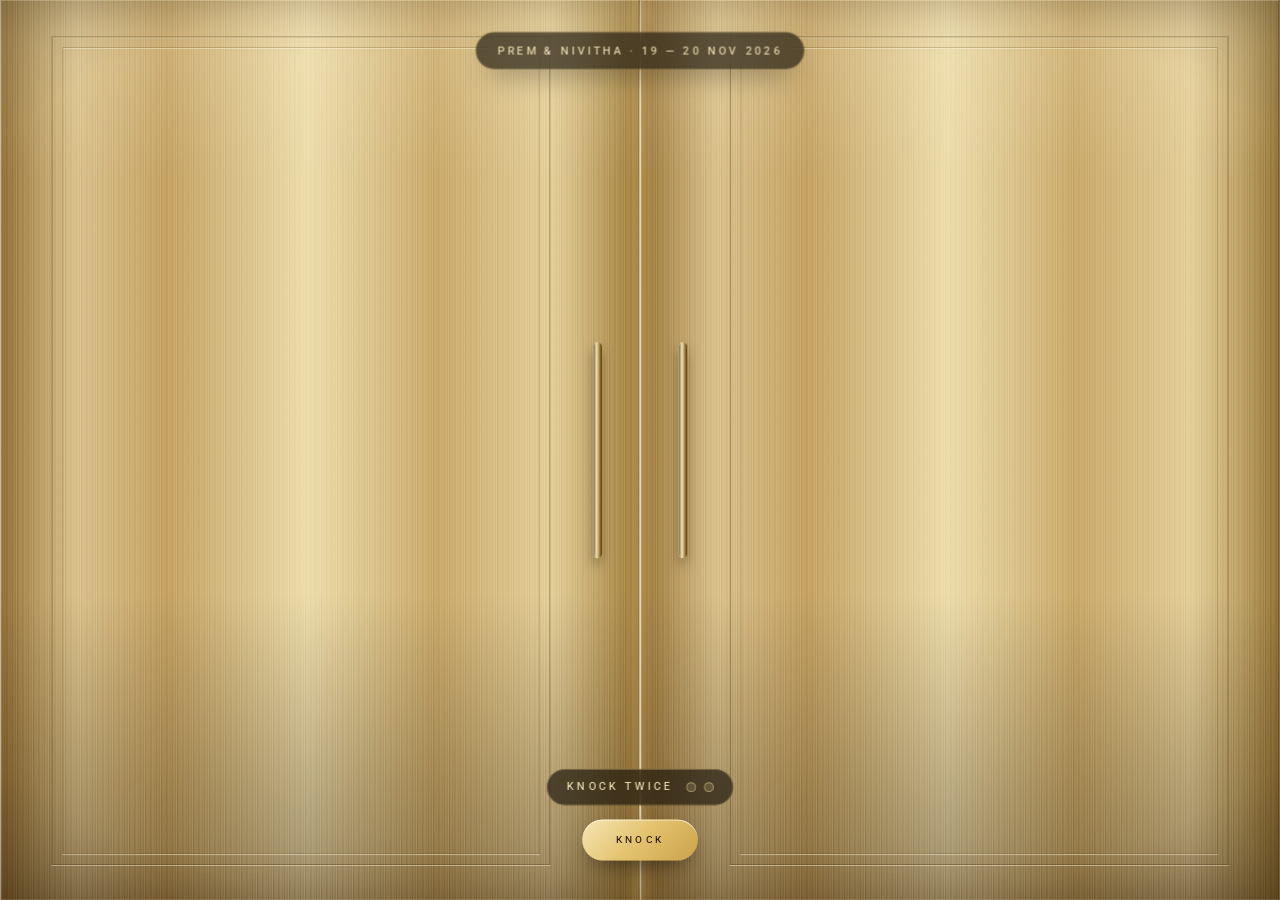
<file: index.html>
<!doctype html>
<html lang="en">
<head>
  <meta charset="utf-8">
  <meta name="viewport" content="width=device-width, initial-scale=1, viewport-fit=cover">
  <title>Prem &amp; Nivitha · 19 &amp; 20 November 2026 · Karur</title>
  <meta name="description" content="Prem &amp; Nivitha are getting married in Karur on 19 &amp; 20 November 2026. Knock twice to come in.">
  <meta name="theme-color" content="#FBF9F4">
  <!-- Link previews (WhatsApp, Slack…). After deploying, make og:image / og:url absolute URLs. -->
  <meta property="og:type" content="website">
  <meta property="og:title" content="Prem &amp; Nivitha are getting married">
  <meta property="og:description" content="19 &amp; 20 November 2026 · Karur. Knock twice to come in.">
  <meta property="og:image" content="assets/img/og-image.jpg">
  <meta name="twitter:card" content="summary_large_image">
  <link rel="icon" href="assets/img/favicon.svg" type="image/svg+xml">
  <style>
    html, body { margin: 0; height: 100%; overflow: hidden; background: #FBF9F4; }
    #stage { position: fixed; left: 0; top: 0; border: 0; transform-origin: 0 0; background: #FBF9F4; visibility: hidden; }
  </style>
</head>
<body>
  <!--
    Same proportions on every screen: the site is built for a fixed-width "design stage" (1440px wide on
    desktop, 390px on phones) and this shell scales that stage uniformly to the real screen width.
    The stage runs in an iframe so its media queries / vw units see the design size, not the device size.
    Only the stage's height follows the screen, so the content never reflows between devices.
  -->
  <iframe id="stage" title="Prem &amp; Nivitha · wedding invitation" allow="autoplay; clipboard-write; web-share"></iframe>
  <noscript><p style="font:16px sans-serif;padding:24px">This site needs JavaScript to come alive. Please enable it.</p></noscript>
  <script>
    (function () {
      var f = document.getElementById('stage');
      f.src = 'app.html' + location.search + location.hash;
      f.addEventListener('load', function () { f.style.visibility = 'visible'; try { f.contentWindow.focus(); } catch (e) {} });

      function fit() {
        var W = window.innerWidth, H = window.innerHeight;
        var portrait = H > W * 1.1;
        var design = (W < 700 || portrait) ? (W < 500 ? 390 : 600) : 1440;
        var s = W / design;
        f.style.width = design + 'px';
        f.style.height = (H / s) + 'px';
        f.style.transform = 'scale(' + s + ')';
      }
      fit();
      window.addEventListener('resize', fit);
      window.addEventListener('orientationchange', fit);
      if (window.visualViewport) window.visualViewport.addEventListener('resize', fit);
    })();
  </script>
</body>
</html>
</file>
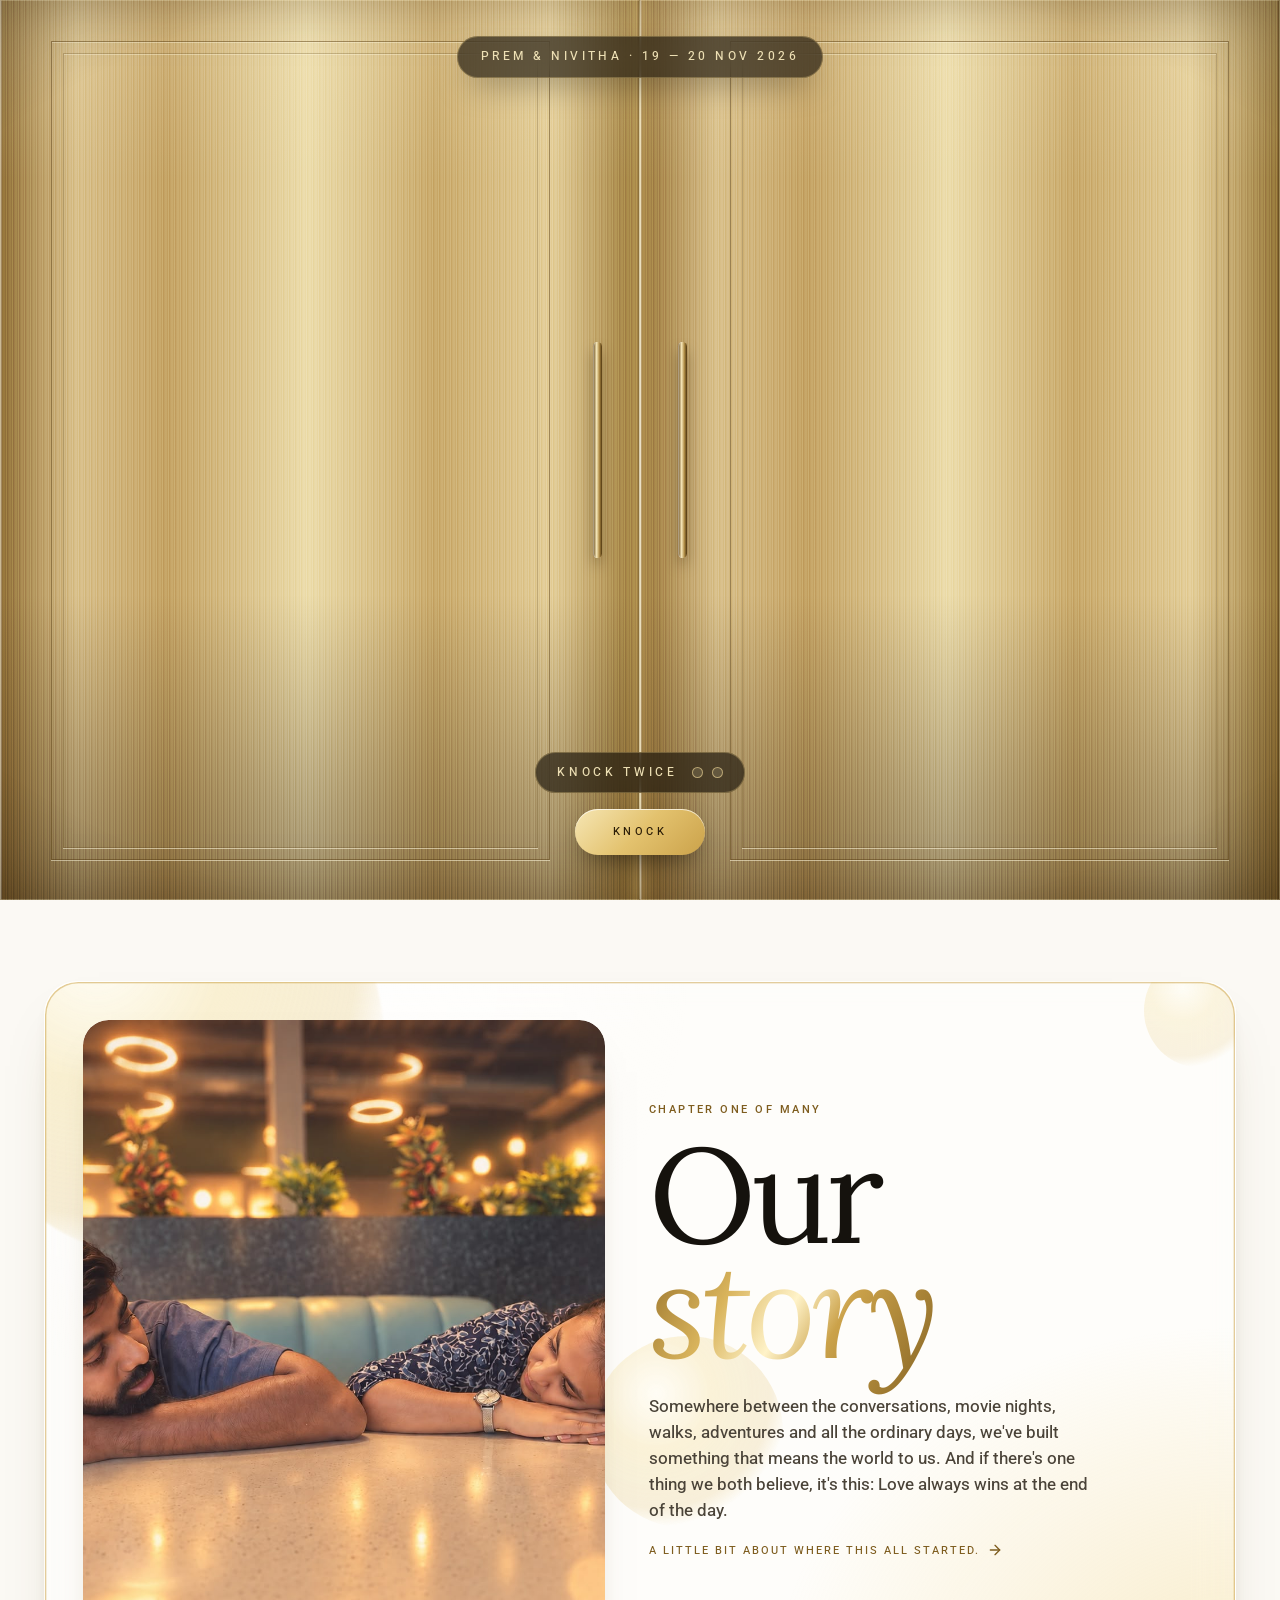
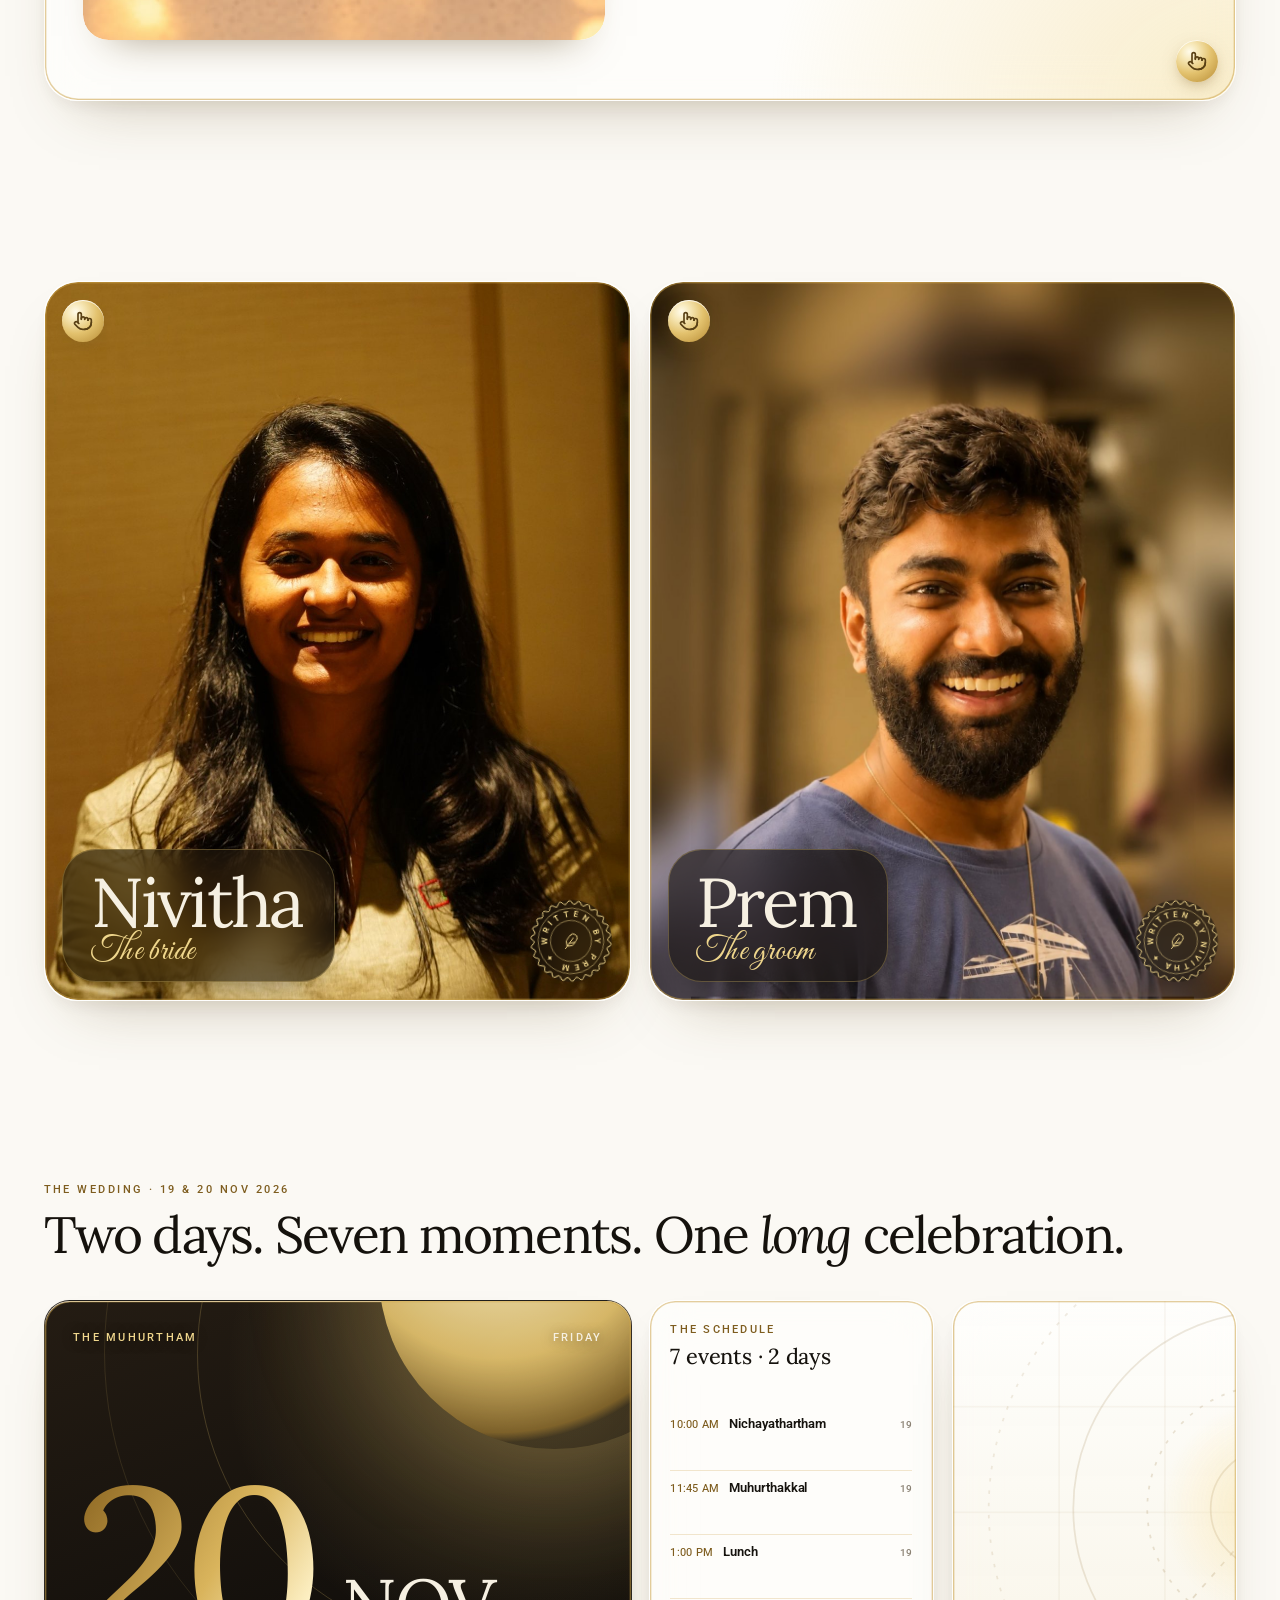
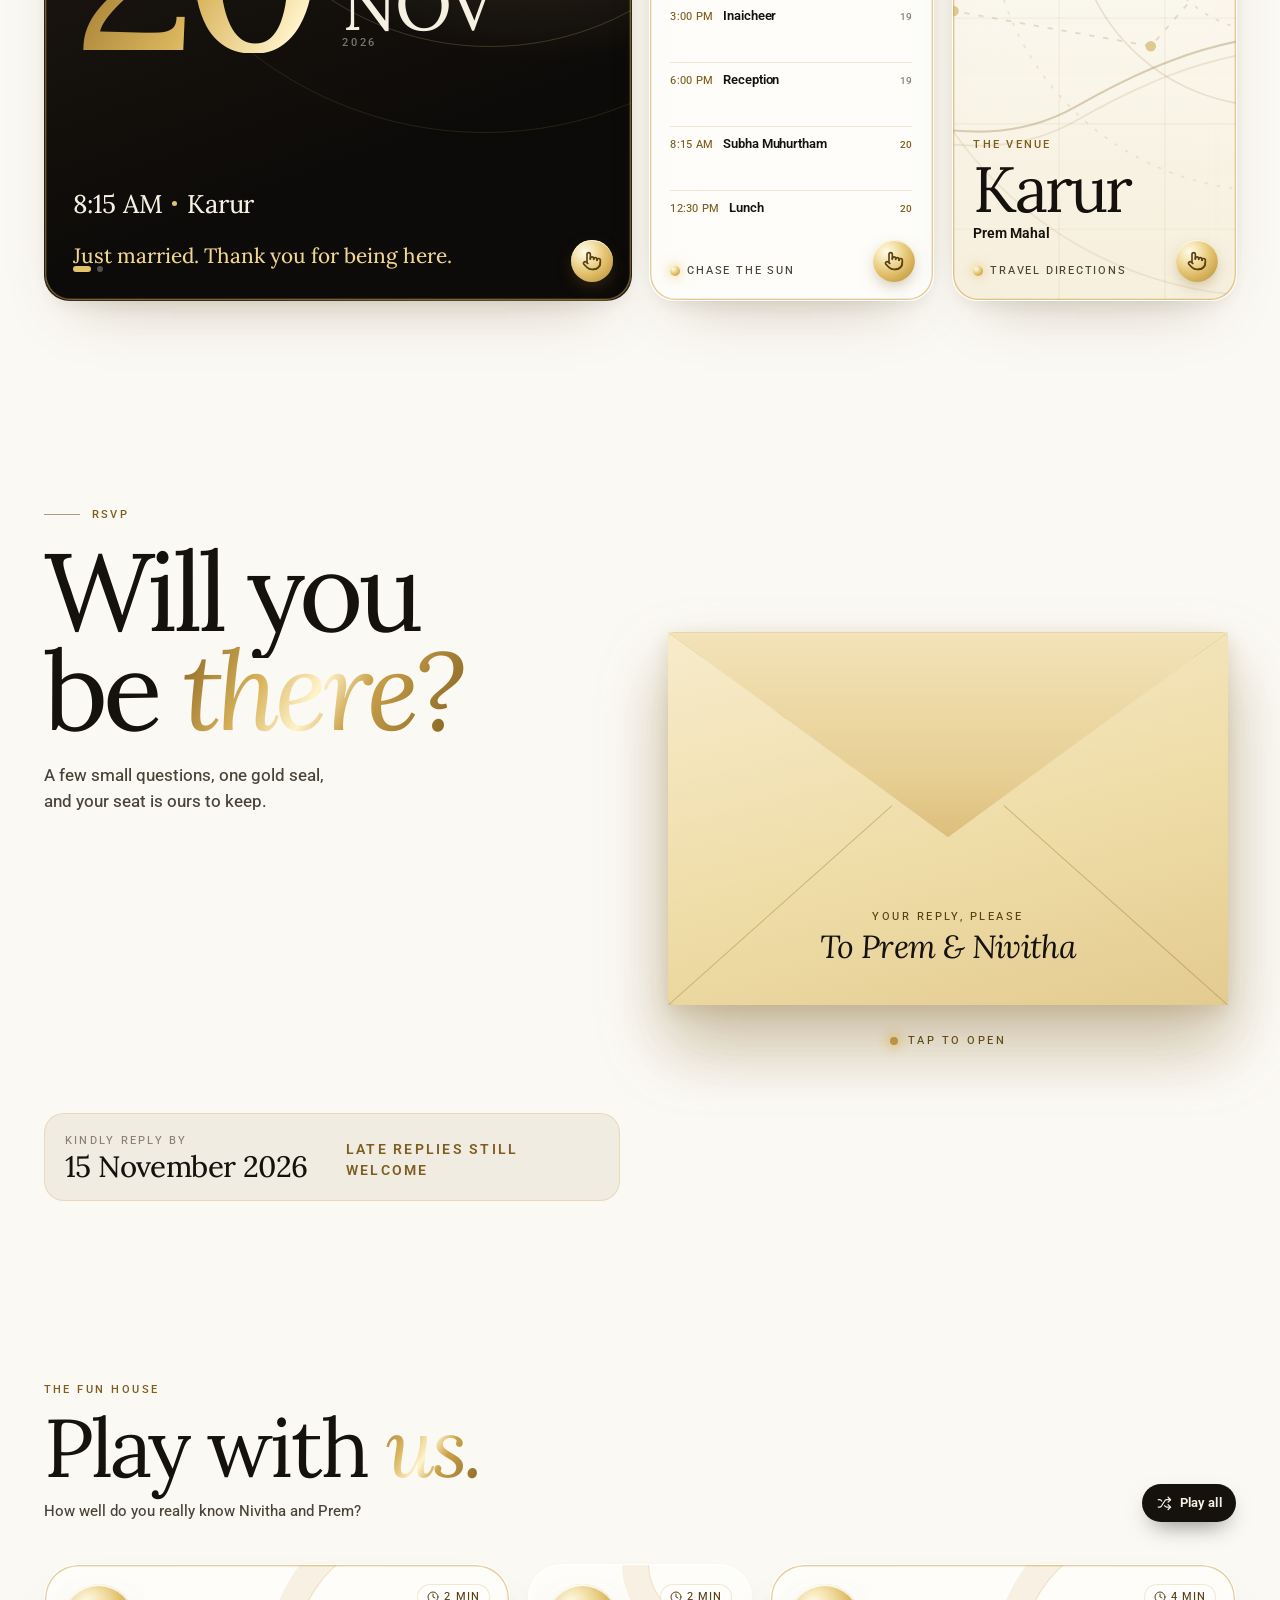
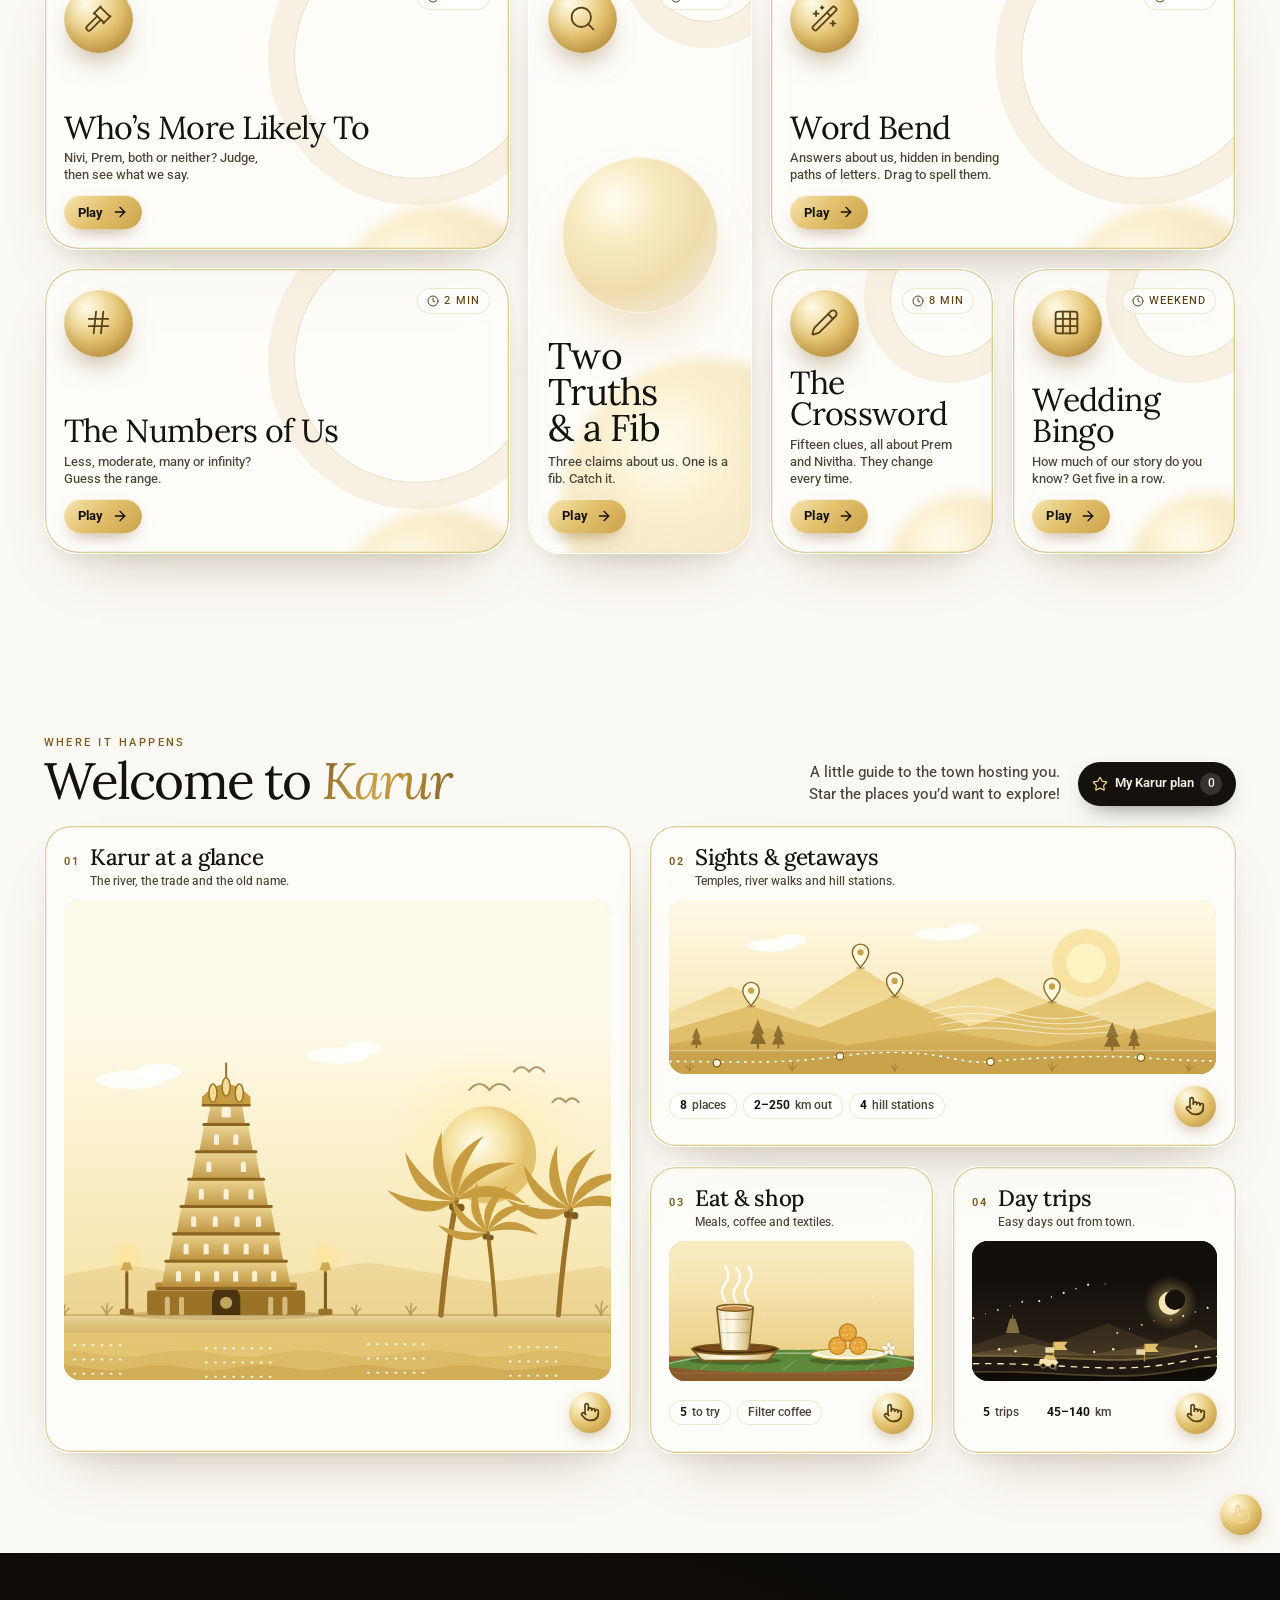
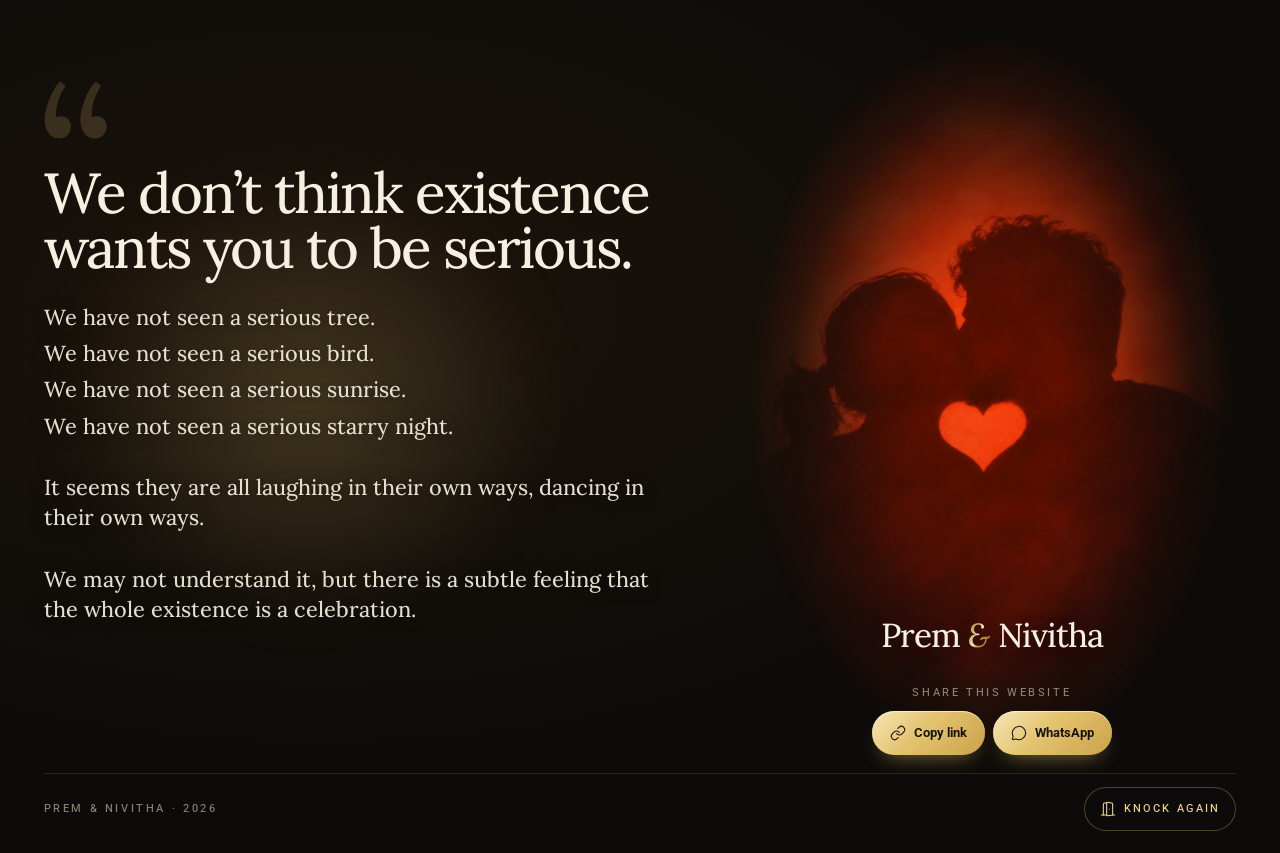
<file: app.html>
<!doctype html>
<html lang="en" class="no-js is-door" data-theme="light">
<head>
  <meta charset="utf-8">
  <meta name="viewport" content="width=device-width, initial-scale=1, viewport-fit=cover">
  <title>Prem &amp; Nivitha · 19 &amp; 20 November 2026 · Karur</title>
  <meta name="description" content="Prem &amp; Nivitha are getting married in Karur on 19 &amp; 20 November 2026. Knock twice to come in.">
  <meta name="theme-color" content="#FBF9F4">
  <!-- Link previews (WhatsApp, Slack…). After deploying, make og:image / og:url absolute URLs. -->
  <meta property="og:type" content="website">
  <meta property="og:title" content="Prem &amp; Nivitha are getting married">
  <meta property="og:description" content="19 &amp; 20 November 2026 · Karur. Knock twice to come in.">
  <meta property="og:image" content="assets/img/og-image.jpg">
  <meta name="twitter:card" content="summary_large_image">
  <link rel="icon" href="assets/img/favicon.svg" type="image/svg+xml">

  <link rel="preconnect" href="https://fonts.googleapis.com">
  <link rel="preconnect" href="https://fonts.gstatic.com" crossorigin>
  <link rel="stylesheet" href="https://fonts.googleapis.com/css2?family=Lora:ital,wght@0,400;0,500;0,600;1,400;1,500&amp;family=Roboto:wght@300;400;500;700&amp;family=Great+Vibes&amp;display=swap">

  <script>
    // The page runs inside the scaling shell (index.html); share links must point at the shell, not this file.
    window.__pageLoc = (function () { try { return window.parent !== window ? window.parent.location : location; } catch (e) { return location; } })();
    // Before paint: show the door unless ?skipdoor=1 or already opened this session.
    (function () {
      var d = document.documentElement, skip = false;
      d.classList.remove('no-js'); d.classList.add('js');
      try { skip = /[?&]skipdoor=1/.test(location.search) || /^#.+/.test(location.hash) || sessionStorage.getItem('kalyanam:doorSeen') === 'true'; } catch (e) {}
      if (skip) d.classList.remove('is-door');
    })();
  </script>

  <link rel="stylesheet" href="assets/css/base.css">
  <link rel="stylesheet" href="assets/css/characters.css">
  <link rel="stylesheet" href="assets/css/sections/door.css">
  <link rel="stylesheet" href="assets/css/sections/home.css">
  <link rel="stylesheet" href="assets/css/sections/story.css">
  <link rel="stylesheet" href="assets/css/sections/us.css">
  <link rel="stylesheet" href="assets/css/sections/wedding.css">
  <link rel="stylesheet" href="assets/css/sections/play.css">
  <link rel="stylesheet" href="assets/css/sections/play-games-a.css">
  <link rel="stylesheet" href="assets/css/sections/play-games-b.css">
  <link rel="stylesheet" href="assets/css/sections/play-games-c.css">
  <link rel="stylesheet" href="assets/css/sections/karur.css">
  <link rel="stylesheet" href="assets/css/sections/rsvp.css">
  <link rel="stylesheet" href="assets/css/sections/footer.css">
</head>
<body>
  <canvas id="orbs" aria-hidden="true"></canvas>

  <!-- The knock-twice door (rendered by sections/door.js) -->
  <div id="door" aria-label="Welcome"></div>

  <header id="hud" class="hud">
    <a class="hud__mono" href="#home" data-goto="home" aria-label="Back to the top"><i aria-hidden="true"></i><span>P·N</span></a>
    <div class="hud__r">
      <button class="hud__btn" id="hud-sound" type="button" aria-label="Sound"></button>
      <a class="hud__pill" href="#rsvp" data-goto="rsvp">RSVP</a>
    </div>
  </header>

  <main id="world">
    <section id="home"    class="screen screen--flush" data-section data-dock data-title="Home"    data-icon="home"      data-theme="light"></section>
    <section id="story"   class="screen" data-section data-dock data-title="Our Story" data-icon="book-open" data-theme="light"></section>
    <section id="us"      class="screen" data-section data-dock data-title="The Couple" data-icon="heart"    data-theme="light"></section>
    <section id="wedding" class="screen" data-section data-dock data-title="The Wedding" data-icon="calendar" data-theme="light"></section>
    <section id="rsvp"    class="screen screen--flush" data-section data-dock data-title="RSVP" data-icon="mail" data-theme="light"></section>
    <section id="play"    class="screen" data-section data-dock data-title="Fun House" data-icon="dice-5"   data-theme="light"></section>
    <section id="karur"   class="screen" data-section data-dock data-title="Karur"     data-icon="map-pin"   data-theme="light"></section>
    <footer  id="footer"  class="screen screen--flush" data-section data-title="Footer" data-theme="dark"></footer>
  </main>

  <nav id="dock" class="dock" aria-label="Sections"></nav>
  <div id="toasts" aria-live="polite"></div>
  <div id="cursor" aria-hidden="true"><i></i></div>
  <noscript><p class="noscript">This site needs JavaScript to come alive. Please enable it.</p></noscript>

  <script src="assets/vendor/gsap/gsap.min.js" defer></script>
  <script src="assets/vendor/gsap/ScrollTrigger.min.js" defer></script>
  <script src="assets/vendor/gsap/Draggable.min.js" defer></script>
  <script src="assets/vendor/gsap/InertiaPlugin.min.js" defer></script>
  <script src="assets/vendor/gsap/MotionPathPlugin.min.js" defer></script>
  <script src="assets/vendor/gsap/DrawSVGPlugin.min.js" defer></script>
  <script src="assets/vendor/gsap/SplitText.min.js" defer></script>
  <script src="assets/vendor/gsap/ScrollToPlugin.min.js" defer></script>
  <script src="assets/vendor/gsap/CustomEase.min.js" defer></script>
  <script src="assets/vendor/gsap/Flip.min.js" defer></script>
  <script src="assets/vendor/gsap/TextPlugin.min.js" defer></script>
  <script type="module" src="assets/js/main.js"></script>
</body>
</html>
</file>
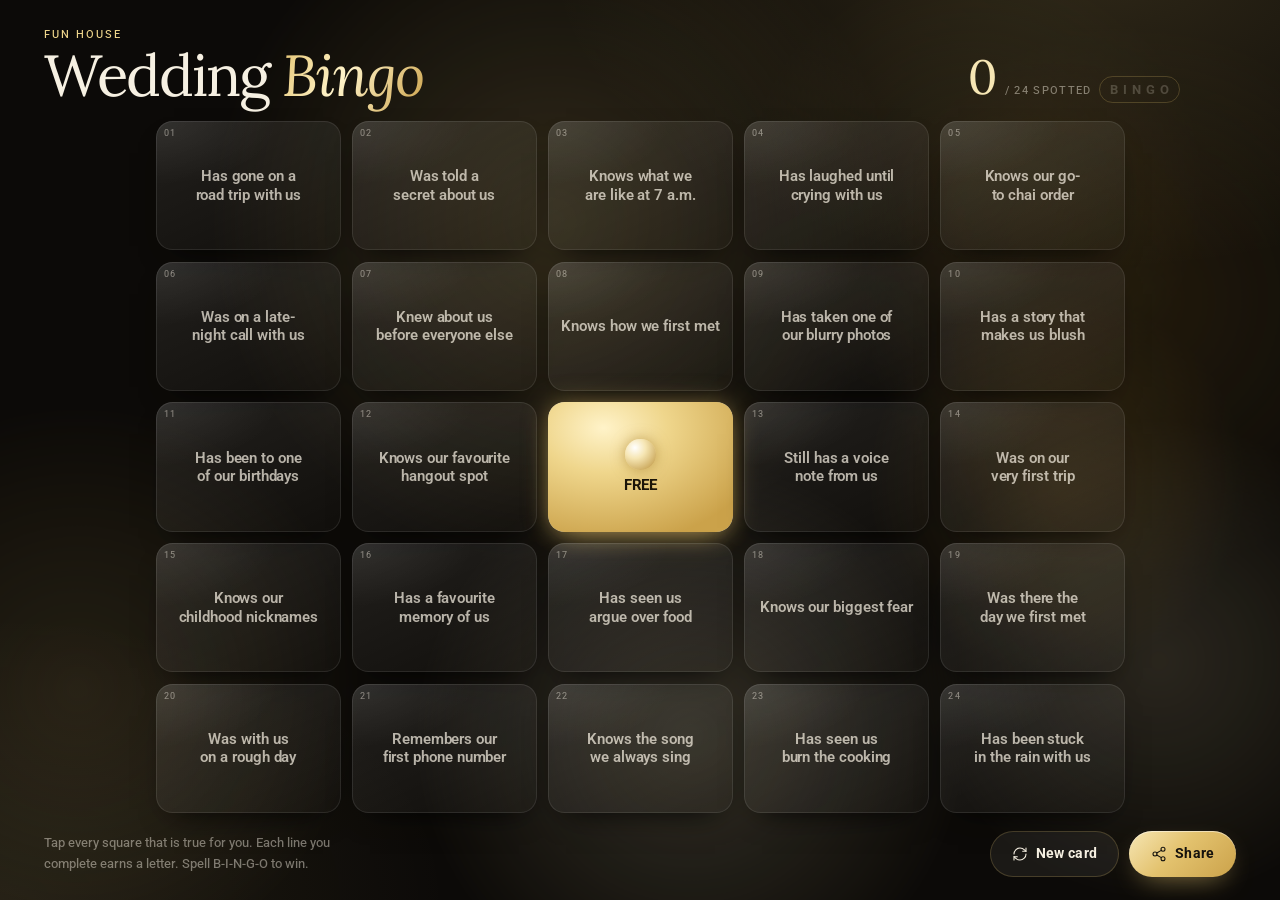
<file: dev/game.html>
<!doctype html>
<html lang="en" data-theme="dark" class="js">
<head>
  <meta charset="utf-8">
  <meta name="viewport" content="width=device-width, initial-scale=1, viewport-fit=cover">
  <title>Game harness</title>
  <link rel="stylesheet" href="https://fonts.googleapis.com/css2?family=Lora:ital,wght@0,400;0,500;0,600;1,400;1,500&amp;family=Roboto:wght@300;400;500;700&amp;display=swap">
  <link rel="stylesheet" href="../assets/css/base.css">
  <link rel="stylesheet" href="../assets/css/sections/play-games-b.css">
  <link rel="stylesheet" href="../assets/css/sections/play-games-a.css">
  <link rel="stylesheet" href="../assets/css/sections/play-games-c.css">
  <link rel="stylesheet" href="../assets/css/sections/play.css">
  <style>
    html, body { height: 100%; background: #0D0B09; overflow: hidden; }
    #orbs { position: fixed; inset: 0; width: 100%; height: 100%; z-index: 0; pointer-events: none; }
    #stage { position: fixed; inset: 0; z-index: 1; background: rgba(13,11,9,.55); overflow: hidden; }
    #stage > div { position: relative; height: 100%; overflow: auto; }
    #toasts { position: fixed; bottom: 20px; left: 50%; transform: translateX(-50%); z-index: 9; color: #fff; font: 13px Roboto; }
    #log { position: fixed; z-index: 99; bottom: 4px; right: 6px; font: 10px monospace; color: #888; pointer-events: none; }
  </style>
</head>
<body>
  <canvas id="orbs"></canvas>
  <div id="stage"></div><div id="toasts"></div><div id="log"></div>
  <script type="module">
    import { orbs } from '../assets/js/core/orbs.js';
    import { sound } from '../assets/js/lib/sound.js';
    import { toast } from '../assets/js/core/toast.js';
    import site from '../content/site.js';
    const id = new URLSearchParams(location.search).get('id') || 'bingo';
    orbs.init(); orbs.setTheme('dark');
    const [mod, content] = await Promise.all([import(`../assets/js/games/${id}.js`), import(`../content/games/${id}.js`)]);
    const c = document.createElement('div'); c.className = 'pl-stage'; document.getElementById('stage').appendChild(c);
    window.__finish = null;
    const ctx = { content: content.default, site, orbs, sound, toast, sheet: {}, best: null,
      finish(r) { window.__finish = r; document.getElementById('log').textContent = 'finish ' + JSON.stringify(r); } };
    window.__cleanup = mod.mount(c, ctx);
  </script>
</body>
</html>
</file>
<file: assets/css/base.css>
/* ==========================================================================
   KALYANAM v2 · "Aurora" design system
   Light, luminous, editorial. Warm whites + liquid gold, glass surfaces, orbs of light.
   Everything is full-screen: each section is exactly one viewport on a laptop.
   ========================================================================== */

:root {
  --vh1: 9px;                          /* 1vh of the 1440×900 design stage – see index.html shell */
  /* Surfaces */
  --white: #FFFFFF;
  --paper: #FBF9F4;
  --mist: #F4EFE4;
  --champagne: #EADFC2;
  --night: #0D0B09;
  --night-2: #171310;
  --night-3: #221C15;

  /* Gold */
  --gold-200: #F6E6B4;
  --gold-300: #EFD68C;
  --gold-400: #E3C26E;
  --gold-500: #CBA24A;
  --gold-600: #A98030;
  --gold-700: #7E5D1F;   /* text-safe gold on light */
  --gold-800: #5A4115;

  /* Ink */
  --ink: #15120D;
  --ink-2: #4A4338;
  --ink-3: #8A8173;

  /* Foils */
  --gold-grad: linear-gradient(120deg, #8A6420 0%, #D9B45C 30%, #FFF3C9 48%, #CBA24A 62%, #7E5D1F 100%);
  --gold-fill: linear-gradient(135deg, #F6E6B4 0%, #E3C26E 45%, #CBA24A 100%);
  --orb-gold: radial-gradient(circle at 32% 28%, #FFFBEA 0%, #F6E6B4 22%, #E3C26E 52%, #B68A33 100%);

  /* Glass */
  --glass: rgba(255, 255, 255, .58);
  --glass-strong: rgba(255, 255, 255, .8);
  --glass-line: rgba(255, 255, 255, .75);
  --glass-ring: rgba(203, 162, 74, .26);
  --glass-shadow: 0 1px 0 rgba(255, 255, 255, .9) inset, 0 -1px 0 rgba(203, 162, 74, .08) inset,
                  0 30px 60px -34px rgba(90, 65, 21, .35), 0 8px 24px -12px rgba(90, 65, 21, .16);
  --blur: 22px;

  /* Type */
  --f-display: 'Lora', Georgia, 'Times New Roman', serif;
  --f-ui: 'Roboto', system-ui, -apple-system, 'Segoe UI', sans-serif;
  --f-mono: 'Roboto', system-ui, -apple-system, 'Segoe UI', sans-serif;

  --fs-mega: clamp(3.6rem, 11.5vw, 10.5rem);
  --fs-display: clamp(2.6rem, 6.4vw, 6rem);
  --fs-h2: clamp(2rem, 4.2vw, 3.6rem);
  --fs-h3: clamp(1.35rem, 2.2vw, 1.9rem);
  --fs-lead: clamp(1.02rem, 1.45vw, 1.25rem);
  --fs-body: clamp(.94rem, 1.05vw, 1.04rem);
  --fs-small: .84rem;
  --fs-label: .7rem;

  /* Layout */
  --pad: clamp(16px, 3.4vw, 56px);
  --top: clamp(64px, calc(9 * var(--vh1)), 88px);        /* room for the HUD */
  --bottom: clamp(84px, calc(11 * var(--vh1)), 108px);   /* room for the dock */
  --gap: clamp(10px, 1.4vw, 18px);
  --r-xl: clamp(24px, 2.6vw, 36px);
  --r-l: clamp(18px, 2vw, 28px);
  --r-m: 16px;
  --r-s: 10px;
  --safe-t: env(safe-area-inset-top, 0px);
  --safe-b: env(safe-area-inset-bottom, 0px);

  /* Motion */
  --ease: cubic-bezier(.22, 1, .36, 1);
  --ease-io: cubic-bezier(.65, 0, .35, 1);
  --ease-spring: cubic-bezier(.34, 1.4, .64, 1);

  /* Layers */
  --z-orbs: -2;
  --z-hud: 40;
  --z-dock: 45;
  --z-sheet: 80;
  --z-toast: 90;
  --z-door: 100;

  /* Live theme tokens (flip with data-theme) */
  --bg: var(--paper);
  --fg: var(--ink);
  --fg-2: var(--ink-2);
  --fg-3: var(--ink-3);
  --accent-text: var(--gold-700);
  color-scheme: light;
}
html[data-theme="dark"] {
  --bg: var(--night);
  --fg: #F6F0E2;
  --fg-2: rgba(246, 240, 226, .72);
  --fg-3: rgba(246, 240, 226, .46);
  --accent-text: var(--gold-300);
  --glass: rgba(255, 255, 255, .06);
  --glass-strong: rgba(255, 255, 255, .1);
  --glass-line: rgba(255, 255, 255, .12);
  --glass-ring: rgba(227, 194, 110, .22);
  --glass-shadow: 0 1px 0 rgba(255, 255, 255, .08) inset, 0 30px 60px -30px rgba(0, 0, 0, .7);
  color-scheme: dark;
}

/* ---------- Reset ---------- */
*, *::before, *::after { box-sizing: border-box; }
* { margin: 0; }
html {
  -webkit-text-size-adjust: 100%; text-size-adjust: 100%;
  -webkit-tap-highlight-color: transparent;
  background: var(--bg);
  transition: background-color .9s var(--ease-io);
  overflow-x: clip;
  scroll-behavior: auto;
}
body {
  min-height: 100svh;
  font-family: var(--f-ui); font-size: var(--fs-body); line-height: 1.55; font-weight: 450;
  color: var(--fg);
  background: transparent;
  overflow-x: clip;
  -webkit-font-smoothing: antialiased; -moz-osx-font-smoothing: grayscale; text-rendering: optimizeLegibility;
  transition: color .6s var(--ease-io);
}
img, svg, canvas, video { display: block; max-width: 100%; }
button, input, textarea, select { font: inherit; color: inherit; }
button { cursor: pointer; background: none; border: 0; padding: 0; }
a { color: inherit; text-decoration-thickness: 1px; text-underline-offset: .22em; }
h1, h2, h3, h4 { font-family: var(--f-display); font-weight: 400; line-height: .98; letter-spacing: -.02em; text-wrap: balance; }
p { text-wrap: pretty; }
::selection { background: var(--gold-300); color: var(--ink); }
[hidden] { display: none !important; }
:focus { outline: none; }
:focus-visible { outline: 2px solid var(--gold-500); outline-offset: 3px; border-radius: 10px; }
.sr-only { position: absolute; width: 1px; height: 1px; margin: -1px; padding: 0; overflow: hidden; clip: rect(0 0 0 0); white-space: nowrap; border: 0; }

html.is-door, html.is-door body, html.is-locked, html.is-locked body { overflow: hidden; }
html.is-door body { touch-action: none; }
html.is-door #hud, html.is-door #dock { opacity: 0; pointer-events: none; transform: translateY(12px); }

/* ---------- Page layers ---------- */
#orbs { position: fixed; inset: 0; z-index: var(--z-orbs); pointer-events: none; width: 100%; height: 100%; }
body::before { /* film grain */
  content: ''; position: fixed; inset: 0; z-index: -1; pointer-events: none; opacity: .5; mix-blend-mode: multiply;
  background-image: url("data:image/svg+xml;utf8,<svg xmlns='http://www.w3.org/2000/svg' width='160' height='160'><filter id='n'><feTurbulence type='fractalNoise' baseFrequency='.9' numOctaves='2' stitchTiles='stitch'/><feColorMatrix values='0 0 0 0 .35  0 0 0 0 .27  0 0 0 0 .1  0 0 0 .07 0'/></filter><rect width='100%' height='100%' filter='url(%23n)'/></svg>");
}
html[data-theme="dark"] body::before { mix-blend-mode: screen; opacity: .35; }
main { position: relative; z-index: 1; }

/* ---------- Screens (one viewport each) ---------- */
.screen {
  position: relative;
  min-height: 100svh;
  padding: var(--top) var(--pad) var(--bottom);
  display: grid;
  grid-template-rows: auto minmax(0, 1fr);
  gap: clamp(12px, calc(2.2 * var(--vh1)), 24px);
  scroll-snap-align: start;
  scroll-margin-top: 0;
}
.screen--flush { grid-template-rows: minmax(0, 1fr); }
.screen__head { display: flex; align-items: end; justify-content: space-between; gap: 24px; flex-wrap: wrap; }
.screen__title { font-size: var(--fs-h2); }
.screen__lead { max-width: 46ch; color: var(--fg-2); font-size: var(--fs-lead); line-height: 1.45; }
.stage { min-height: 0; display: grid; gap: var(--gap); }
/* idle settling is handled in core/snap.js (a slow glide), so no native scroll-snap here */
html.is-locked { scroll-snap-type: none; }

/* ---------- Type helpers ---------- */
.eyebrow { font-family: var(--f-mono); font-size: var(--fs-label); letter-spacing: .22em; text-transform: uppercase; color: var(--accent-text); font-weight: 500; }
.display { font-family: var(--f-display); font-size: var(--fs-display); line-height: .92; letter-spacing: -.035em; }
.display em, .serif-i { font-family: var(--f-display); font-style: italic; }
.gold { background: var(--gold-grad); -webkit-background-clip: text; background-clip: text; color: transparent; -webkit-text-fill-color: transparent; }
html[data-theme="dark"] .gold { background-image: linear-gradient(120deg, #E3C26E 0%, #FFF3C9 45%, #CBA24A 100%); }
.muted { color: var(--fg-2); }
.faint { color: var(--fg-3); }
.mono { font-family: var(--f-mono); letter-spacing: .04em; }

/* ---------- Glass cards ---------- */
.card {
  position: relative; isolation: isolate; overflow: hidden;
  border-radius: var(--r-l);
  background: var(--glass);
  -webkit-backdrop-filter: blur(var(--blur)) saturate(1.4); backdrop-filter: blur(var(--blur)) saturate(1.4);
  box-shadow: var(--glass-shadow);
  border: 1px solid var(--glass-line);
  padding: clamp(16px, 1.9vw, 28px);
  transition: transform .5s var(--ease), box-shadow .5s var(--ease), background-color .4s;
}
.card::before { /* gold hairline ring */
  content: ''; position: absolute; inset: 0; border-radius: inherit; pointer-events: none; z-index: 2;
  box-shadow: inset 0 0 0 1px var(--glass-ring);
}
.card::after { /* soft light that follows the pointer (set --mx/--my in px via cursor.js) */
  content: ''; position: absolute; inset: 0; pointer-events: none; z-index: 1; opacity: 0; transition: opacity .4s;
  background: radial-gradient(420px circle at var(--mx, 50%) var(--my, 0%), rgba(255, 244, 205, .55), transparent 60%);
}
html[data-theme="dark"] .card::after { background: radial-gradient(420px circle at var(--mx, 50%) var(--my, 0%), rgba(227, 194, 110, .18), transparent 60%); }
.card.is-live:hover::after { opacity: 1; }
.card--open { cursor: pointer; }
.card--open:hover { transform: translateY(-4px); }
.card--open:active { transform: translateY(-1px) scale(.992); }
.card > * { position: relative; z-index: 3; }
.card--dark { --fg: #F6F0E2; --fg-2: rgba(246, 240, 226, .72); --fg-3: rgba(246, 240, 226, .46); --accent-text: var(--gold-300);
  color: var(--fg); background: linear-gradient(160deg, rgba(34, 28, 21, .94), rgba(13, 11, 9, .96)); border-color: rgba(255, 255, 255, .08); }
.card--gold { background: var(--gold-fill); border-color: rgba(255, 255, 255, .5); color: var(--ink); --fg-2: rgba(21, 18, 13, .72); --fg-3: rgba(21, 18, 13, .5); --accent-text: var(--gold-800); }
.card--fill { padding: 0; }

/* The "expand" affordance: a little gold orb with a plus */
.plus {
  position: absolute; z-index: 4; right: clamp(12px, 1.4vw, 20px); bottom: clamp(12px, 1.4vw, 20px);
  width: 40px; height: 40px; border-radius: 50%;
  display: grid; place-items: center;
  background: var(--orb-gold); color: var(--gold-800);
  box-shadow: 0 6px 18px -6px rgba(126, 93, 31, .6), inset 0 1px 0 rgba(255, 255, 255, .8);
  transition: transform .5s var(--ease-spring);
}
.plus svg { width: 18px; height: 18px; transition: transform .5s var(--ease-spring); }
.card--open:hover .plus { transform: scale(1.1); }
.card--open:hover .plus svg { transform: rotate(90deg); }
.plus--tl { right: auto; left: clamp(12px, 1.4vw, 20px); bottom: auto; top: clamp(12px, 1.4vw, 20px); }

/* Clickable cards: the gold orb carries a little hand that taps, with a ripple ring, plus a resting gold edge. No words; it reads as tappable even without hover (phones) */
.plus--tap { width: 42px; height: 42px; }
.plus--tap svg { width: 20px; height: 20px; transform-origin: 40% 85%; animation: k-tap 3.2s var(--ease) infinite; }
.plus__ripple { position: absolute; inset: 0; border-radius: 50%; pointer-events: none; border: 2px solid rgba(203, 162, 74, .75); opacity: 0; animation: k-ripple 3.2s var(--ease) infinite; }
.card--cue::before { box-shadow: inset 0 0 0 1px var(--glass-ring), inset 0 0 0 1.5px rgba(203, 162, 74, .38); }
.card--cue:hover, .card--cue:focus-visible { box-shadow: var(--glass-shadow), 0 0 0 2px rgba(203, 162, 74, .7), 0 18px 40px -16px rgba(126, 93, 31, .55); }
.card--cue:focus-visible { outline: none; }
/* Hover: the card lifts, the orb swells and the hand taps fast with a double ripple */
.card--open:hover { transform: translateY(-8px) scale(1.012); }
.card--open:hover .plus--tap { transform: scale(1.28); box-shadow: 0 10px 26px -6px rgba(126, 93, 31, .75), 0 0 0 5px rgba(203, 162, 74, .22), inset 0 1px 0 rgba(255, 255, 255, .8); }
.card--open:hover .plus--tap svg { animation: k-tap-fast .9s var(--ease) infinite; }
.card--open:hover .plus--tap .plus__ripple { animation: k-ripple-fast .9s ease-out infinite; }
.card--open:hover .plus--tap::after { content: ''; position: absolute; inset: 0; border-radius: 50%; pointer-events: none; border: 2px solid rgba(203, 162, 74, .6); opacity: 0; animation: k-ripple-fast .9s ease-out .3s infinite; }
@keyframes k-tap-fast {
  0%, 100% { transform: translateY(0) rotate(0) scale(1); }
  35% { transform: translateY(-5px) rotate(-12deg); }
  60% { transform: translateY(2px) rotate(0) scale(.84); }
}
@keyframes k-ripple-fast {
  0% { transform: scale(1); opacity: .95; }
  100% { transform: scale(2.3); opacity: 0; }
}
@keyframes k-tap {
  0%, 58%, 100% { transform: translateY(0) rotate(0); }
  68% { transform: translateY(-4px) rotate(-10deg); }
  78% { transform: translateY(2px) scale(.88) rotate(0); }
  88% { transform: translateY(0) scale(1); }
}
@keyframes k-ripple {
  0%, 74% { transform: scale(1); opacity: 0; }
  78% { opacity: .9; }
  100% { transform: scale(1.9); opacity: 0; }
}
@media (prefers-reduced-motion: reduce) { .plus--tap svg, .plus__ripple, .plus--tap::after { animation: none !important; } }

/* ---------- Buttons & chips ---------- */
.btn {
  --h: 48px;
  display: inline-flex; align-items: center; justify-content: center; gap: .6em;
  height: var(--h); padding: 0 1.5em; border-radius: 999px;
  font-weight: 650; font-size: .94rem; letter-spacing: .01em; text-decoration: none; white-space: nowrap;
  color: var(--ink); background: var(--gold-fill);
  box-shadow: inset 0 1px 0 rgba(255, 255, 255, .7), 0 10px 24px -10px rgba(126, 93, 31, .6);
  transition: transform .4s var(--ease), box-shadow .4s var(--ease), filter .3s;
}
.btn:hover { transform: translateY(-2px); filter: saturate(1.1) brightness(1.03); }
.btn:active { transform: translateY(1px) scale(.98); }
.btn svg { width: 1.1em; height: 1.1em; }
.btn--ghost { background: var(--glass); color: var(--fg); box-shadow: inset 0 0 0 1px var(--glass-ring); -webkit-backdrop-filter: blur(12px); backdrop-filter: blur(12px); }
.btn--ghost:hover { background: var(--glass-strong); }
.btn--dark { background: var(--ink); color: #F6F0E2; box-shadow: 0 10px 24px -10px rgba(0, 0, 0, .6); }
.btn--sm { --h: 38px; font-size: .84rem; padding: 0 1.1em; }
.btn--lg { --h: 58px; font-size: 1.02rem; padding: 0 2em; }
.btn[disabled] { opacity: .45; pointer-events: none; }
.chip {
  display: inline-flex; align-items: center; gap: .5em; height: 38px; padding: 0 1.05em; border-radius: 999px;
  font-size: .84rem; font-weight: 600; color: var(--fg-2);
  background: var(--glass); box-shadow: inset 0 0 0 1px var(--glass-ring);
  transition: background-color .3s, color .3s, transform .3s var(--ease), box-shadow .3s;
}
.chip:hover { background: var(--glass-strong); color: var(--fg); }
.chip[aria-pressed="true"], .chip.is-active { background: var(--ink); color: #F6F0E2; box-shadow: none; }
html[data-theme="dark"] .chip[aria-pressed="true"], html[data-theme="dark"] .chip.is-active { background: var(--gold-fill); color: var(--ink); }

/* ---------- Forms ---------- */
.field { display: grid; gap: 8px; }
.field > label, .field__label { font-family: var(--f-mono); font-size: var(--fs-label); letter-spacing: .16em; text-transform: uppercase; color: var(--fg-3); }
.input, .textarea {
  width: 100%; border: 0; border-radius: var(--r-m); padding: 16px 18px; font-size: 1.05rem; color: var(--fg);
  background: var(--glass); box-shadow: inset 0 0 0 1px var(--glass-ring);
  transition: box-shadow .3s, background-color .3s;
}
.textarea { min-height: 120px; resize: vertical; line-height: 1.5; }
.input::placeholder, .textarea::placeholder { color: var(--fg-3); }
.input:focus, .textarea:focus { background: var(--glass-strong); box-shadow: inset 0 0 0 2px var(--gold-500), 0 0 0 6px rgba(203, 162, 74, .16); }
.input[aria-invalid="true"] { box-shadow: inset 0 0 0 2px #C0463A; }
.field__error { font-size: .85rem; color: #B23A2E; }

/* ---------- HUD (monogram, sound, rsvp) ---------- */
.hud {
  position: fixed; z-index: var(--z-hud); top: 0; left: 0; right: 0;
  padding: calc(var(--safe-t) + 14px) var(--pad) 0;
  display: flex; align-items: center; justify-content: space-between; pointer-events: none;
  transition: opacity .6s var(--ease), transform .6s var(--ease);
}
.hud > * { pointer-events: auto; }
.hud__mono {
  display: inline-flex; align-items: center; gap: 10px; height: 42px; padding: 0 16px 0 6px; border-radius: 999px;
  font-family: var(--f-display); font-size: 1.25rem; letter-spacing: -.01em; color: var(--fg); text-decoration: none;
  background: var(--glass); -webkit-backdrop-filter: blur(16px); backdrop-filter: blur(16px); box-shadow: inset 0 0 0 1px var(--glass-ring);
}
.hud__mono i { width: 30px; height: 30px; border-radius: 50%; background: var(--orb-gold); display: block; box-shadow: inset 0 1px 0 rgba(255, 255, 255, .8), 0 4px 10px -4px rgba(126, 93, 31, .6); }
.hud__r { display: flex; gap: 8px; align-items: center; }
.hud__btn {
  width: 42px; height: 42px; border-radius: 50%; display: grid; place-items: center; color: var(--fg);
  background: var(--glass); -webkit-backdrop-filter: blur(16px); backdrop-filter: blur(16px); box-shadow: inset 0 0 0 1px var(--glass-ring);
  transition: transform .3s var(--ease), background-color .3s;
}
.hud__btn:hover { transform: scale(1.06); background: var(--glass-strong); }
.hud__btn svg { width: 18px; height: 18px; }
.hud__pill { height: 42px; padding: 0 18px; border-radius: 999px; font-weight: 650; font-size: .86rem; background: var(--ink); color: #F6F0E2; text-decoration: none; display: inline-flex; align-items: center; }
html[data-theme="dark"] .hud__pill { background: var(--gold-fill); color: var(--ink); }
@media (max-width: 520px) { .hud__pill { display: none; } }

/* ---------- Dock (bottom navigation) ---------- */
.dock {
  position: fixed; z-index: var(--z-dock); left: 50%; bottom: calc(var(--safe-b) + 16px); transform: translateX(-50%);
  display: flex; gap: 2px; padding: 6px; border-radius: 999px;
  background: var(--glass-strong); -webkit-backdrop-filter: blur(24px) saturate(1.5); backdrop-filter: blur(24px) saturate(1.5);
  box-shadow: var(--glass-shadow), inset 0 0 0 1px var(--glass-ring);
  transition: opacity .6s var(--ease), transform .6s var(--ease);
  max-width: calc(100vw - 20px);
}
html[data-theme="dark"] .dock { background: rgba(23, 19, 16, .72); }
.dock__ind { position: absolute; top: 6px; left: 0; height: 46px; border-radius: 999px; background: var(--gold-fill); box-shadow: inset 0 1px 0 rgba(255, 255, 255, .7), 0 6px 16px -6px rgba(126, 93, 31, .7); transition: transform .55s var(--ease), width .55s var(--ease); z-index: 0; }
.dock__item { position: relative; z-index: 1; height: 46px; min-width: 46px; padding: 0 14px; border-radius: 999px; display: inline-flex; align-items: center; justify-content: center; gap: 8px; color: var(--fg-2); font-size: .82rem; font-weight: 650; white-space: nowrap; transition: color .3s, padding .5s var(--ease); }
.dock__item svg { width: 19px; height: 19px; flex: none; }
.dock__item span { display: none; }
.dock__item.is-active { color: var(--ink); }
@media (min-width: 900px) { .dock__item.is-active span { display: inline; } .dock__item:hover { color: var(--fg); } .dock__item.is-active:hover { color: var(--ink); } }
@media (max-width: 420px) { .dock__item { min-width: 42px; padding: 0 10px; } .dock__ind { height: 42px; } .dock__item { height: 42px; } }

/* ---------- Sheet (cards that open to full screen) ---------- */
.sheet { position: fixed; inset: 0; z-index: var(--z-sheet); pointer-events: none; }
.sheet__panel {
  position: absolute; inset: 0; pointer-events: auto; overflow: hidden;
  background: var(--bg); color: var(--fg);
  clip-path: inset(var(--ct, 0px) var(--cr, 0px) var(--cb, 0px) var(--cl, 0px) round var(--crad, 0px));
  will-change: clip-path;
}
.sheet__panel[data-theme="dark"] { --bg: var(--night); --fg: #F6F0E2; --fg-2: rgba(246, 240, 226, .72); --fg-3: rgba(246, 240, 226, .46); --accent-text: var(--gold-300);
  --glass: rgba(255, 255, 255, .06); --glass-strong: rgba(255, 255, 255, .1); --glass-line: rgba(255, 255, 255, .12); --glass-ring: rgba(227, 194, 110, .22); --glass-shadow: 0 30px 60px -30px rgba(0, 0, 0, .7); }
.sheet__bg { position: absolute; inset: 0; z-index: 0; overflow: hidden; pointer-events: none; }
.sheet__bg i { position: absolute; border-radius: 50%; filter: blur(60px); opacity: .55; background: radial-gradient(circle, #F6E6B4, rgba(227, 194, 110, 0) 70%); }
.sheet__bg i:nth-child(1) { width: 60vmax; height: 60vmax; left: -20vmax; top: -24vmax; }
.sheet__bg i:nth-child(2) { width: 46vmax; height: 46vmax; right: -16vmax; bottom: -20vmax; opacity: .45; background: radial-gradient(circle, #FFFFFF, rgba(255, 255, 255, 0) 70%); }
.sheet__panel[data-theme="dark"] .sheet__bg i { opacity: .22; }
.sheet__bar {
  position: absolute; z-index: 5; top: 0; left: 0; right: 0; height: calc(var(--safe-t) + 64px);
  padding: var(--safe-t) var(--pad) 0; display: flex; align-items: center; justify-content: flex-start; gap: 16px;
  background: linear-gradient(var(--bg) 40%, transparent); opacity: 0; transition: opacity .5s .25s;
}
.sheet.is-in .sheet__bar { opacity: 1; }
.sheet__title { font-family: var(--f-mono); font-size: var(--fs-label); letter-spacing: .2em; text-transform: uppercase; color: var(--accent-text); }
.sheet__close { height: 44px; padding: 0 18px 0 14px; gap: 8px; border-radius: 999px; display: inline-flex; align-items: center; background: var(--gold-fill); color: var(--ink); font-size: .85rem; font-weight: 700; letter-spacing: .03em; box-shadow: inset 0 1px 0 rgba(255, 255, 255, .8), 0 8px 20px -8px rgba(126, 93, 31, .65), 0 0 0 1px rgba(203, 162, 74, .55); transition: transform .4s var(--ease-spring), box-shadow .3s; }
.sheet__close:hover { transform: scale(1.06); box-shadow: inset 0 1px 0 rgba(255, 255, 255, .8), 0 10px 24px -8px rgba(126, 93, 31, .8), 0 0 0 2px rgba(203, 162, 74, .8); }
.sheet__close:hover svg { transform: rotate(90deg); }
.sheet__close svg { width: 18px; height: 18px; transition: transform .4s var(--ease-spring); }
.sheet__progress { position: absolute; z-index: 6; top: 0; left: 0; right: 0; height: 2px; transform-origin: left; transform: scaleX(var(--p, 0)); background: var(--gold-grad); }
.sheet__scroll { position: absolute; inset: 0; z-index: 2; overflow-x: hidden; overflow-y: auto; overscroll-behavior: contain; -webkit-overflow-scrolling: touch; padding: calc(var(--safe-t) + 76px) var(--pad) calc(var(--safe-b) + 56px); scroll-behavior: smooth; }
.sheet__body { max-width: 1180px; margin: 0 auto; opacity: 0; transform: translateY(24px); transition: opacity .6s .22s var(--ease), transform .8s .22s var(--ease); }
.sheet.is-in .sheet__body { opacity: 1; transform: none; }
.sheet--wide .sheet__body { max-width: 1480px; }
.sheet--narrow .sheet__body { max-width: 820px; }
.sheet--fill .sheet__scroll { padding: calc(var(--safe-t) + 64px) 0 0; overflow: hidden; }
.sheet--fill .sheet__body { max-width: none; height: 100%; }

/* ---------- Toast ---------- */
#toasts { position: fixed; z-index: var(--z-toast); left: 50%; top: calc(var(--safe-t) + 72px); transform: translateX(-50%); display: grid; gap: 8px; justify-items: center; pointer-events: none; width: min(92vw, 440px); }
.toast { padding: 12px 20px; border-radius: 999px; font-size: .9rem; font-weight: 600; text-align: center;
  background: rgba(21, 18, 13, .92); color: #F6F0E2; -webkit-backdrop-filter: blur(14px); backdrop-filter: blur(14px);
  box-shadow: 0 16px 40px -16px rgba(0, 0, 0, .6); animation: toast-in .5s var(--ease) both; }
.toast.is-out { animation: toast-out .4s var(--ease) both; }
@keyframes toast-in { from { opacity: 0; transform: translateY(-12px) scale(.96); } }
@keyframes toast-out { to { opacity: 0; transform: translateY(-8px) scale(.98); } }

/* ---------- Cursor orb (desktop) ---------- */
#cursor { position: fixed; z-index: 95; left: 0; top: 0; width: 0; height: 0; pointer-events: none; }
#cursor i { position: absolute; left: -9px; top: -9px; width: 18px; height: 18px; border-radius: 50%; background: radial-gradient(circle, #FFF6D6, #E3C26E 60%, rgba(227, 194, 110, 0)); box-shadow: 0 0 24px 6px rgba(227, 194, 110, .45); transition: width .35s var(--ease), height .35s var(--ease), left .35s var(--ease), top .35s var(--ease), opacity .3s; opacity: 0; mix-blend-mode: multiply; }
html[data-theme="dark"] #cursor i { mix-blend-mode: screen; }
#cursor.is-on i { opacity: .9; }
#cursor.is-hover i { width: 46px; height: 46px; left: -23px; top: -23px; opacity: .55; }
@media (hover: none), (pointer: coarse) { #cursor { display: none; } }

/* ---------- Reveals ---------- */
.rv { opacity: 0; transform: translateY(26px); transition: opacity .9s var(--ease), transform 1s var(--ease); transition-delay: var(--d, 0s); }
.rv.is-in { opacity: 1; transform: none; }

/* ---------- Utility ---------- */
.row { display: flex; align-items: center; gap: 12px; flex-wrap: wrap; }
.grid-fill { display: grid; gap: var(--gap); min-height: 0; }
.orb-dot { display: inline-block; width: 10px; height: 10px; border-radius: 50%; background: var(--orb-gold); box-shadow: 0 0 12px 2px rgba(227, 194, 110, .55); }
.hair { height: 1px; background: linear-gradient(90deg, transparent, var(--glass-ring), transparent); border: 0; }
.noscript { padding: 24px; text-align: center; font-family: var(--f-display); font-size: 1.4rem; }

/* ---------- Reduced motion ---------- */
@media (prefers-reduced-motion: reduce) {
  *, *::before, *::after { animation-duration: .001ms !important; animation-iteration-count: 1 !important; transition-duration: .001ms !important; scroll-behavior: auto !important; }
  .rv { opacity: 1; transform: none; }
}

/* ---------- Photo placeholder (lib/ph.js) ---------- */
.ph, .ph-img { display: block; width: 100%; border-radius: inherit; }
.ph {
  position: relative; overflow: hidden; display: grid; place-items: center; align-content: center; gap: 6px; text-align: center; isolation: isolate;
  background:
    radial-gradient(120% 90% at 20% 10%, rgba(255, 255, 255, .85), transparent 55%),
    radial-gradient(90% 80% at 85% 95%, rgba(227, 194, 110, .55), transparent 60%),
    linear-gradient(160deg, #F7EFD9, #E9DCBC);
}
.ph--v2 { background: radial-gradient(110% 90% at 80% 5%, rgba(255, 255, 255, .9), transparent 55%), radial-gradient(100% 80% at 10% 100%, rgba(203, 162, 74, .5), transparent 60%), linear-gradient(200deg, #FBF3DF, #EADFC2); }
.ph--v3 { background: radial-gradient(90% 90% at 50% 0%, rgba(255, 255, 255, .9), transparent 60%), radial-gradient(80% 70% at 100% 70%, rgba(243, 217, 143, .7), transparent 60%), linear-gradient(120deg, #F4EAD0, #E4D3A8); }
.ph--v4 { background: radial-gradient(100% 100% at 0% 100%, rgba(227, 194, 110, .6), transparent 55%), radial-gradient(90% 80% at 90% 0%, rgba(255, 255, 255, .85), transparent 60%), linear-gradient(180deg, #F9F1DC, #E8D9B3); }
.ph--v5 { background: radial-gradient(70% 70% at 50% 40%, rgba(255, 255, 255, .8), transparent 65%), linear-gradient(140deg, #F2E6C8, #DFCB9A); }
.ph--dark { background: radial-gradient(100% 90% at 20% 0%, rgba(227, 194, 110, .35), transparent 55%), linear-gradient(160deg, #2B231A, #0D0B09); color: #F6F0E2; }
.ph::after { content: ''; position: absolute; inset: 0; z-index: -1; opacity: .5; mix-blend-mode: multiply; background-image: var(--grain, none); }
.ph__orb { position: absolute; width: 46%; aspect-ratio: 1; border-radius: 50%; left: 27%; top: 14%; z-index: -1; filter: blur(2px);
  background: radial-gradient(circle at 34% 30%, rgba(255, 252, 238, .95), rgba(246, 230, 180, .75) 30%, rgba(227, 194, 110, .35) 62%, transparent 72%); }
.ph__initial { font-family: var(--f-display); font-weight: 400; font-size: clamp(4rem, 14vw, 10rem); line-height: 1; letter-spacing: -.04em; color: rgba(126, 93, 31, .55); }
.ph__label { font-family: var(--f-display); font-style: italic; font-size: clamp(.95rem, 1.5vw, 1.3rem); color: var(--gold-800); padding: 0 12px; line-height: 1.15; }
.ph__file { font-family: var(--f-mono); font-size: .62rem; letter-spacing: .02em; color: rgba(90, 65, 21, .55); padding: 0 10px; word-break: break-all; max-width: 94%; }
.ph--dark .ph__label { color: var(--gold-300); } .ph--dark .ph__file { color: rgba(246, 240, 226, .4); } .ph--dark .ph__initial { color: rgba(227, 194, 110, .4); }

/* The dock steps aside on the footer (the footer has its own actions) */
html.at-end .dock { opacity: 0; pointer-events: none; transform: translate(-50%, 18px); }

/* Mobile design stage is 390×844 (the shell in index.html scales it to the real screen). */
@media (max-width: 699px) { :root { --vh1: 8.44px; } }

/* phones: a section header may never push its action chip/button past the screen edge */
@media (max-width: 700px) {
  .screen__head { flex-wrap: wrap !important; }
  .screen__head > * { min-width: 0; max-width: 100%; }
}
</file>
<file: assets/css/characters.css>
/* ==========================================================================
   KALYANAM · characters.css — chibi paper dolls (assets/js/core/characters.js)

   Sizing: the SVG fills its container's width (height follows the viewBox).
   To size by height instead:  .my-thing .chr { height: 160px; width: auto; }

   Every hook group (.chr-rig, .chr-head, .chr-arm-*, .chr-braid, .chr-wing …) contains an
   invisible pivot circle centred on its joint, so `transform-origin: 50% 50%` of its fill-box
   IS the shoulder / neck / feet. GSAP users: transformOrigin: '50% 50%' does the same.

   Opt-in loops (add to the <svg class="chr …">):
     .chr--blink  eyes blink (+ sparkles twinkle, notes float, the couple's heart beats)
     .chr--wave   the screen-right arm waves      .chr--bob   gentle breathing bounce
     .chr--sway   slow side-to-side + braid/tail  .chr--dance happy little dance
     .chr--flap   parrot wings (ruffle when perched, flap in flight)
     .chr--walk   bouncy steps (couple 'walk' pose)
   One-shots (use react(el, kind) from characters.js): .chr--hop .chr--spin .chr--nod .chr--shake
     .chr--wiggle .chr--cheer .chr--blush
   Looks: .chr--lift (paper drop shadow) .chr--glow (warm rim light, night scenes) .chr--mirror
   Paused under any ancestor .is-paused; all motion off under prefers-reduced-motion.
   ========================================================================== */

.chr {
  display: block;
  width: 100%;
  height: auto;
  overflow: visible;
  -webkit-user-select: none;
  user-select: none;
  -webkit-tap-highlight-color: transparent;
}
.chr-pivot { fill: none; stroke: none; pointer-events: none; }

/* Hooks rotate/scale about their joint (see header). */
.chr-rig, .chr-head, .chr-arm-l, .chr-arm-r, .chr-arm-hold, .chr-braid, .chr-garland,
.chr-wing, .chr-tail, .chr-card, .chr-body, .chr-eyes, .chr-mouth, .chr-blush, .chr-shadow,
.chr-sparkle, .chr-notes, .chr-heart, .chr-foot-l, .chr-foot-r {
  transform-box: fill-box;
  transform-origin: 50% 50%;
}
.chr-body { transform-origin: 50% 100%; }
.chr-eyes { transform-origin: 50% 55%; }

/* ---------- Looks ---------- */
.chr--lift { filter: drop-shadow(0 6px 8px rgba(95, 70, 18, .2)); }
.chr--glow { filter: drop-shadow(0 0 1.2px rgba(255, 238, 196, .7)) drop-shadow(0 0 12px rgba(235, 200, 103, .32)); }
.chr--mirror { transform: scaleX(-1); }

/* ---------- Loops ---------- */
/* Blink (with a sneaky double-blink every other cycle) */
.chr--blink .chr-eyes { animation: chr-blink 5.2s ease-in-out var(--chr-d, 0s) infinite; }
@keyframes chr-blink {
  0%, 44%, 49%, 88%, 92%, 95.5%, 100% { transform: none; }
  46.5% { transform: scaleY(.1); }
  90% { transform: scaleY(.1); }
  93.8% { transform: scaleY(.15); }
}
.chr--blink .chr-sparkle { animation: chr-twinkle 2.6s ease-in-out var(--chr-d, 0s) infinite; }
@keyframes chr-twinkle {
  0%, 100% { transform: scale(1) rotate(0); opacity: 1; }
  50% { transform: scale(.55) rotate(25deg); opacity: .55; }
}
.chr--blink .chr-notes { animation: chr-notes 2.4s ease-in-out var(--chr-d, 0s) infinite; }
@keyframes chr-notes {
  0%, 100% { transform: translate(0, 0) rotate(-4deg); }
  50% { transform: translate(3px, -6px) rotate(6deg); }
}
.chr--blink .chr-heart { animation: chr-heartbeat 1.8s ease-in-out var(--chr-d, 0s) infinite; }
@keyframes chr-heartbeat {
  0%, 100% { transform: translateY(0) scale(1); }
  15% { transform: translateY(-2px) scale(1.16); }
  30% { transform: translateY(-1px) scale(.96); }
  45% { transform: translateY(-3px) scale(1.1); }
  70% { transform: translateY(-4px) scale(1); }
}

/* Wave — the raised (or screen-right) arm says hello */
.chr--wave .chr-arm-r { animation: chr-wave 2.4s ease-in-out var(--chr-d, 0s) infinite; }
@keyframes chr-wave {
  0%, 62%, 100% { transform: rotate(0); }
  10%, 30%, 50% { transform: rotate(-15deg); }
  20%, 40% { transform: rotate(7deg); }
}

/* Bob — breathing bounce with a hint of squash & stretch (pivot = feet) */
.chr--bob .chr-rig { animation: chr-bob 2.8s ease-in-out var(--chr-d, 0s) infinite; }
@keyframes chr-bob {
  0%, 100% { transform: translateY(0) scale(1.012, .988); }
  50% { transform: translateY(-5px) scale(.994, 1.008); }
}
.chr--bob .chr-shadow { animation: chr-shadow-bob 2.8s ease-in-out var(--chr-d, 0s) infinite; }
@keyframes chr-shadow-bob {
  0%, 100% { transform: scale(1); opacity: 1; }
  50% { transform: scale(.9); opacity: .75; }
}

/* Sway — slow, dreamy; braid / tail / garland follow a beat later */
.chr--sway .chr-rig { animation: chr-sway 5.2s ease-in-out var(--chr-d, 0s) infinite alternate; }
@keyframes chr-sway {
  from { transform: rotate(-2.2deg); }
  to { transform: rotate(2.2deg); }
}
.chr--sway .chr-head { animation: chr-sway-head 5.2s ease-in-out var(--chr-d, 0s) infinite alternate; }
@keyframes chr-sway-head {
  from { transform: rotate(2deg); }
  to { transform: rotate(-2.4deg); }
}
.chr--sway .chr-braid, .chr--sway .chr-garland, .chr--sway .chr-tail {
  animation: chr-swing 5.2s ease-in-out calc(var(--chr-d, 0s) - .6s) infinite alternate;
}
@keyframes chr-swing {
  from { transform: rotate(3deg); }
  to { transform: rotate(-3deg); }
}

/* Dance — bounce, lean, pump the arms, toss the braid */
.chr--dance .chr-rig { animation: chr-dance 1.2s ease-in-out infinite; }
@keyframes chr-dance {
  0%, 100% { transform: rotate(-4deg) translateY(0); }
  25%, 75% { transform: rotate(0) translateY(-8px) scale(.99, 1.01); }
  50% { transform: rotate(4deg) translateY(0); }
}
.chr--dance .chr-head { animation: chr-dance-head 1.2s ease-in-out infinite; }
@keyframes chr-dance-head {
  0%, 100% { transform: rotate(5deg); }
  50% { transform: rotate(-5deg); }
}
.chr--dance .chr-arm-l { animation: chr-dance-arm-l .6s ease-in-out infinite alternate; }
.chr--dance .chr-arm-r { animation: chr-dance-arm-r .6s ease-in-out infinite alternate; }
@keyframes chr-dance-arm-l { from { transform: rotate(-10deg); } to { transform: rotate(14deg); } }
@keyframes chr-dance-arm-r { from { transform: rotate(10deg); } to { transform: rotate(-14deg); } }
.chr--dance .chr-braid, .chr--dance .chr-garland, .chr--dance .chr-tail { animation: chr-dance-swing 1.2s ease-in-out -.15s infinite; }
@keyframes chr-dance-swing {
  0%, 100% { transform: rotate(7deg); }
  50% { transform: rotate(-7deg); }
}
.chr--dance .chr-shadow { animation: chr-shadow-dance .6s ease-in-out infinite alternate; }
@keyframes chr-shadow-dance { to { transform: scale(.86); opacity: .7; } }
.chr--dance .chr-notes { animation: chr-notes 1.2s ease-in-out infinite; }

/* Walk — two bouncy steps per cycle; feet take turns */
.chr--walk .chr-rig { animation: chr-walk .9s ease-in-out infinite; }
@keyframes chr-walk {
  0%, 50%, 100% { transform: translateY(0) rotate(0); }
  25% { transform: translateY(-5px) rotate(-1.2deg); }
  75% { transform: translateY(-5px) rotate(1.2deg); }
}
.chr--walk .chr-foot-l { animation: chr-step .9s ease-in-out infinite; }
.chr--walk .chr-foot-r { animation: chr-step .9s ease-in-out -.45s infinite; }
@keyframes chr-step {
  0%, 50%, 100% { transform: translate(0, 0); }
  25% { transform: translate(2px, -4px) rotate(-8deg); }
}
.chr--walk .chr-arm-l, .chr--walk .chr-arm-r { animation: chr-arm-swing .9s ease-in-out infinite; }
@keyframes chr-arm-swing {
  0%, 100% { transform: rotate(-7deg); }
  50% { transform: rotate(7deg); }
}
.chr--walk .chr-braid { animation: chr-dance-swing .9s ease-in-out -.2s infinite; }

/* Flap — perched parrots ruffle now and then; flying ones flap for real */
.chr--flap .chr-wing { animation: chr-ruffle 4.2s ease-in-out var(--chr-d, 0s) infinite; }
@keyframes chr-ruffle {
  0%, 72%, 100% { transform: rotate(0); }
  76%, 86% { transform: rotate(-18deg); }
  81%, 91% { transform: rotate(-5deg); }
}
.chr--flap .chr-tail { animation: chr-tail-flick 4.2s ease-in-out var(--chr-d, 0s) infinite; }
@keyframes chr-tail-flick {
  0%, 70%, 100% { transform: rotate(0); }
  78% { transform: rotate(5deg); }
  88% { transform: rotate(-3deg); }
}
.chr--flap[data-pose="fly"] .chr-wing { animation: chr-flap .36s ease-in-out infinite alternate; }
.chr--flap[data-pose="fly"] .chr-wing-far { animation-delay: -.06s; }
@keyframes chr-flap {
  from { transform: rotate(-24deg); }
  to { transform: rotate(26deg); }
}
.chr--flap[data-pose="fly"] .chr-rig { animation: chr-hover .72s ease-in-out infinite; }
@keyframes chr-hover {
  0%, 100% { transform: translateY(2px); }
  50% { transform: translateY(-5px); }
}
.chr--flap[data-pose="fly"] .chr-tail { animation: chr-swing 1.44s ease-in-out infinite alternate; }

/* ---------- One-shot reactions (react(el, kind)) ---------- */
.chr--hop .chr-rig { animation: chr-hop .72s cubic-bezier(.3, .7, .4, 1) 1; }
@keyframes chr-hop {
  0% { transform: none; }
  16% { transform: scale(1.07, .92); }
  45% { transform: translateY(-28px) scale(.95, 1.06); }
  72% { transform: translateY(0) scale(1.06, .94); }
  86% { transform: scale(.98, 1.02); }
  100% { transform: none; }
}
.chr--hop .chr-shadow { animation: chr-shadow-hop .72s cubic-bezier(.3, .7, .4, 1) 1; }
@keyframes chr-shadow-hop { 45% { transform: scale(.68); opacity: .5; } }

.chr--spin .chr-rig { animation: chr-spin .9s cubic-bezier(.65, 0, .35, 1) 1; }
@keyframes chr-spin {
  0% { transform: none; }
  50% { transform: scaleX(-1) translateY(-10px); }
  100% { transform: none; }
}

.chr--nod .chr-head { animation: chr-nod .8s ease-in-out 1; }
@keyframes chr-nod {
  0%, 100% { transform: none; }
  30% { transform: rotate(5deg) translateY(3px); }
  60% { transform: rotate(-2deg); }
}
.chr--shake .chr-head { animation: chr-shake .7s ease-in-out 1; }
@keyframes chr-shake {
  0%, 100% { transform: none; }
  20%, 60% { transform: rotate(-7deg); }
  40%, 80% { transform: rotate(7deg); }
}
.chr--wiggle .chr-rig { animation: chr-wiggle .65s ease-in-out 1; }
@keyframes chr-wiggle {
  0%, 100% { transform: none; }
  20% { transform: rotate(-5deg); }
  40% { transform: rotate(4deg); }
  60% { transform: rotate(-3deg); }
  80% { transform: rotate(1.5deg); }
}
.chr--cheer .chr-rig { animation: chr-hop 1.1s cubic-bezier(.3, .7, .4, 1) 1; }
.chr--cheer .chr-arm-l { animation: chr-cheer-l 1.1s cubic-bezier(.34, 1.56, .64, 1) 1; }
.chr--cheer .chr-arm-r { animation: chr-cheer-r 1.1s cubic-bezier(.34, 1.56, .64, 1) 1; }
@keyframes chr-cheer-l { 0%, 100% { transform: none; } 25%, 70% { transform: rotate(140deg); } 48% { transform: rotate(118deg); } }
@keyframes chr-cheer-r { 0%, 100% { transform: none; } 25%, 70% { transform: rotate(-140deg); } 48% { transform: rotate(-118deg); } }
.chr--blush .chr-blush { animation: chr-blush 1.3s ease-in-out 1; }
@keyframes chr-blush {
  0%, 100% { transform: none; opacity: 1; }
  35%, 70% { transform: scale(1.35); opacity: 1; }
}
.chr--blush .chr-head { animation: chr-nod 1.3s ease-in-out 1; }

/* ---------- Pause & reduced motion ---------- */
.is-paused .chr, .is-paused .chr *, .chr.is-paused, .chr.is-paused * { animation-play-state: paused; }

@media (prefers-reduced-motion: reduce) {
  .chr, .chr * { animation: none !important; }
}
</file>
<file: assets/css/sections/door.css>
/* door section styles: scope everything under #door (prefix dr-). Full-screen doors, zoom-through opening. */
#door {
  display: none; position: fixed; inset: 0; z-index: var(--z-door); overflow: hidden; background: #070504; color: #EBDDB4;
  touch-action: manipulation; user-select: none; -webkit-user-select: none; transition: background-color 1.1s var(--ease-io);
}
html.is-door #door, #door.dr-leaving { display: block; }
#door.dr-fade { opacity: 0; transition: opacity .5s var(--ease-io); pointer-events: none; }
#door.dr-leaving { pointer-events: none; }

/* backdrop (only visible once the doors part) */
#door .dr-scene { position: absolute; inset: 0; background: radial-gradient(110% 80% at 50% 58%, #3b2a15 0%, #1d140a 42%, #080605 100%); transition: opacity 1.1s var(--ease-io); }
#door .dr-glow { position: absolute; left: 50%; top: 50%; width: 120vmax; height: 90vmax; transform: translate(-50%, -50%); background: radial-gradient(closest-side, rgba(227, 186, 100, .3), transparent); }
#door .dr-grain { position: absolute; inset: 0; opacity: .45; mix-blend-mode: overlay; background-image: url("data:image/svg+xml;utf8,<svg xmlns='http://www.w3.org/2000/svg' width='180' height='180'><filter id='n'><feTurbulence type='fractalNoise' baseFrequency='.85' numOctaves='2' stitchTiles='stitch'/><feColorMatrix values='0 0 0 0 1  0 0 0 0 .9  0 0 0 0 .7  0 0 0 .55 0'/></filter><rect width='100%' height='100%' filter='url(%23n)'/></svg>"); }

/* the rig: fills the screen; perspective makes the swing and the push-through feel physical */
#door .dr-shake, #door .dr-rig { position: absolute; inset: 0; }
#door .dr-rig { perspective: 1700px; perspective-origin: 50% 50%; cursor: pointer; transform-origin: 50% 50%; }
#door .dr-behind { position: absolute; inset: 0; overflow: hidden; transition: opacity 1s var(--ease-io);
  background: radial-gradient(70% 70% at 50% 50%, #FFF2C8 0%, #F0CF7C 34%, #A8782B 78%, #4a3213 100%); }
#door .dr-leak { position: absolute; inset: 0; opacity: .7; background: radial-gradient(34% 60% at 50% 50%, rgba(255, 252, 235, 1), transparent 72%); }

/* the doors: edge to edge, top to bottom, no margins anywhere */
#door .dr-panel { position: absolute; top: 0; bottom: 0; width: 50%; transition: transform 1.9s var(--ease-io); will-change: transform; }
#door .dr-l { left: 0; transform-origin: 0 50%; }
#door .dr-r { right: 0; transform-origin: 100% 50%; }
#door .dr-face { position: absolute; inset: 0; overflow: hidden;
  background:
    linear-gradient(180deg, rgba(255, 246, 215, .2), transparent 20%, transparent 66%, rgba(40, 24, 6, .4)),
    linear-gradient(90deg, #A27F43 0%, #D9C08A 12%, #C4A263 26%, #ECDCAA 48%, #C9A96A 68%, #E4CE98 86%, #A58443 100%);
  box-shadow: inset 0 0 0 1px rgba(255, 240, 200, .3), inset 0 0 60px rgba(70, 44, 10, .4), inset 2px 0 0 rgba(255, 255, 255, .35), inset -2px 0 0 rgba(60, 38, 8, .45); }
#door .dr-brush { position: absolute; inset: 0; mix-blend-mode: overlay; opacity: .9;
  background: repeating-linear-gradient(90deg, rgba(255, 255, 255, .13) 0 1px, rgba(0, 0, 0, .12) 1px 2px, transparent 2px 3px, rgba(255, 255, 255, .06) 3px 5px, rgba(0, 0, 0, .05) 5px 6px); }
/* two engraved frame lines, sized to the screen */
#door .dr-frame-line { position: absolute; inset: clamp(18px, calc(4.5 * var(--vh1)), 48px) clamp(16px, 4vw, 64px); border: 1px solid rgba(90, 62, 18, .5); box-shadow: 0 1px 0 rgba(255, 248, 220, .55), inset 0 1px 0 rgba(255, 248, 220, .4); }
#door .dr-l .dr-frame-line { right: clamp(30px, 7vw, 110px); }
#door .dr-r .dr-frame-line { left: clamp(30px, 7vw, 110px); }
#door .dr-frame-line--2 { inset: calc(clamp(18px, calc(4.5 * var(--vh1)), 48px) + 12px) calc(clamp(16px, 4vw, 64px) + 12px); border-color: rgba(90, 62, 18, .26); }
#door .dr-l .dr-frame-line--2 { right: calc(clamp(30px, 7vw, 110px) + 12px); }
#door .dr-r .dr-frame-line--2 { left: calc(clamp(30px, 7vw, 110px) + 12px); }
#door .dr-sheen { position: absolute; inset: 0; mix-blend-mode: soft-light; background: linear-gradient(104deg, transparent 32%, rgba(255, 252, 232, .85) 48%, transparent 64%); background-size: 260% 100%; background-position: 130% 0; animation: dr-sweep 7s ease-in-out infinite; }
#door .dr-r .dr-sheen { animation-delay: .25s; }
@keyframes dr-sweep { 0% { background-position: 130% 0; } 55%, 100% { background-position: -40% 0; } }
#door .dr-handle { position: absolute; top: 38%; height: 24%; width: clamp(7px, .7vw, 10px); border-radius: 5px; background: linear-gradient(90deg, #5d4216, #f6e8bb 40%, #b08d48 70%, #4a330e);
  box-shadow: 0 8px 14px -2px rgba(40, 24, 4, .6), 1px 0 0 rgba(255, 255, 255, .4) inset; }
#door .dr-handle--r { right: clamp(14px, 3vw, 44px); } #door .dr-handle--l { left: clamp(14px, 3vw, 44px); }
#door .dr-shade { position: absolute; inset: 0; background: #1a0f03; opacity: 0; transition: opacity 1.9s var(--ease-io); }

#door .dr-seam { position: absolute; z-index: 4; left: calc(50% - 1px); top: -1px; bottom: -1px; width: 2px; pointer-events: none; opacity: .6;
  background: linear-gradient(180deg, transparent, #FFF4CC 10%, #FFFBEA 50%, #FFF4CC 90%, transparent); box-shadow: 0 0 14px 3px rgba(255, 226, 150, .75), 0 0 56px 12px rgba(255, 200, 100, .3); transition: transform 1s var(--ease-io), opacity .6s; }
#door .dr-vig { position: absolute; inset: 0; pointer-events: none; z-index: 5; background: radial-gradient(130% 110% at 50% 50%, transparent 50%, rgba(0, 0, 0, .55) 100%); transition: opacity 1s; }

/* text lives on dark glass plates so it reads on the metal */
#door .dr-top, #door .dr-foot { position: absolute; z-index: 6; left: 0; right: 0; display: grid; justify-items: center; opacity: 0; transition: opacity 1.2s var(--ease), transform 1.2s var(--ease); pointer-events: none; }
#door .dr-top { top: calc(var(--safe-t) + clamp(18px, calc(4 * var(--vh1)), 40px)); transform: translateY(-8px); }
#door .dr-foot { bottom: calc(var(--safe-b) + clamp(20px, calc(5 * var(--vh1)), 48px)); gap: clamp(10px, calc(1.8 * var(--vh1)), 16px); transform: translateY(8px); }
#door.dr-ready .dr-top, #door.dr-ready .dr-foot { opacity: 1; transform: none; }
#door .dr-eyebrow { display: grid; gap: 6px; justify-items: center; text-align: center; padding: 12px 24px; border-radius: 999px; font-family: var(--f-mono); font-size: clamp(.6rem, .9vw, .74rem); letter-spacing: .3em; color: rgba(246, 232, 188, .95);
  background: rgba(16, 11, 4, .62); -webkit-backdrop-filter: blur(14px); backdrop-filter: blur(14px); box-shadow: inset 0 0 0 1px rgba(236, 206, 130, .3), 0 14px 34px -14px rgba(0, 0, 0, .6); }
#door .dr-eyebrow b { font-family: var(--f-display); font-style: italic; font-weight: 400; font-size: 1.9em; letter-spacing: .02em; color: #F8EBBE; text-transform: none; line-height: 1; }
#door .dr-hint { display: inline-flex; align-items: center; gap: 14px; padding: 11px 22px; border-radius: 999px; font-family: var(--f-mono); font-size: clamp(.64rem, .95vw, .76rem); letter-spacing: .3em; text-transform: uppercase; color: rgba(246, 232, 188, .95);
  background: rgba(16, 11, 4, .62); -webkit-backdrop-filter: blur(14px); backdrop-filter: blur(14px); box-shadow: inset 0 0 0 1px rgba(236, 206, 130, .3); }
#door .dr-dots { display: inline-flex; gap: 9px; }
#door .dr-dots i { width: 11px; height: 11px; border-radius: 50%; background: rgba(255, 240, 200, .14); box-shadow: inset 0 0 0 1px rgba(255, 230, 160, .55); transition: background .4s, box-shadow .4s, transform .4s var(--ease); }
#door .dr-dots i.is-on { background: radial-gradient(circle at 32% 28%, #FFFDF2, #F6E6B4 40%, #D6A94F); box-shadow: 0 0 14px 3px rgba(255, 220, 130, .7); transform: scale(1.2); }
#door .dr-btn { pointer-events: auto; height: 46px; min-width: 130px; padding: 0 30px; border-radius: 999px; font-family: var(--f-mono); font-size: .7rem; letter-spacing: .32em; text-transform: uppercase; color: #2a1c06;
  background: linear-gradient(135deg, #F6E6B4, #E3C26E 50%, #CBA24A); box-shadow: inset 0 1px 0 rgba(255, 255, 255, .7), 0 12px 28px -10px rgba(0, 0, 0, .6); transition: transform .3s var(--ease), filter .3s; }
#door .dr-btn:hover { filter: brightness(1.06); transform: translateY(-2px); }
#door .dr-btn:active { transform: scale(.96); }
#door .dr-btn:focus-visible { outline: 2px solid #F3D98F; outline-offset: 4px; border-radius: 999px; }

/* ---- opening: swell → doors part while the camera pushes through → the site zooms in behind → overlay dissolves ---- */
#door.dr-swell .dr-seam { transform: scaleX(5); opacity: 1; }
#door.dr-swell .dr-leak { opacity: 1; transition: opacity .6s; }
#door.dr-swell .dr-top, #door.dr-swell .dr-foot { opacity: 0; transition: opacity .6s; }
#door.dr-open .dr-l { transform: rotateY(-104deg); }
#door.dr-open .dr-r { transform: rotateY(104deg); }
#door.dr-open .dr-shade { opacity: .55; }
#door.dr-open .dr-seam { opacity: 0; }
#door.dr-open .dr-rig { animation: dr-dolly 2.4s cubic-bezier(.5, 0, .2, 1) forwards; }
@keyframes dr-dolly { 0% { transform: scale(1); } 100% { transform: scale(2.6); } }
#door.dr-reveal { background: transparent; }
#door.dr-reveal .dr-scene, #door.dr-reveal .dr-behind, #door.dr-reveal .dr-vig { opacity: 0; }

/* reduced motion: knocks still count; opening is a quick crossfade */
#door.dr-rm .dr-panel, #door.dr-rm .dr-rig { transition: none; animation: none; }
#door.dr-rm .dr-sheen { animation: none; }
#door.dr-rm.dr-fade { transition-duration: .45s; }
@media (max-width: 520px) { #door .dr-eyebrow { letter-spacing: .2em; padding: 10px 18px; } }
@media (prefers-reduced-motion: reduce) { #door .dr-sheen { animation: none; } }
</file>
<file: assets/css/sections/home.css>
/* home (hero) · prefix hm- */
#home.screen { padding: calc(var(--top) - 6px) var(--pad) clamp(92px, calc(12.5 * var(--vh1)), 116px); overflow: hidden; }
.hm-stage { position: relative; min-height: 0; height: 100%; display: grid; grid-template-rows: auto minmax(0, 1fr) auto; align-items: center; --px: 0; --py: 0; isolation: isolate; }

/* ---------- orb centrepiece ---------- */
.hm-orbs { position: absolute; inset: -4% -2% 0; z-index: 0; pointer-events: none; display: grid; place-items: center; }
.hm-orb { --s: min(calc(74 * var(--vh1)), 62vw); position: relative; width: var(--s); height: var(--s); transform: translate3d(calc(var(--px) * -22px), calc(var(--py) * -16px), 0); }
.hm-orb__halo { position: absolute; inset: -26%; border-radius: 50%; background: radial-gradient(closest-side, rgba(246, 214, 130, .55), rgba(246, 214, 130, .14) 58%, transparent 74%); filter: blur(14px); animation: hm-halo 7s ease-in-out infinite; }
.hm-orb__sphere { position: absolute; inset: 0; border-radius: 50%; overflow: hidden;
  background: radial-gradient(circle at 34% 28%, #FFFCEF 0%, #FBEFC8 16%, #F2D890 40%, #DDB662 68%, #B8892F 100%);
  box-shadow: 0 60px 120px -30px rgba(160, 112, 28, .55), 0 0 0 1px rgba(255, 255, 255, .5) inset, 0 -40px 80px -20px rgba(120, 78, 12, .35) inset, 0 30px 70px -20px rgba(255, 255, 255, .8) inset; }
.hm-orb__drift { position: absolute; width: 90%; height: 90%; left: 5%; top: 5%; border-radius: 50%; mix-blend-mode: soft-light; filter: blur(30px); opacity: .85;
  background: radial-gradient(circle at 70% 70%, #fff 0%, transparent 46%), radial-gradient(circle at 25% 78%, #E0A93C 0%, transparent 42%); animation: hm-drift 24s linear infinite; }
.hm-orb__drift--2 { animation-duration: 36s; animation-direction: reverse; opacity: .6; background: radial-gradient(circle at 30% 30%, #fff8 0%, transparent 40%), radial-gradient(circle at 80% 40%, #CC9230 0%, transparent 40%); }
.hm-orb__spec { position: absolute; left: 15%; top: 8%; width: 42%; height: 28%; border-radius: 50%; transform: rotate(-28deg); filter: blur(5px);
  background: radial-gradient(closest-side, rgba(255, 255, 255, .95), rgba(255, 255, 255, .25) 65%, transparent); }
.hm-orb__rim { position: absolute; inset: 0; border-radius: 50%; box-shadow: inset 0 0 0 1.5px rgba(255, 255, 255, .55), inset 0 0 40px rgba(255, 255, 255, .35); }
@keyframes hm-drift { to { transform: rotate(360deg); } }
@keyframes hm-halo { 50% { transform: scale(1.06); opacity: .8; } }

.hm-sat { position: absolute; left: 50%; top: 50%; width: 0; height: 0; animation: hm-orbit 60s linear infinite; }
.hm-sat i { position: absolute; border-radius: 50%; background: radial-gradient(circle at 32% 28%, #fff 0%, #F8E9BC 28%, #E3C26E 70%, #B68A33 100%); box-shadow: 0 10px 30px -6px rgba(160, 112, 28, .5), inset 0 0 0 1px rgba(255, 255, 255, .5); }
.hm-sat--1 { animation-duration: 64s; } .hm-sat--1 i { width: clamp(46px, calc(7 * var(--vh1)), 80px); height: clamp(46px, calc(7 * var(--vh1)), 80px); left: calc(min(calc(74 * var(--vh1)), 62vw) * .56); top: -20px; }
.hm-sat--2 { animation-duration: 90s; animation-direction: reverse; } .hm-sat--2 i { width: clamp(22px, calc(3.2 * var(--vh1)), 36px); height: clamp(22px, calc(3.2 * var(--vh1)), 36px); left: calc(min(calc(74 * var(--vh1)), 62vw) * -.66); top: 40px; }
.hm-sat--3 { animation-duration: 120s; } .hm-sat--3 i { width: clamp(14px, calc(2 * var(--vh1)), 24px); height: clamp(14px, calc(2 * var(--vh1)), 24px); left: calc(min(calc(74 * var(--vh1)), 62vw) * .1); top: calc(min(calc(74 * var(--vh1)), 62vw) * -.62); }
@keyframes hm-orbit { to { transform: rotate(360deg); } }

/* ---------- type ---------- */
.hm-top { position: relative; z-index: 3; display: flex; gap: 14px; align-items: center; justify-content: center; flex-wrap: wrap; text-align: center; padding-top: 2px; }
.hm-for { font-family: var(--f-display); font-style: italic; font-size: 1.25rem; color: var(--gold-700); }
.hm-for::before { content: ''; display: inline-block; width: 22px; height: 1px; background: var(--gold-500); margin-right: 14px; vertical-align: middle; }

.hm-names { position: relative; z-index: 2; align-self: center; font-size: min(calc(27 * var(--vh1)), 17.5vw); line-height: .84; letter-spacing: -.045em; display: grid; gap: .02em; padding: 0 clamp(0px, 3vw, 40px); font-weight: 400; text-shadow: 0 1px 0 rgba(255, 255, 255, .5); }
.hm-line { display: flex; align-items: baseline; gap: .14em; }
.hm-line--a { justify-content: flex-start; }
.hm-line--b { justify-content: flex-end; }
.hm-mask { display: inline-block; overflow: hidden; padding: .06em .1em .26em; margin: -.06em -.1em -.26em; }
.hm-w { display: inline-block; transform: translateY(112%); transition: transform 1.25s var(--ease) calc(var(--i, 0) * .14s + .05s); will-change: transform; }
.hm-amp .hm-w { font-style: italic; font-size: .82em; padding-right: .04em; }
.is-in .hm-w { transform: none; }
.hm-fade { opacity: 0; transform: translateY(14px); transition: opacity 1s var(--ease) calc(var(--i, 3) * .14s + .2s), transform 1s var(--ease) calc(var(--i, 3) * .14s + .2s); }
.is-in .hm-fade { opacity: 1; transform: none; }

.hm-base { position: relative; z-index: 3; display: grid; grid-template-columns: 1fr auto 1fr; align-items: end; gap: clamp(16px, 2.4vw, 40px); }
.hm-line-s { font-family: var(--f-mono); font-size: .76rem; letter-spacing: .24em; text-transform: uppercase; color: var(--fg-2); }
.hm-date { margin-top: .5em; font-family: var(--f-display); font-size: clamp(1.4rem, calc(2.5 * var(--vh1)) + .9vw, 2.3rem); letter-spacing: -.01em; line-height: 1.05; }
.hm-date i { display: inline-block; width: .32em; height: .32em; border-radius: 50%; margin: 0 .3em .14em; background: var(--orb-gold); }

.hm-count { display: grid; justify-items: center; gap: 12px; }
.hm-pill { display: flex; align-items: stretch; padding: clamp(8px, calc(1.2 * var(--vh1)), 12px) clamp(10px, 1.6vw, 22px); border-radius: 999px; background: var(--glass); -webkit-backdrop-filter: blur(var(--blur)) saturate(1.4); backdrop-filter: blur(var(--blur)) saturate(1.4); box-shadow: var(--glass-shadow), inset 0 0 0 1px var(--glass-ring); }
.hm-unit { display: grid; justify-items: center; gap: 2px; min-width: clamp(60px, 6.2vw, 96px); padding: 2px 4px; }
.hm-num { position: relative; display: grid; height: 1.05em; min-width: 2ch; padding: 0 .04em; overflow: hidden; font-family: var(--f-display); font-size: clamp(2.3rem, calc(4.2 * var(--vh1)) + 1.5vw, 4rem); line-height: 1.05; font-variant-numeric: tabular-nums; letter-spacing: -.02em; }
.hm-digit { grid-area: 1 / 1; font-weight: 400; text-align: center; background: linear-gradient(180deg, var(--ink) 30%, var(--gold-700)); -webkit-background-clip: text; background-clip: text; color: transparent; -webkit-text-fill-color: transparent; }
.hm-lab { font-family: var(--f-mono); font-size: .62rem; letter-spacing: .2em; text-transform: uppercase; color: var(--fg-3); }
.hm-sep { width: 1px; margin: 10px 2px; background: linear-gradient(transparent, var(--glass-ring), transparent); }
.hm-cap { max-width: 44ch; text-align: center; font-size: .86rem; color: var(--fg-2); font-style: italic; font-family: var(--f-display); font-size: 1.05rem; min-height: 1.3em; }

.hm-cta { display: grid; justify-items: end; gap: 12px; }
.hm-btns { display: flex; gap: 10px; }
.hm-save { display: inline-flex; align-items: center; gap: 8px; min-height: 44px; padding: 0 6px; font-family: var(--f-mono); font-size: .68rem; letter-spacing: .18em; text-transform: uppercase; color: var(--fg-2); transition: color .3s; }
.hm-save:hover { color: var(--gold-700); }
.hm-save span { background: linear-gradient(var(--gold-500), var(--gold-500)) 0 100% / 100% 1px no-repeat; padding-bottom: 2px; }

.hm-scroll { position: absolute; z-index: 3; left: 0; top: 50%; translate: 0 -50%; display: grid; justify-items: center; gap: 12px; min-width: 44px; min-height: 90px; color: var(--fg-3); font-family: var(--f-mono); font-size: .62rem; letter-spacing: .24em; text-transform: uppercase; }
.hm-scroll span { writing-mode: vertical-rl; }
.hm-scroll i { width: 1px; height: 54px; background: linear-gradient(var(--gold-500), transparent); transform-origin: top; animation: hm-cue 2.4s var(--ease-io) infinite; }
@keyframes hm-cue { 0% { transform: scaleY(0); } 50% { transform: scaleY(1); } 100% { transform: scaleY(1); opacity: 0; } }

.is-after .hm-pill { opacity: .6; }

/* ---------- laptop height squeeze ---------- */
@media (max-height: 760px) and (min-width: 900px) { .hm-names { font-size: min(calc(25 * var(--vh1)), 16vw); } .hm-lab { display: none; } .hm-unit { min-width: 4.4rem; } }
@media (max-width: 1100px) and (min-width: 700px) { .hm-base { grid-template-columns: 1fr 1fr; } .hm-cta { grid-column: 1 / -1; justify-items: center; grid-template-columns: auto auto; justify-content: center; } }

/* ---------- phone ---------- */
@media (max-width: 699px) {
  #home.screen { padding-bottom: 92px; }
  .hm-stage { grid-template-rows: auto minmax(0, 1fr) auto; }
  .hm-orb { --s: min(96vw, calc(52 * var(--vh1))); }
  .hm-sat--1 i { left: calc(min(96vw, calc(52 * var(--vh1))) * .5); } .hm-sat--2 i { left: calc(min(96vw, calc(52 * var(--vh1))) * -.6); } .hm-sat--3 i { top: calc(min(96vw, calc(52 * var(--vh1))) * -.58); left: calc(min(96vw, calc(52 * var(--vh1))) * .1); }
  .hm-names { font-size: min(27vw, calc(17 * var(--vh1))); line-height: .86; gap: 0; padding: 0 2px; }
  .hm-line--a { justify-content: flex-start; } .hm-line--b { justify-content: flex-end; }
  .hm-base { grid-template-columns: 1fr; gap: 14px; justify-items: center; text-align: center; }
  .hm-when { order: 2; } .hm-count { order: 1; width: 100%; } .hm-cta { order: 3; justify-items: center; width: 100%; }
  .hm-pill { width: 100%; justify-content: space-between; padding: 6px 8px; }
  .hm-unit { min-width: 0; flex: 1; } .hm-num { font-size: 2.2rem; }
  .hm-btns { width: 100%; } .hm-btns .btn { flex: 1; padding: 0 1em; --h: 52px; }
  .hm-cap { font-size: .95rem; }
  .hm-scroll { display: none; }
  .hm-line-s { font-size: .68rem; } .hm-date { font-size: 1.35rem; margin-top: .3em; }
}
@media (max-width: 699px) and (max-height: 760px) { .hm-cap { display: none; } }
@media (prefers-reduced-motion: reduce) {
  .hm-w, .hm-fade { transition: opacity .4s; transform: none; opacity: 0; } .is-in .hm-w, .is-in .hm-fade { opacity: 1; }
  .hm-sat, .hm-orb__drift, .hm-orb__halo, .hm-scroll i { animation: none; }
}

/* ---------- our illustration: no frame, it dissolves into the page ---------- */
.hm-orb__sphere, .hm-orb__halo { display: none; }
.hm-art { position: absolute; left: 50%; top: 50%; width: 126%; height: 126%; max-width: none; object-fit: cover; translate: -50% -50%;
  transform: translate3d(calc(var(--px) * 10px), calc(var(--py) * 7px), 0); }
.hm-names { text-shadow: 0 0 22px rgba(255, 248, 228, .8), 0 0 6px rgba(255, 248, 228, .6); }

/* names frame the photo (Prem above, Nivitha below) so no lettering ever sits on our faces */
.hm-names { align-self: stretch; align-content: space-between; padding-block: clamp(10px, calc(9 * var(--vh1)), 80px); font-size: min(calc(20 * var(--vh1)), 15vw); }
@media (max-width: 699px) { .hm-names { font-size: min(24vw, calc(13 * var(--vh1))); } }

/* the whole hero sits on a low-poly gold field; the portrait's triangles bleed into it */
.hm-bg { position: absolute; inset: 0; width: 100%; height: 100%; object-fit: cover; z-index: 0; pointer-events: none; }
.hm-stage { z-index: 1; }

/* names: one tidy editorial stack on the left; the portrait sits to its right and is larger */
.hm-names { align-self: center; align-content: center; justify-items: start; padding-block: 0; font-size: min(calc(22 * var(--vh1)), 14.5vw); line-height: .86; gap: 0; }
.hm-line--a, .hm-line--b { justify-content: flex-start; }
.hm-line--b { padding-left: .55em; }
.hm-orbs { place-items: center end; padding-right: clamp(0px, 3vw, 60px); }
.hm-art { width: 150%; height: 150%; left: auto; right: 0; top: 50%; translate: 12% -50%; }
@media (max-width: 699px) {
  .hm-names { align-self: start; align-content: start; font-size: min(26vw, calc(13 * var(--vh1))); }
  .hm-line--b { padding-left: .35em; }
  .hm-orbs { place-items: end center; padding: 0; inset: 18% -6% 12%; }
  .hm-art { width: 150%; height: auto; aspect-ratio: 1; right: auto; left: 50%; top: auto; bottom: -12%; translate: -50% 0; }
}
.hm-cap, .hm-line-s, .hm-date { text-shadow: 0 0 14px rgba(255, 248, 228, .9), 0 0 4px rgba(255, 248, 228, .8); }

/* desktop: date + countdown stacked on the left, image on the right, CTA bottom-right */
@media (min-width: 1101px) {
  .hm-base { grid-template-columns: 1fr; grid-template-areas: "when" "count" "cta"; row-gap: clamp(14px, calc(2 * var(--vh1)), 24px); }
  .hm-when { grid-area: when; }
  .hm-count { grid-area: count; justify-items: start; }
  .hm-cta { grid-area: cta; align-self: end; justify-items: start; }
  .hm-cap { text-align: left; }
}
@media (max-width: 1100px) and (min-width: 700px) {
  .hm-base { grid-template-columns: 1fr; grid-template-areas: "when" "count" "cta"; }
  .hm-when { grid-area: when; } .hm-count { grid-area: count; justify-items: start; } .hm-cta { grid-area: cta; grid-column: auto; align-self: end; grid-template-columns: none; justify-items: start; justify-content: start; }
  .hm-cap { text-align: left; }
}
</file>
<file: assets/css/sections/story.css>
/* story section styles (prefix st-) */
#story .st-stage { grid-template-columns: minmax(0, 1fr); grid-template-rows: minmax(0, 1fr); }
.st-card {
  display: grid; grid-template-rows: minmax(0, 1fr) auto; gap: clamp(14px, calc(2.4 * var(--vh1)), 28px);
  padding: clamp(20px, 3vw, 52px); border-radius: var(--r-xl); min-height: 0;
  background:
    radial-gradient(70% 90% at 12% 0%, rgba(255, 255, 255, .85), transparent 60%),
    radial-gradient(60% 80% at 100% 100%, rgba(243, 217, 143, .45), transparent 65%), var(--glass);
}
.st-orb { position: absolute !important; border-radius: 50%; pointer-events: none; z-index: 1 !important; will-change: transform;
  background: radial-gradient(circle at 34% 30%, rgba(255, 253, 242, .98), rgba(246, 230, 180, .8) 30%, rgba(227, 194, 110, .38) 62%, transparent 72%); }
.st-orb--a { width: clamp(220px, 34vw, 520px); aspect-ratio: 1; left: -8%; top: -22%; opacity: .75; transform: translate3d(calc(var(--px, 0) * -30px), calc(var(--py, 0) * -24px), 0); filter: blur(1px); }
.st-orb--b { width: clamp(120px, 15vw, 240px); aspect-ratio: 1; right: 38%; bottom: 24%; opacity: .6; transform: translate3d(calc(var(--px, 0) * 40px), calc(var(--py, 0) * 30px), 0); }
.st-orb--c { width: clamp(80px, 9vw, 150px); aspect-ratio: 1; right: -2%; top: -4%; opacity: .5; transform: translate3d(calc(var(--px, 0) * 20px), calc(var(--py, 0) * 18px), 0); }
.st-main { display: grid; grid-template-columns: minmax(0, 1.05fr) minmax(0, 1fr); gap: clamp(20px, 3.4vw, 64px); min-height: 0; }
.st-copy { display: flex; flex-direction: column; justify-content: center; min-height: 0; gap: clamp(10px, calc(2 * var(--vh1)), 22px); z-index: 4; }
.st-title { font-size: clamp(3.6rem, min(10.5vw, calc(21 * var(--vh1))), 10.5rem); line-height: .86; margin: 0; padding-bottom: .06em; }
.st-mask { display: inline-block; overflow: hidden; vertical-align: top; padding: .04em .14em .26em 0; margin: -.04em -.1em -.26em 0; }
.st-mask > span { display: inline-block; animation: st-rise 1.1s var(--ease) both; }
.st-mask:nth-child(2) > span { animation-delay: .1s; }
@keyframes st-rise { from { transform: translateY(110%); } to { transform: none; } }
.st-text { max-width: 44ch; font-size: clamp(1rem, min(1.35vw, calc(2.4 * var(--vh1))), 1.28rem); line-height: 1.5; color: var(--fg-2); margin: 0; }
.st-cta { display: inline-flex; align-items: center; gap: .6em; font-family: var(--f-mono); font-size: var(--fs-label); letter-spacing: .18em; text-transform: uppercase; color: var(--accent-text); margin: 0; }
.st-card:hover .st-cta svg { transform: translateX(5px); } .st-cta svg { transition: transform .5s var(--ease); }
.st-photos { display: grid; min-height: 0; z-index: 3; }
.st-photo { margin: 0; border-radius: var(--r-l); overflow: hidden; min-height: 0; box-shadow: 0 1px 0 rgba(255,255,255,.8) inset, 0 24px 40px -28px rgba(90, 65, 21, .55); transition: transform .8s var(--ease); }
.st-card:hover .st-photo { transform: translateY(-6px); }
.st-photo .ph__initial { display: none; } .st-photo .ph__label { font-size: clamp(.8rem, 1.1vw, 1.05rem); } .st-photo .ph__file { display: none; }
.st-stats { list-style: none; margin: 0; padding: 0; display: grid; grid-template-columns: repeat(4, minmax(0, 1fr)); gap: clamp(8px, 1vw, 14px); padding-right: 56px; z-index: 4; }
.st-stat { display: grid; gap: 2px; padding: clamp(12px, calc(1.6 * var(--vh1)), 18px) clamp(14px, 1.4vw, 22px); border-radius: var(--r-m); background: rgba(255, 255, 255, .55); box-shadow: inset 0 0 0 1px var(--glass-ring); }
.st-stat b { font-family: var(--f-display); font-weight: 400; font-size: clamp(1.8rem, min(3.2vw, calc(5.4 * var(--vh1))), 3.4rem); line-height: 1; letter-spacing: -.03em; }
.st-stat span { font-family: var(--f-mono); font-size: .64rem; letter-spacing: .14em; text-transform: uppercase; color: var(--fg-3); }

@media (max-width: 860px) {
  #story .st-stage { grid-template-rows: minmax(0, 1fr); }
  .st-card { grid-template-rows: minmax(0, 1fr) auto; height: 100%; max-height: calc(100svh - var(--top) - var(--bottom)); padding: clamp(14px, 4vw, 24px); gap: clamp(8px, calc(1.6 * var(--vh1)), 16px); overflow: hidden; }
  .st-main { grid-template-columns: 1fr; grid-template-rows: auto minmax(0, 1fr); gap: clamp(8px, calc(1.6 * var(--vh1)), 16px); }
  .st-title { font-size: clamp(2.4rem, min(16vw, calc(8 * var(--vh1))), 5rem); }
  .st-text { font-size: clamp(.88rem, calc(1.9 * var(--vh1)), 1.05rem); line-height: 1.4; }
  .st-photos { min-height: clamp(150px, 24svh, 240px); }   /* never let the photo get squashed into a thin strip */
  .st-photo { min-height: inherit; } .st-photo img { object-fit: cover; object-position: center 30%; }
  .st-stats { grid-template-columns: repeat(4, minmax(0, 1fr)); padding-right: 0; padding-bottom: 0; gap: 6px; }
  .st-stat { padding: 8px 8px; }
  .st-stat b { font-size: clamp(1.2rem, 5.4vw, 1.8rem); }
  .st-stat span { font-size: .52rem; letter-spacing: .08em; }
}
@media (max-width: 860px) and (max-height: 760px) { .st-text { display: none; } }
@media (max-height: 640px) and (min-width: 861px) { .st-text { display: none; } }

/* ================= sheet ================= */
.st-sheet { --st-gap: clamp(72px, calc(14 * var(--vh1)), 150px); display: grid; grid-template-columns: minmax(0, 1fr); gap: var(--st-gap); padding-bottom: 40px; }
.st-sheet em { font-family: var(--f-display); font-style: italic; }
.st-sec-head { display: grid; gap: 14px; max-width: 760px; margin-bottom: clamp(24px, calc(5 * var(--vh1)), 56px); }
.st-h2 { font-family: var(--f-display); font-weight: 400; font-size: clamp(3rem, 8vw, 7.4rem); line-height: .88; letter-spacing: -.035em; margin: 0; }
.st-sub { color: var(--fg-2); font-size: var(--fs-lead); line-height: 1.5; margin: 0; max-width: 46ch; }

.st-open { position: relative; min-height: calc(100svh - 150px); display: grid; align-content: center; gap: clamp(14px, calc(3 * var(--vh1)), 30px); --o: 1; }
.st-open__orb { position: absolute; right: -6%; top: 6%; width: clamp(260px, 44vw, 640px); aspect-ratio: 1; border-radius: 50%; pointer-events: none; opacity: calc(var(--o) * .9);
  background: radial-gradient(circle at 34% 30%, #fff, rgba(246, 230, 180, .85) 28%, rgba(227, 194, 110, .4) 60%, transparent 72%); filter: blur(1px); box-shadow: 0 0 120px 40px rgba(243, 217, 143, .35); }
.st-open__h { position: relative; margin: 0; font-family: var(--f-display); font-weight: 400; font-size: clamp(3.4rem, min(12vw, calc(21 * var(--vh1))), 11rem); line-height: .92; letter-spacing: -.04em; display: grid; opacity: var(--o); }
.st-line { display: block; overflow: hidden; padding-bottom: .2em; margin-bottom: -.12em; }
.st-line > span { display: block; transform: translateY(110%); transition: transform 1.2s var(--ease); transition-delay: calc(var(--i) * .14s); }
.st-open.is-in .st-line > span { transform: none; }
.st-open__sub { position: relative; max-width: 48ch; font-size: var(--fs-lead); color: var(--fg-2); line-height: 1.5; margin: 0; }
.st-scrollhint { display: inline-flex; align-items: center; gap: 8px; font-family: var(--f-mono); font-size: var(--fs-label); letter-spacing: .2em; text-transform: uppercase; color: var(--accent-text); margin: 0; }
.st-scrollhint svg { animation: st-hint-bob 2.2s var(--ease-io) infinite; } @keyframes st-hint-bob { 50% { transform: translateY(5px); } }



.st-tl__list { list-style: none; margin: 0; padding: 0; position: relative; display: flex; flex-direction: column; }
.st-tl__map { position: absolute; inset: 0; pointer-events: none; z-index: 0; }
.st-tl__svg { position: absolute; left: 0; top: 0; overflow: visible; }
.st-tl__svg path { fill: none; stroke-linecap: round; stroke-linejoin: round; }
.st-tl__ghost { stroke: var(--gold-500); stroke-opacity: .6; stroke-width: 2.2; stroke-dasharray: .1 9; }
.st-tl__route { stroke: var(--gold-500); stroke-width: 3.5; filter: drop-shadow(0 0 6px rgba(227, 194, 110, .85)); }
.st-tl__deco { position: absolute; inset: 0; }
.st-tl__orn { position: absolute; translate: -50% -50%; color: var(--gold-600); opacity: 0; transform: scale(.7) rotate(var(--r, 0deg)); transition: opacity 1s var(--ease), transform 1.1s var(--ease-spring); }
.st-tl__orn.is-on { opacity: .62; transform: scale(1) rotate(var(--r, 0deg)); }
.st-tl__bub { position: absolute; translate: -50% -50%; border-radius: 50%; opacity: 0; transition: opacity 1s var(--ease);
  background: radial-gradient(circle at 32% 28%, rgba(255, 255, 255, .95), rgba(243, 217, 143, .35) 60%, rgba(203, 162, 74, .18)); box-shadow: inset 0 0 0 1px rgba(203, 162, 74, .5); animation: st-bob 5s ease-in-out var(--f, 0s) infinite alternate; }
.st-tl__bub.is-on { opacity: 1; }
@keyframes st-bob { from { margin-top: -5px; } to { margin-top: 6px; } }
.st-tl__trav { position: absolute; left: 0; top: 0; z-index: 0; pointer-events: none; width: 26px; height: 26px; margin: -13px 0 0 -13px; border-radius: 50%; will-change: transform;
  background: radial-gradient(circle at 34% 30%, #fff, #F3D98F 55%, #CBA24A); box-shadow: 0 0 0 5px rgba(255, 255, 255, .85), 0 0 34px 14px rgba(243, 217, 143, .8); }
.st-tl__trav::after { content: ""; position: absolute; inset: -14px; border-radius: 50%; border: 1.5px solid rgba(203, 162, 74, .55); animation: st-ping 2.4s var(--ease-io, ease-in-out) infinite; }
@keyframes st-ping { from { transform: scale(.55); opacity: 1; } to { transform: scale(1.5); opacity: 0; } }
.st-ms { position: relative; z-index: 1; display: flex; flex-direction: column; width: var(--w, 42%); margin-left: var(--x, 4%); margin-top: var(--mt, calc(14 * var(--vh1))); rotate: var(--rot, 0deg); padding: 12px 12px 24px; border-radius: calc(var(--r-l) + 6px);
  background: rgba(255, 252, 244, .84); box-shadow: var(--glass-shadow), inset 0 0 0 1px var(--glass-ring); }
.st-ms__pic { order: -1; } .st-ms__text { padding: 20px 12px 0; }
.st-ms__orb { position: absolute; top: 50%; width: 22px; height: 22px; margin: -11px 0 0 -11px; border-radius: 50%; z-index: 2;
  background: radial-gradient(circle at 34% 30%, #fff, #E9D6A0 50%, #CBA24A); box-shadow: 0 0 0 6px var(--bg, #FBF6EA), inset 0 0 0 1px rgba(126, 93, 31, .4); transition: box-shadow .8s var(--ease), transform .8s var(--ease-spring); }
.st-ms.is-lit .st-ms__orb { transform: scale(1.35); box-shadow: 0 0 0 6px var(--bg, #FBF6EA), 0 0 30px 10px rgba(243, 217, 143, .85); }
.st-ms__date { font-family: var(--f-display); font-size: clamp(1.35rem, 1.9vw, 1.9rem); line-height: 1.05; letter-spacing: -.02em; color: var(--accent-text); margin: 0 0 10px; }
.st-ms--nopic { padding-bottom: 20px; } .st-ms--nopic .st-ms__text { padding: 12px 14px 0; }
.st-ms h4 { font-family: var(--f-display); font-weight: 400; font-size: clamp(1.9rem, 2.8vw, 2.7rem); line-height: .98; letter-spacing: -.025em; margin: 0 0 12px; }
.st-ms__text p:last-child { margin: 0; color: var(--fg-2); line-height: 1.55; font-size: var(--fs-lead); }
.st-ms__pic { margin: 0; border-radius: var(--r-l); overflow: hidden; box-shadow: var(--glass-shadow); transition: transform 1s var(--ease); }
.st-ms.is-lit .st-ms__pic { transform: scale(1.015); } .st-ms__pic .ph__initial { display: none; }
.st-ms--last h4 { font-size: clamp(2.2rem, 3.6vw, 3.4rem); }

.st-rail__wrap { position: relative; margin: 0 calc(var(--pad) * -1); }
.st-rail { display: flex; gap: clamp(12px, 1.6vw, 24px); overflow-x: auto; scroll-snap-type: x mandatory; padding: 6px var(--pad) 24px; scrollbar-width: none; cursor: grab; outline-offset: -4px; }
.st-rail::-webkit-scrollbar { display: none; } .st-rail.is-drag { cursor: grabbing; scroll-snap-type: none; } .st-rail.is-drag * { pointer-events: none; }
.st-mem__it { flex: 0 0 clamp(250px, 30vw, 460px); margin: 0; scroll-snap-align: start; display: grid; gap: 14px; }
.st-mem__pic { aspect-ratio: 4 / 5; border-radius: var(--r-xl); overflow: hidden; box-shadow: var(--glass-shadow); }
.st-mem__it:nth-child(even) .st-mem__pic { aspect-ratio: 1 / 1.18; margin-top: clamp(0px, 4vw, 48px); }
.st-mem__it figcaption { color: var(--fg-2); font-size: .98rem; max-width: 34ch; } .st-mem__it figcaption b { font-family: var(--f-mono); font-size: .7rem; color: var(--accent-text); margin-right: 8px; }
.st-rail__btns { display: flex; gap: 10px; padding: 0 var(--pad); }
.st-rbtn { width: 52px; height: 52px; border-radius: 50%; display: grid; place-items: center; background: var(--glass-strong); box-shadow: inset 0 0 0 1px var(--glass-ring); transition: transform .4s var(--ease); } .st-rbtn:hover { transform: scale(1.08); }

.st-tog { display: grid; gap: 14px; padding: clamp(22px, calc(4 * var(--vh1)), 44px) 0; border-top: 1px solid var(--glass-ring); }
.st-tog__lab { margin: 0; font-family: var(--f-mono); font-size: .8rem; letter-spacing: .2em; text-transform: uppercase; color: var(--accent-text); }
.st-tog__row { display: flex; flex-wrap: wrap; gap: clamp(14px, 3.5vw, 56px); }
.st-tog__u { display: grid; gap: 6px; }
.st-tog__u b { font-family: var(--f-display); font-weight: 400; font-size: clamp(2.8rem, 8vw, 7rem); line-height: .95; letter-spacing: -.04em; font-variant-numeric: tabular-nums; }
.st-tog__u i { font: normal 500 .7rem/1 var(--f-mono); letter-spacing: .16em; text-transform: uppercase; color: var(--fg-3); }
.st-num__grid { list-style: none; margin: 0; padding: 0; display: grid; grid-template-columns: repeat(3, minmax(0, 1fr)); border-top: 1px solid var(--glass-ring); }
.st-num__it { padding: clamp(22px, calc(4 * var(--vh1)), 44px) clamp(8px, 2vw, 28px) clamp(22px, calc(4 * var(--vh1)), 44px) 0; border-bottom: 1px solid var(--glass-ring); display: grid; gap: 4px; }
.st-num__it b { font-family: var(--f-display); font-weight: 400; font-size: clamp(3.6rem, 9vw, 8rem); line-height: .95; letter-spacing: -.04em; }
.st-num__it span { font-family: var(--f-mono); font-size: .72rem; letter-spacing: .14em; text-transform: uppercase; color: var(--fg-3); }

.st-end { position: relative; min-height: 70svh; display: grid; place-content: center; justify-items: center; text-align: center; gap: 24px; border-radius: var(--r-xl); }
.st-end__orb { position: absolute; width: min(70vw, 720px); aspect-ratio: 1; border-radius: 50%; left: 50%; top: 50%; transform: translate(-50%, -50%); pointer-events: none; background: radial-gradient(circle, rgba(255, 255, 255, .95), rgba(246, 230, 180, .6) 36%, rgba(227, 194, 110, .2) 60%, transparent 70%); animation: st-breathe 6s var(--ease-io) infinite; }
@keyframes st-breathe { 50% { transform: translate(-50%, -50%) scale(1.07); } }
.st-end__h { position: relative; margin: 0; display: grid; font-family: var(--f-display); font-weight: 400; font-size: clamp(3.4rem, min(11vw, calc(18 * var(--vh1))), 10rem); line-height: .92; letter-spacing: -.04em; }
.st-end__sub { position: relative; max-width: 42ch; color: var(--fg-2); font-size: var(--fs-lead); margin: 0; }
.st-end .btn { position: relative; }

@media (max-width: 860px) {
  .st-ms { width: 80%; margin-left: var(--xm, 0); margin-top: var(--mtm, 80px); }
  .st-num__grid { grid-template-columns: repeat(2, 1fr); }
  .st-open__orb { top: 0; right: -30%; }
}
@media (prefers-reduced-motion: reduce) { .st-tl__trav::after, .st-tl__bub { animation: none; } .st-mask > span, .st-line > span { animation: none; transition: none; transform: none; } .st-end__orb, .st-scrollhint svg { animation: none; } }

.st-title em.gold, .st-sheet em.gold { padding-right: .1em; margin-right: -.1em; }
.st-sheet > * { min-width: 0; }
.st-rail { scroll-padding-left: var(--pad); }

/* Milestone cards stay light paper in every theme, so their text must stay dark (dark theme sets light --fg). */
.st-ms { --fg: var(--ink); --fg-2: var(--ink-2); --accent-text: var(--gold-700); color: var(--ink); }
.st-ms h4 { color: var(--ink); }

/* math of us: tap a figure to see its formula */
.st-num__it[data-f] { cursor: pointer; }
.st-num__f { display: block; margin-top: .55em; font-size: .78em; line-height: 1.4; opacity: .72; text-wrap: balance; }

/* The photo must never dictate the card's height: fill whatever space the grid gives it. */
.st-photo { position: relative; }
.st-photo > * { position: absolute !important; inset: 0; width: 100% !important; height: 100% !important; }

/* opener: the couple's note (replaces the big headline) */
.st-open__h { font-family: var(--f-body, inherit); font-size: var(--fs-lead); line-height: 1.6; letter-spacing: 0; max-width: 56ch; gap: clamp(14px, 2.2vh, 22px); }
.st-open__h p { margin: 0; color: var(--fg-2); }

/* opener: the silhouette portrait replaces the plain gold orb; its black backdrop melts into the sheet */
img.st-open__orb { background: none; box-shadow: none; filter: none; border-radius: 0; object-fit: cover; mix-blend-mode: lighten; opacity: calc(var(--o) * 1);
  -webkit-mask-image: radial-gradient(closest-side, #000 82%, transparent 100%); mask-image: radial-gradient(closest-side, #000 82%, transparent 100%); }

/* closing screen: calmer orb, stronger text */
.st-end__orb { background: radial-gradient(circle, rgba(246, 230, 180, .5), rgba(227, 194, 110, .2) 38%, rgba(227, 194, 110, .07) 58%, transparent 70%); }
.st-end__h { color: #FBF6EA; text-shadow: 0 2px 24px rgba(0, 0, 0, .55); }
.st-end__sub { color: #F4ECD8; font-size: clamp(1.1rem, 1.5vw, 1.35rem); line-height: 1.55; text-shadow: 0 1px 14px rgba(0, 0, 0, .6); }
.st-end__sub strong { font-weight: 700; color: #FFF; }

/* story card, desktop: photo on the left, copy on the right */
@media (min-width: 861px) {
  .st-main { grid-template-columns: minmax(0, 1fr) minmax(0, 1.05fr); }
  .st-photos { order: -1; }
}

.st-rail__btns { align-items: center; }
.st-mem__top { display: flex; align-items: flex-start; justify-content: space-between; gap: 16px; } .st-mem__top .st-sec-head { margin-bottom: clamp(24px, calc(5 * var(--vh1)), 56px); }
.st-mem__top { align-items: flex-end; flex-wrap: wrap; row-gap: 0; }
.st-mem__top .st-sec-head { flex: 1 1 420px; }
/* memory rail head: eyebrow / title / sub on the left */
.st-mem__top { display: grid; grid-template-columns: minmax(0, 1fr) auto; column-gap: 20px; align-items: center; margin-bottom: clamp(24px, calc(5 * var(--vh1)), 56px); }
.st-mem__top .eyebrow { grid-column: 1 / -1; margin: 0 0 14px; }
.st-mem__top .st-h2 { grid-column: 1 / -1; margin: 0 0 clamp(20px, 3vw, 36px); }
.st-mem__top .st-sub { grid-column: 1; margin: 0; max-width: 760px; }
@media (max-width: 640px) { .st-mem__top { grid-template-columns: 1fr; row-gap: 20px; } .st-mem__top .st-sub { grid-column: 1; } }

/* phones: the moon sits in the flow above the text, never behind it */
@media (max-width: 700px) {
  .st-open { align-content: start; padding-top: 8px; }
  .st-open > .eyebrow { order: -2; }
  img.st-open__orb { position: relative; order: -1; top: auto; right: auto; justify-self: center; width: min(78vw, 340px); margin: 4px 0 8px; }
}
</file>
<file: assets/css/sections/us.css>
/* the couple (prefix us-) */
#us .us-stage { grid-template-columns: repeat(2, minmax(0, 1fr)); grid-template-rows: minmax(0, 1fr); gap: var(--gap); }
.us-card { --px: 0; --py: 0; padding: 0; border-radius: var(--r-xl); min-height: 0; isolation: isolate; color: var(--ink); }
.us-card > * { position: absolute; }
.us-portrait { inset: 0; z-index: 1 !important; overflow: hidden; border-radius: inherit; }
.us-portrait .ph { height: 100%; transform: scale(1.1) translate3d(calc(var(--px) * -22px), calc(var(--py) * -16px), 0); transition: transform .9s var(--ease); will-change: transform; }
.us-card:hover .us-portrait .ph { transition-duration: .35s; }
.us-portrait .ph__initial { font-size: clamp(9rem, 26vw, 24rem); opacity: .55; transform: translateY(-14%); }
.us-portrait .ph__label { transform: translateY(-70%); } .us-portrait .ph__file { transform: translateY(-60%); }
.us-card--groom .ph { background: radial-gradient(90% 70% at 70% 8%, rgba(255, 244, 205, .7), transparent 55%), radial-gradient(100% 80% at 10% 100%, rgba(126, 93, 31, .6), transparent 62%), linear-gradient(190deg, #E8CF8C, #B88A3A); }
.us-card--groom .ph__orb { background: radial-gradient(circle at 34% 30%, rgba(255, 250, 225, .95), rgba(243, 217, 143, .7) 32%, rgba(203, 162, 74, .3) 62%, transparent 72%); }
.us-card--groom .ph__initial, .us-card--groom .ph__label { color: rgba(60, 40, 8, .6); } .us-card--groom .ph__file { color: rgba(60, 40, 8, .5); }
.us-card--bride .ph { background: radial-gradient(90% 70% at 30% 6%, rgba(255, 255, 255, .95), transparent 58%), radial-gradient(100% 80% at 90% 100%, rgba(243, 217, 143, .75), transparent 62%), linear-gradient(170deg, #FFFBF0, #F0E1B8); }
.us-orb { z-index: 2 !important; width: 38%; aspect-ratio: 1; border-radius: 50%; right: -8%; top: -8%; pointer-events: none; background: radial-gradient(circle at 34% 30%, rgba(255, 253, 242, .9), rgba(246, 230, 180, .5) 35%, transparent 70%); transform: translate3d(calc(var(--px) * 36px), calc(var(--py) * 28px), 0); }
.us-card--groom .us-orb { right: auto; left: -8%; }
.us-role { z-index: 4 !important; top: clamp(16px, 1.8vw, 26px); left: clamp(16px, 1.8vw, 26px); display: inline-flex; gap: 10px; align-items: center; padding: 8px 14px; border-radius: 999px; background: rgba(255, 255, 255, .6); -webkit-backdrop-filter: blur(12px); backdrop-filter: blur(12px); margin: 0; color: var(--gold-800); }
.us-role span { font-family: var(--f-display); font-size: 1rem; letter-spacing: 0; }
.us-info { z-index: 4 !important; left: clamp(12px, 1.4vw, 20px); right: clamp(12px, 1.4vw, 20px); bottom: clamp(12px, 1.4vw, 20px); padding: clamp(16px, 1.8vw, 28px); padding-right: 72px; border-radius: var(--r-l); display: grid; gap: clamp(4px, calc(.8 * var(--vh1)), 10px);
  background: rgba(255, 255, 255, .62); -webkit-backdrop-filter: blur(20px) saturate(1.4); backdrop-filter: blur(20px) saturate(1.4); box-shadow: inset 0 0 0 1px rgba(255, 255, 255, .7), 0 20px 40px -24px rgba(90, 65, 21, .5); }
.us-card--groom .us-info { background: rgba(21, 18, 13, .6); color: #F6F0E2; box-shadow: inset 0 0 0 1px rgba(227, 194, 110, .3), 0 20px 40px -24px rgba(0, 0, 0, .6); }
.us-name { margin: 0; font-family: var(--f-display); font-weight: 400; font-size: clamp(3.4rem, min(8.4vw, calc(15 * var(--vh1))), 8.6rem); line-height: .86; letter-spacing: -.04em; }
.us-mask { display: inline-block; overflow: hidden; padding: .04em .06em .26em 0; margin-bottom: -.26em; vertical-align: top; } .us-mask > span { display: inline-block; animation: us-rise 1.1s var(--ease) both; }
.us-card--groom .us-mask > span { animation-delay: .12s; } @keyframes us-rise { from { transform: translateY(110%); } to { transform: none; } }
.us-nick { margin: 0; font-family: var(--f-display); font-style: italic; font-size: clamp(1.2rem, 2vw, 1.8rem); color: var(--gold-700); }
.us-card--groom .us-nick { color: var(--gold-300); }
.us-desc { margin: 0; max-width: 40ch; font-size: clamp(.9rem, min(1.1vw, calc(2 * var(--vh1))), 1.05rem); line-height: 1.45; opacity: .82; }
@media (max-height: 700px) and (min-width: 700px) { .us-desc { display: none; } .us-name { font-size: clamp(3rem, calc(12 * var(--vh1)), 7rem); } }
@media (max-width: 700px) {
  #us .us-stage { grid-template-columns: 1fr; grid-template-rows: none; grid-auto-rows: minmax(clamp(400px, 56svh, 520px), 1fr); }
  .us-name { font-size: clamp(3.6rem, 19vw, 6rem); }
  .us-portrait .ph__initial { font-size: 9rem; transform: translateY(-40%); } .us-portrait .ph__label, .us-portrait .ph__file { transform: translateY(-120%); }
  .us-desc { font-size: .9rem; }
}

/* ================= sheets (shared design system) ================= */
.us-s { display: grid; grid-template-columns: minmax(0, 1fr); gap: clamp(72px, calc(13 * var(--vh1)), 140px); padding-bottom: 40px; }
.us-s > * { min-width: 0; } .us-s em { font-family: var(--f-display); font-style: italic; }
.us-head { display: grid; gap: 14px; margin-bottom: clamp(24px, calc(5 * var(--vh1)), 52px); }
.us-head__sub { margin: 0; font-size: var(--fs-lead); color: var(--fg-2); max-width: 44ch; line-height: 1.45; }
.us-h2 { margin: 0; font-family: var(--f-display); font-weight: 400; font-size: clamp(2.8rem, 7.4vw, 6.8rem); line-height: .9; letter-spacing: -.035em; }
.us-h2 em.gold, .us-hero__name em.gold, .us-end__t em.gold { padding-right: .1em; margin-right: -.1em; }

.us-hero { display: grid; grid-template-columns: minmax(0, 5fr) minmax(0, 6fr); gap: clamp(24px, 4vw, 72px); align-items: center; min-height: calc(100svh - 150px); }
.us-s--groom .us-hero__pic { order: 2; }
.us-hero__pic { position: relative; height: min(calc(100svh - 170px), 760px); border-radius: var(--r-xl); overflow: hidden; box-shadow: var(--glass-shadow); }
.us-hero__pic .ph { height: 100%; transform: translateY(var(--sy, 0px)) scale(1.06); } .us-hero__pic .ph__initial { font-size: clamp(9rem, 22vw, 22rem); }
.us-s--groom .us-hero__pic .ph { background: radial-gradient(90% 70% at 70% 8%, rgba(255, 244, 205, .6), transparent 55%), radial-gradient(100% 80% at 10% 100%, rgba(40, 28, 8, .7), transparent 62%), linear-gradient(190deg, #C79F4C, #6E5018); }
.us-s--groom .ph__initial, .us-s--groom .ph__label { color: rgba(255, 244, 205, .75); } .us-s--groom .ph__file { color: rgba(255, 244, 205, .5); }
.us-hero__txt { display: grid; gap: clamp(10px, calc(2 * var(--vh1)), 20px); align-content: center; }
.us-hero__name { margin: 0; font-family: var(--f-display); font-weight: 400; font-size: clamp(5.4rem, min(15vw, calc(28 * var(--vh1))), 15rem); line-height: .8; letter-spacing: -.045em; }
.us-line { display: block; overflow: hidden; padding: 0 .1em .12em 0; } .us-line > span { display: block; transform: translateY(110%); transition: transform 1.2s var(--ease); }
.us-hero.is-in .us-line > span { transform: none; }
.us-hero__nick { margin: 0; font-family: var(--f-display); font-style: italic; font-size: clamp(1.6rem, 3vw, 2.6rem); color: var(--accent-text); }
.us-hero__desc { margin: 0; font-size: var(--fs-lead); line-height: 1.5; color: var(--fg-2); max-width: 36ch; }
.us-hero__facts { display: grid; grid-template-columns: repeat(3, auto); justify-content: start; gap: clamp(16px, 3vw, 44px); margin: 8px 0; padding: 18px 0; border-block: 1px solid var(--glass-ring); }
.us-hero__facts dt { font-family: var(--f-mono); font-size: .64rem; letter-spacing: .16em; text-transform: uppercase; color: var(--fg-3); } .us-hero__facts dd { margin: 4px 0 0; font-family: var(--f-display); font-size: clamp(1.1rem, 1.8vw, 1.5rem); }

/* Q&A: one editorial list for both */
.us-qa { list-style: none; margin: 0; padding: 0; }
.us-qa__q { width: 100%; display: grid; grid-template-columns: auto 1fr auto; gap: clamp(14px, 2vw, 28px); align-items: center; text-align: left; padding: clamp(18px, calc(3 * var(--vh1)), 30px) 0; }
.us-qa__n { font-family: var(--f-mono); font-size: .76rem; color: var(--accent-text); letter-spacing: .1em; }
.us-qa__t { font-family: var(--f-display); font-size: clamp(1.5rem, 3vw, 2.7rem); line-height: 1.05; letter-spacing: -.02em; }
.us-qa__i { width: 40px; height: 40px; border-radius: 50%; display: grid; place-items: center; background: var(--orb-gold); color: var(--gold-800); transition: transform .6s var(--ease); }
.is-open > .us-qa__q .us-qa__i { transform: rotate(135deg); }
.us-qa__a { display: grid; grid-template-rows: 0fr; transition: grid-template-rows .7s var(--ease); } .us-qa__a > div { overflow: hidden; }
.is-open > .us-qa__a { grid-template-rows: 1fr; }
.us-qa__ans { margin: 0; font-size: clamp(1.1rem, 1.7vw, 1.5rem); line-height: 1.5; max-width: 48ch; padding-top: clamp(10px, 1.6vw, 20px); }
.us-qa__oth { margin: 12px 0 0; padding-bottom: 6px; color: var(--fg-2); font-style: italic; max-width: 48ch; line-height: 1.5; } .us-qa__oth b { font-family: var(--f-mono); font-style: normal; font-size: .64rem; letter-spacing: .14em; text-transform: uppercase; color: var(--accent-text); margin-right: 8px; }
.us-s .us-qa__it { border-top: 1px solid var(--glass-ring); } .us-s .us-qa__it:last-child { border-bottom: 1px solid var(--glass-ring); }
.us-s .us-qa__a > div { padding-left: calc(clamp(14px, 2vw, 28px) + 2.4em); }
.us-qa__a > div::after { content: ""; display: block; height: clamp(20px, 3vw, 36px); }
/* photo strip */
.us-strip { margin: 0 calc(var(--pad) * -1); } .us-strip > .us-head { padding: 0 var(--pad); } .us-strip__row { display: grid; grid-auto-flow: column; grid-auto-columns: clamp(200px, 22vw, 340px); gap: clamp(10px, 1.4vw, 20px); overflow-x: auto; padding: 0 var(--pad) 8px; scrollbar-width: none; scroll-snap-type: x proximity; }
.us-strip__row::-webkit-scrollbar { display: none; }
.us-strip__it { margin: 0; scroll-snap-align: start; display: grid; gap: 10px; } .us-strip__it > div { aspect-ratio: 3 / 4; border-radius: var(--r-l); overflow: hidden; box-shadow: var(--glass-shadow); }
.us-strip__it:nth-child(even) > div { aspect-ratio: 1; } .us-strip__it:nth-child(even) { align-self: end; }
.us-strip__it figcaption { font-family: var(--f-mono); font-size: .66rem; letter-spacing: .12em; text-transform: uppercase; color: var(--fg-3); }
.us-strip .ph__initial { display: none; } .us-strip .ph__file { display: none; }
.us-end { display: grid; justify-items: center; gap: 24px; text-align: center; padding: clamp(40px, calc(10 * var(--vh1)), 100px) 0; }
.us-end__t { margin: 0; font-family: var(--f-display); font-size: clamp(2.6rem, 6vw, 5.6rem); line-height: .95; letter-spacing: -.035em; max-width: 14ch; }

/* signature: then & now */
.us-tn { position: relative; aspect-ratio: 16 / 9; max-height: calc(70 * var(--vh1)); width: min(100%, 1040px); margin-inline: auto; border-radius: var(--r-xl); overflow: hidden; box-shadow: var(--glass-shadow); touch-action: pan-y; cursor: ew-resize; user-select: none; -webkit-user-select: none; }
.us-tn__layer { position: absolute; inset: 0; } .us-tn__layer .ph { height: 100%; }
.us-tn__then { clip-path: inset(0 calc(100% - var(--x)) 0 0); } .us-tn__then .ph { filter: sepia(.55) saturate(.7) contrast(.95) brightness(.97); }
.us-tn.is-drag .us-tn__then { transition: none; }
.us-tn .ph__initial { font-size: clamp(7rem, 20vw, 17rem); }
.us-tn__tag { position: absolute; top: 18px; padding: 8px 14px; border-radius: 999px; font-family: var(--f-mono); font-size: .68rem; letter-spacing: .14em; text-transform: uppercase; background: rgba(255, 255, 255, .7); -webkit-backdrop-filter: blur(10px); backdrop-filter: blur(10px); color: var(--ink); z-index: 3; }
.us-tn__tag--l { left: 18px; } .us-tn__tag--r { right: 18px; }
.us-tn__bar { position: absolute; top: 0; bottom: 0; left: var(--x); width: 2px; margin-left: -1px; background: linear-gradient(transparent, #fff 15%, #fff 85%, transparent); box-shadow: 0 0 24px 4px rgba(255, 244, 205, .8); z-index: 2; pointer-events: none; }
.us-tn__knob { position: absolute; top: 50%; left: var(--x); width: 56px; height: 56px; margin: -28px 0 0 -28px; border-radius: 50%; z-index: 4; display: flex; align-items: center; justify-content: center; background: var(--orb-gold); color: var(--gold-800); box-shadow: 0 0 0 6px rgba(255, 255, 255, .5), 0 12px 28px -8px rgba(90, 65, 21, .6); transition: transform .4s var(--ease); }
.us-tn.is-drag .us-tn__knob { transform: scale(1.12); }
.us-tn__cap { margin: 18px auto 0; text-align: center; max-width: 52ch; font-family: var(--f-display); font-style: italic; font-size: clamp(1.2rem, 2vw, 1.8rem); color: var(--fg-2); min-height: 2.4em; opacity: 0; transition: opacity .5s; } .us-tn__cap.is-in { opacity: 1; }

@media (max-width: 900px) {
  .us-hero { grid-template-columns: 1fr; min-height: 0; } .us-s--groom .us-hero__pic { order: 0; } .us-hero__pic { height: min(70svh, 520px); }
  .us-hero__facts { grid-template-columns: 1fr 1fr; }
  .us-tn { aspect-ratio: 4 / 5; max-height: none; }
  .us-s .us-qa__a > div { padding-left: 0; } .us-qa__q { grid-template-columns: auto 1fr auto; }
}
@media (prefers-reduced-motion: reduce) { .us-mask > span, .us-line > span { animation: none; transition: none; transform: none; } .us-portrait .ph { transition: none; } }
@media (max-width: 700px) { .us-info { padding-right: 96px; } }
.us-strip__row { scroll-padding-left: var(--pad); }
.us-tn .ph__label, .us-tn .ph__initial { display: none; }
.us-tn .ph__file { position: absolute; bottom: 18px; font-size: .62rem; }
.us-tn__then .ph__file { left: 18px; } .us-tn__now .ph__file { right: 18px; }
.us-tn__then .ph::before { content: 'then'; position: absolute; left: 12%; top: 42%; font: italic 400 clamp(4rem, 12vw, 10rem)/1 var(--f-display); color: rgba(126, 93, 31, .3); }
.us-tn__now .ph::before { content: 'now'; position: absolute; right: 12%; top: 42%; font: italic 400 clamp(4rem, 12vw, 10rem)/1 var(--f-display); color: rgba(126, 93, 31, .38); }

/* little-known facts: the orbit (left) + the explaining card (right) */
.us-orbitwrap { display: grid; grid-template-columns: minmax(0, 6fr) minmax(0, 5fr); gap: clamp(20px, 4vw, 64px); align-items: center; }
.us-orbit { position: relative; width: 100%; max-width: 640px; aspect-ratio: 1 / .96; margin-inline: auto; touch-action: pan-y; cursor: grab; user-select: none; -webkit-user-select: none; color: var(--gold-500); isolation: isolate; }
.us-orbit.is-drag { cursor: grabbing; }
.us-orbit__art { position: absolute; left: 50%; top: 54%; width: 82%; transform: translate(-50%, -50%); opacity: .38; pointer-events: none; z-index: 0; }
.us-orbit__ring { position: absolute; left: 9%; right: 9%; top: 24%; bottom: 22%; border-radius: 50%; border: 1px dashed currentColor; opacity: .5; pointer-events: none; z-index: 0; }
.us-orbit__chr { position: absolute; left: 50%; bottom: 8%; width: 40%; transform: translateX(-50%); z-index: 5; pointer-events: none; }
.us-orbit__spark { position: absolute; width: 14px; height: 14px; pointer-events: none; opacity: .7; background: currentColor; clip-path: polygon(50% 0, 62% 38%, 100% 50%, 62% 62%, 50% 100%, 38% 62%, 0 50%, 38% 38%); animation: us-tw 3.4s ease-in-out infinite; }
.us-orbit__spark--a { left: 4%; top: 22%; } .us-orbit__spark--b { right: 6%; top: 12%; animation-delay: -1.1s; width: 10px; height: 10px; } .us-orbit__spark--c { right: 12%; bottom: 10%; animation-delay: -2.2s; }
@keyframes us-tw { 0%, 100% { transform: scale(1) rotate(0); opacity: .75; } 50% { transform: scale(.5) rotate(40deg); opacity: .3; } }
.us-moon { position: absolute; width: 19%; aspect-ratio: 1; border-radius: 50%; padding: 0; will-change: transform, left, top; cursor: pointer; transition: box-shadow .5s var(--ease), filter .5s; color: var(--gold-700);
  background: radial-gradient(circle at 34% 28%, #fff 0%, #FFFBEA 38%, #F6E6B4 100%); box-shadow: inset 0 0 0 3px var(--gold-400), 0 14px 26px -10px rgba(90, 65, 21, .5), inset 0 -8px 14px rgba(203, 162, 74, .18); }
.us-moon__in { position: absolute; inset: 0; display: grid; place-items: center; pointer-events: none; }
.us-moon__in .k-icon { width: 42%; height: 42%; }
.us-moon__seen { position: absolute; right: -2%; top: -2%; width: 30%; aspect-ratio: 1; border-radius: 50%; display: grid; place-items: center; background: var(--gold-700); color: #fff; box-shadow: 0 0 0 2px #FFFBEA, 0 3px 6px rgba(90, 65, 21, .4); pointer-events: none; opacity: 0; transform: scale(.4); transition: opacity .3s var(--ease), transform .4s var(--ease); }
.us-moon__seen .k-icon { width: 62%; height: 62%; }
.us-moon.is-seen .us-moon__seen { opacity: 1; transform: none; }
.us-moon:hover { filter: brightness(1.04); }
.us-moon:focus-visible { outline: 2px solid var(--gold-700); outline-offset: 4px; }
.us-moon.is-on { box-shadow: inset 0 0 0 4px var(--gold-600), 0 0 0 7px rgba(227, 194, 110, .38), 0 0 40px 6px rgba(246, 230, 180, .8), 0 14px 26px -10px rgba(90, 65, 21, .5); }
.us-fcard { position: relative; padding: clamp(24px, 3vw, 44px); display: grid; gap: clamp(20px, calc(3 * var(--vh1)), 32px); min-height: clamp(300px, calc(44 * var(--vh1)), 420px); align-content: space-between; }
.us-fcard__why { margin: 0; font-family: var(--f-mono); font-size: .68rem; letter-spacing: .16em; text-transform: uppercase; color: var(--accent-text); }
.us-fcard__body { display: grid; gap: 14px; justify-items: start; opacity: 0; transform: translateY(10px); filter: blur(4px); transition: opacity .35s, transform .6s var(--ease), filter .35s; }
.us-fcard__body.is-in { opacity: 1; transform: none; filter: none; }
.us-fcard__ico { width: 64px; height: 64px; border-radius: 50%; display: grid; place-items: center; background: var(--orb-gold); color: var(--gold-800); box-shadow: 0 10px 22px -8px rgba(126, 93, 31, .6), inset 0 1px 0 rgba(255, 255, 255, .8); }
.us-fcard__t { margin: 0; font-family: var(--f-display); font-weight: 400; font-size: clamp(2.6rem, 5vw, 4.4rem); line-height: .9; letter-spacing: -.03em; }
.us-fcard__txt { margin: 0; font-size: clamp(1.05rem, 1.5vw, 1.3rem); line-height: 1.5; color: var(--fg-2); max-width: 36ch; min-height: 4.5em; }
.us-fcard__nav { display: flex; align-items: center; justify-content: space-between; gap: 12px; padding-top: 16px; border-top: 1px solid var(--glass-ring); }
.us-fcard__n { font-family: var(--f-mono); font-size: .74rem; letter-spacing: .14em; color: var(--fg-3); } .us-fcard__n b { font-weight: 500; color: var(--accent-text); }
.us-fcard__btns { display: flex; gap: 8px; }
.us-fcard__b { width: 44px; height: 44px; border-radius: 50%; display: grid; place-items: center; background: var(--glass-strong); box-shadow: inset 0 0 0 1px var(--glass-ring); transition: transform .4s var(--ease), background-color .3s; }
.us-fcard__b:hover { transform: scale(1.08); background: var(--gold-fill); }

/* what friends say: a rated listing */
.us-rate { display: grid; grid-template-columns: auto minmax(0, 1fr) minmax(0, 1fr); gap: clamp(20px, 4vw, 64px); align-items: center; padding: clamp(22px, 3vw, 40px) 0 clamp(26px, calc(4 * var(--vh1)), 44px); border-bottom: 1px solid var(--glass-ring); margin-bottom: clamp(20px, calc(3 * var(--vh1)), 36px); }
.us-rate__score { display: grid; gap: 6px; justify-items: start; }
.us-rate__big { margin: 0; font-family: var(--f-display); font-size: clamp(4.6rem, 9vw, 8rem); line-height: .85; letter-spacing: -.04em; }
.us-rate__n { margin: 0; font-size: var(--fs-small); color: var(--fg-3); }
.us-stars { --sz: 18px; position: relative; display: inline-block; width: calc(var(--sz) * 5); height: var(--sz); flex: none; }
.us-stars svg { width: calc(var(--sz) * 5); height: var(--sz); max-width: none; } .us-stars path { fill: currentColor; }
.us-stars__bg { color: rgba(138, 129, 115, .35); } .us-stars__fg { position: absolute; left: 0; top: 0; overflow: hidden; width: calc(var(--v) / 5 * 100%); color: #E0A526; }
.us-rate__score .us-stars { --sz: 22px; }
.us-rate__bars { list-style: none; margin: 0; padding: 0; display: grid; gap: 8px; }
.us-rate__bars li { display: grid; grid-template-columns: 14px 1fr 22px; gap: 12px; align-items: center; font-family: var(--f-mono); font-size: .72rem; color: var(--fg-2); }
.us-rate__bars i { position: relative; height: 8px; border-radius: 8px; background: rgba(138, 129, 115, .2); overflow: hidden; }
.us-rate__bars i::after { content: ''; position: absolute; inset: 0; width: var(--w); border-radius: inherit; background: var(--gold-fill); transform-origin: left; transform: scaleX(0); transition: transform 1.2s var(--ease) .3s; }
.us-rate.is-in .us-rate__bars i::after { transform: none; } .us-rate__bars b { font-weight: 500; text-align: right; }
.us-rate__men p { margin: 0 0 10px; font-family: var(--f-mono); font-size: .64rem; letter-spacing: .16em; text-transform: uppercase; color: var(--fg-3); }
.us-revs { list-style: none; margin: 0; padding: 0; display: grid; grid-template-columns: repeat(2, minmax(0, 1fr)); gap: clamp(10px, 1.4vw, 18px); }
.us-rev { margin: 0; padding: clamp(20px, 2.2vw, 30px); display: grid; gap: 12px; align-content: start; }
.us-rev header { display: flex; align-items: center; gap: 14px; }
.us-rev__av { flex: none; width: 46px; height: 46px; border-radius: 50%; display: grid; place-items: center; font-family: var(--f-display); font-size: 1.5rem; color: #fff; background: hsl(var(--h) 34% 44%); box-shadow: inset 0 -6px 12px rgba(0, 0, 0, .12); }
.us-rev__nm { margin: 0; font-weight: 700; font-size: 1rem; } .us-rev__meta { margin: 2px 0 0; font-size: .8rem; color: var(--fg-3); }
.us-rev__rate { margin: 0; display: flex; align-items: center; gap: 10px; } .us-rev__rate .us-stars { --sz: 16px; } .us-rev__rate time { font-size: .8rem; color: var(--fg-3); }
.us-rev__txt { margin: 0; line-height: 1.55; font-size: clamp(.98rem, 1.2vw, 1.08rem); }

@media (max-width: 900px) {
  .us-orbitwrap { grid-template-columns: 1fr; gap: 12px; }
  .us-orbit { max-width: 520px; aspect-ratio: 1 / .86; } .us-tn__then .ph__file { bottom: 44px; } .us-fcard { min-height: 0; } .us-fcard__txt { min-height: 0; }
  .us-rate { grid-template-columns: auto minmax(0, 1fr); } .us-rate__men { grid-column: 1 / -1; }
  .us-revs { grid-template-columns: 1fr; }
}
@media (max-width: 480px) { .us-rate { grid-template-columns: 1fr; } .us-moon__in .k-icon { width: 46%; height: 46%; } }
@media (prefers-reduced-motion: reduce) { .us-orbit__spark { animation: none; } .us-rate__bars i::after { transition: none; transform: none; } .us-fcard__body { transition: none; } }

/* wax seal: "written by", sits right beside the bio */
.us-seal { position: relative; flex: none; width: var(--sz, 104px); aspect-ratio: 1; display: grid; place-items: center; color: var(--gold-700); transform: rotate(-9deg);  transition: transform .5s var(--ease-spring, var(--ease)); }
.us-seal > svg { position: absolute; inset: 0; width: 100%; height: 100%; overflow: visible; }
.us-seal__ico { position: relative; display: grid; place-items: center; }
.us-seal:hover { transform: rotate(0) scale(1.06); }
.us-seal--hero { --sz: clamp(96px, 9vw, 112px); }
.us-seal--card { --sz: clamp(84px, 8vw, 98px); }
.us-hero__bio, .us-bio { display: flex; align-items: center; gap: clamp(14px, 2vw, 28px); }
.us-hero__bio .us-hero__desc, .us-bio .us-desc { flex: 1 1 0; min-width: 0; }
.us-bio { padding-bottom: 20px; } .us-bio .us-seal { margin-right: -6px; }
@media (max-width: 700px) { .us-seal--card { --sz: 76px; } .us-seal--hero { --sz: 88px; } }

.us-card--groom .us-seal, .sheet__panel[data-theme="dark"] .us-seal { color: var(--gold-300); }

/* hero tags (e.g. SHARP · ORGANISED · HONEST) */
.us-hero__tags { margin: .2rem 0 .9rem; font-size: .72rem; letter-spacing: .16em; text-transform: uppercase; opacity: .72; }

/* long-form bio (written by the partner) */
.us-longbio { display: grid; gap: 18px; justify-items: center; }
.us-longbio .eyebrow { text-align: center; }
.us-longbio__txt { display: grid; gap: 1.1em; max-width: calc((100% + 62ch) / 2); }
.us-longbio__txt p { margin: 0; font-size: var(--fs-lead); line-height: 1.6; color: var(--fg-2); }
.us-longbio__txt .us-longbio__end { font-family: var(--f-display); font-style: italic; color: var(--accent-text); }
.us-longbio__sign { display: flex; justify-content: flex-end; align-items: center; gap: 8px; color: var(--accent-text); font-family: var(--f-display); font-size: 1.6rem; line-height: 1; margin-top: .2em; }

/* quote marks around the long-form bios, heart + initials sign-off */
.us-quote { width: 1.15em; height: 1.15em; color: var(--accent-text); opacity: .55; vertical-align: -.2em; flex: none; }
.us-quote--open { margin-right: .35em; }
.us-quote--close { margin-left: .3em; }
.us-longbio__close { display: flex; justify-content: flex-end; margin: 0; font-size: var(--fs-lead); }
.us-quote--close { margin-left: 0; }
.us-longbio__txt .us-link { color: var(--accent-text); text-decoration: underline; text-underline-offset: 3px; text-decoration-thickness: 1px; }
.us-head--g { display: grid; grid-template-columns: minmax(0, 1fr) auto; column-gap: 16px; row-gap: 14px; align-items: center; } .us-head--g .eyebrow { grid-column: 1 / -1; } .us-head--g .us-h2 { grid-column: 1; margin: 0; } 
/* Closed cards: just the photo. Prem: name top-right · Nivitha: name bottom-left · wax seal bottom-right on both; tap cue moves top-left */
.us-card .us-orb, .us-card .us-role, .us-card .us-nick, .us-card .us-desc { display: none; }
.us-card .us-info, .us-card .us-bio { display: contents; }
.us-card .us-name { position: absolute; z-index: 4; margin: 0; width: max-content; max-width: calc(100% - 24px); font-size: clamp(2.8rem, min(5.4vw, calc(10 * var(--vh1))), 4.8rem); line-height: 1; padding: clamp(10px, 1.2vw, 18px) clamp(20px, 2.2vw, 32px); border-radius: 999px; background: rgba(21, 18, 13, .6); color: #F6F0E2; -webkit-backdrop-filter: blur(20px) saturate(1.4); backdrop-filter: blur(20px) saturate(1.4); box-shadow: inset 0 0 0 1px rgba(227, 194, 110, .3), 0 20px 40px -24px rgba(0, 0, 0, .6); }
.us-card .us-mask { padding-bottom: .14em; margin-bottom: -.14em; }
.us-card--groom .us-name { bottom: clamp(12px, 1.4vw, 20px); left: clamp(12px, 1.4vw, 20px); }
.us-card--bride .us-name { bottom: clamp(12px, 1.4vw, 20px); left: clamp(12px, 1.4vw, 20px); }
.us-card .us-bio .us-seal { position: absolute; z-index: 4; right: clamp(12px, 1.4vw, 20px); bottom: clamp(12px, 1.4vw, 20px); margin: 0; color: var(--gold-300); --sz: clamp(68px, 6.4vw, 88px); border-radius: 50%; background: rgba(21, 18, 13, .6); -webkit-backdrop-filter: blur(14px); backdrop-filter: blur(14px); box-shadow: 0 14px 30px -16px rgba(0, 0, 0, .7); }
.us-card .plus { right: auto; bottom: auto; left: clamp(12px, 1.4vw, 20px); top: clamp(12px, 1.4vw, 20px); }
.us-card .us-name { display: flex; flex-direction: column; align-items: flex-start; gap: 2px; border-radius: 34px; padding-bottom: clamp(10px, 1.1vw, 16px); }
.us-card .us-name::after { content: attr(data-role); font-family: 'Great Vibes', 'Snell Roundhand', cursive; font-size: clamp(1.7rem, 2.6vw, 2.5rem); font-weight: 400; letter-spacing: 0; text-transform: none; line-height: 1; margin-top: -.1em; color: var(--gold-300); }

/* profile hero: name, script role (same voice as the home card), nickname, wax seal. Nothing else. */
.us-hero__txt { justify-items: start; gap: clamp(8px, calc(1.4 * var(--vh1)), 16px); }
.us-hero__role { margin: 0; font-family: 'Great Vibes', 'Snell Roundhand', cursive; font-weight: 400; font-size: clamp(2.6rem, min(5vw, calc(9 * var(--vh1))), 4.6rem); line-height: 1; letter-spacing: 0; text-transform: none; color: var(--gold-300); margin-top: -.1em; }
.us-hero__rule { display: block; width: clamp(80px, 12vw, 160px); height: 1px; margin: clamp(10px, calc(2 * var(--vh1)), 22px) 0 clamp(4px, 1vh, 10px); background: linear-gradient(90deg, var(--gold-300), transparent); }
.us-hero__bio { display: flex; align-items: center; margin-top: clamp(6px, 1.4vh, 16px); }
@media (max-width: 760px) { .us-hero__txt { justify-items: center; text-align: center; } .us-hero__rule { background: linear-gradient(90deg, transparent, var(--gold-300), transparent); } }

/* strip: tell people it scrolls — edge fade, arrow buttons, swipe hint */
.us-strip__wrap { position: relative; }
.us-strip__wrap::after { content: ""; position: absolute; top: 0; right: 0; bottom: 8px; width: clamp(48px, 14vw, 120px); pointer-events: none; background: linear-gradient(90deg, transparent, var(--us-fade, rgba(10, 9, 7, .85))); transition: opacity .25s; }
.us-strip__wrap.is-end::after { opacity: 0; }
.us-strip__nav { position: absolute; top: 50%; z-index: 2; width: 44px; height: 44px; margin-top: -26px; border-radius: 50%; border: 1px solid rgba(255, 255, 255, .5); display: grid; place-items: center; cursor: pointer; color: #1a1305; background: linear-gradient(135deg, #F6E6B4, #CBA24A); box-shadow: 0 6px 20px rgba(0, 0, 0, .45); }
.us-strip__nav[hidden] { display: none; }
.us-strip__nav--next { right: 10px; animation: us-nudge 1.6s ease-in-out 1.2s 4; }
.us-strip__nav--prev { left: 10px; }
.us-strip__nav:active { transform: scale(.94); }
.us-strip__hint { margin: 10px 0 0; display: flex; align-items: center; justify-content: center; gap: 8px; font-family: var(--f-mono); font-size: .66rem; letter-spacing: .18em; text-transform: uppercase; color: var(--fg-3); }
.us-strip__hint[hidden] { display: none; }
@keyframes us-nudge { 0%, 100% { transform: translateX(0); } 50% { transform: translateX(6px); } }
@media (prefers-reduced-motion: reduce) { .us-strip__nav--next { animation: none; } }
@media (max-width: 700px) { .us-tn__tag, .us-fcard__why, .us-strip__hint { font-size: .72rem; } }
/* strip: sideways only. The row never scrolls up/down on its own, a vertical swipe on it scrolls the sheet instead */
.us-strip__row { overflow-y: hidden; overscroll-behavior-x: contain; -webkit-overflow-scrolling: touch; }
</file>
<file: assets/css/sections/wedding.css>
/* wedding section styles: scope everything under #wedding (sheets live outside it, so they use the .wd- prefix) */

#wedding { --wd-r: var(--r-l); }
#wedding .wd-title { font-size: clamp(1.9rem, min(4vw, calc(6.4 * var(--vh1))), 3.6rem); line-height: .96; letter-spacing: -.035em; margin-top: .35rem; }
#wedding .wd-title em { font-style: italic; }
#wedding .wd-br { display: none; }
/* breathing room: eyebrow -> title -> lead, and header -> cards */
#wedding.screen { gap: clamp(22px, calc(4.6 * var(--vh1)), 44px); }
#wedding .screen__head { row-gap: 14px; }
#wedding .wd-title { margin-top: .7rem; }
#wedding .wd-lead { margin-top: .5rem; }
@media (min-width: 900px) { #wedding { height: 100svh; } }
#wedding .wd-lead { font-size: clamp(.92rem, 1.1vw, 1.08rem); max-width: 34ch; text-align: right; }

/* ---------- the bento grid ---------- */
#wedding .wd-bento {
  grid-template-columns: repeat(4, minmax(0, 1fr));
  grid-template-rows: repeat(2, minmax(0, 1fr));
  grid-template-areas: "hero hero events loc" "hero hero events loc";
}
#wedding [data-k="hero"] { grid-area: hero; } #wedding [data-k="events"] { grid-area: events; } #wedding [data-k="loc"] { grid-area: loc; }
#wedding [data-k="dress"] { grid-area: dress; } #wedding [data-k="byg"] { grid-area: byg; } #wedding [data-k="cal"] { grid-area: cal; } #wedding [data-k="contacts"] { grid-area: contacts; }

.wd-card { min-height: 0; display: flex; flex-direction: column; justify-content: space-between; gap: 8px; text-align: left; font: inherit; color: var(--fg); }
.wd-lab { font-family: var(--f-mono); font-size: var(--fs-label); letter-spacing: .2em; text-transform: uppercase; color: var(--accent-text); font-weight: 500; }
.wd-sub { font-family: var(--f-display); font-size: clamp(1.05rem, min(1.7vw, calc(3 * var(--vh1))), 1.5rem); line-height: 1.05; letter-spacing: -.01em; color: var(--fg); }
.wd-cta { display: inline-flex; align-items: center; gap: .6em; font-family: var(--f-mono); font-size: var(--fs-label); letter-spacing: .16em; text-transform: uppercase; color: var(--fg-2); }
.wd-num { font-family: var(--f-display); font-size: clamp(2.2rem, calc(5 * var(--vh1)), 3.6rem); line-height: .8; letter-spacing: -.04em; }
.wd-num i { font: 500 var(--fs-label)/1 var(--f-mono); letter-spacing: .16em; text-transform: uppercase; color: var(--fg-3); margin-left: .5em; }

/* entrance */
@media (prefers-reduced-motion: no-preference) {
  #wedding .wd-card { animation: wd-rise .9s var(--ease) both; }
  #wedding [data-k="events"] { animation-delay: .06s; } #wedding [data-k="loc"] { animation-delay: .12s; } #wedding [data-k="dress"] { animation-delay: .18s; }
  #wedding [data-k="byg"] { animation-delay: .24s; } #wedding [data-k="cal"] { animation-delay: .3s; } #wedding [data-k="contacts"] { animation-delay: .36s; }
  #wedding.is-paused .wd-card, #wedding.is-paused * { animation-play-state: paused; }
}
@keyframes wd-rise { from { opacity: 0; transform: translateY(24px) scale(.985); filter: blur(6px); } }

/* ---------- HERO ---------- */
.wd-hero { padding: clamp(18px, 2.2vw, 34px); background:
  radial-gradient(90% 80% at 85% 12%, rgba(227, 194, 110, .28), transparent 60%),
  linear-gradient(160deg, #241c13, #0d0b09 70%); }
.wd-hero__orb { position: absolute !important; z-index: 0 !important; right: -17%; top: -34%; width: 60%; aspect-ratio: 1; border-radius: 50%;
  background: radial-gradient(circle at 34% 30%, #FFFBEA 0%, #F6E6B4 18%, #E3C26E 46%, rgba(182, 138, 51, .55) 68%, transparent 71%);
  box-shadow: 0 0 120px 30px rgba(227, 194, 110, .28); opacity: .92; animation: wd-float 9s ease-in-out infinite alternate; }
.wd-hero__ring { position: absolute !important; z-index: 0 !important; right: -26%; top: -40%; width: 100%; aspect-ratio: 1; border-radius: 50%; border: 1px solid rgba(227, 194, 110, .22); }
.wd-hero__ring--2 { width: 130%; right: -40%; top: -55%; border-color: rgba(227, 194, 110, .12); }
@keyframes wd-float { to { transform: translate(-3%, 4%) scale(1.04); } }
.wd-hero__top { display: flex; justify-content: space-between; gap: 12px; }
.wd-hero .wd-lab { color: #F6F0E2; text-shadow: 0 1px 12px rgba(0,0,0,.5); }
.wd-hero__top .wd-lab:first-child { color: var(--gold-300); }
.wd-hero__mid { display: flex; align-items: flex-end; gap: clamp(10px, 1.6vw, 24px); line-height: .78; margin: auto 0; }
.wd-hero__d { font-family: var(--f-display); font-size: clamp(6rem, min(18vw, calc(33 * var(--vh1))), 17rem); letter-spacing: -.06em; line-height: .76; padding-right: .04em;
  background-size: 220% 100%; animation: wd-foil 7s ease-in-out infinite alternate; }
@keyframes wd-foil { from { background-position: 0 0; } to { background-position: 100% 0; } }
.wd-hero__m { display: grid; gap: 4px; padding-bottom: .3em; }
.wd-hero__m b { font-family: var(--f-display); font-weight: 400; font-size: clamp(2.2rem, min(5.6vw, calc(10 * var(--vh1))), 5.2rem); letter-spacing: -.03em; line-height: .8; color: #F6F0E2; }
.wd-hero__m em { font: 500 var(--fs-label)/1 var(--f-mono); letter-spacing: .24em; color: var(--fg-3); font-style: normal; }
.wd-hero__bot { display: flex; align-items: flex-end; justify-content: space-between; gap: 16px; flex-wrap: wrap; padding-right: 96px; }
.wd-hero__time { display: flex; align-items: center; gap: 10px; font-family: var(--f-display); font-size: clamp(1.2rem, min(2vw, calc(3.6 * var(--vh1))), 1.9rem); letter-spacing: -.01em; color: #F6F0E2; white-space: nowrap; }
.wd-hero__time i { width: 5px; height: 5px; border-radius: 50%; background: var(--gold-400); }

.wd-count { display: flex; gap: clamp(10px, 1.4vw, 22px); }
.wd-count__u { display: grid; gap: 4px; justify-items: start; }
.wd-count__u b { font-family: var(--f-mono); font-weight: 400; font-size: clamp(1.15rem, min(2vw, calc(3.6 * var(--vh1))), 1.8rem); letter-spacing: -.02em; line-height: 1; color: #F6F0E2; font-variant-numeric: tabular-nums; min-width: 2ch; }
.wd-count__u i { font: 500 .6rem/1 var(--f-mono); letter-spacing: .2em; text-transform: uppercase; color: var(--fg-3); font-style: normal; }
.wd-count__done { font-family: var(--f-display); font-size: 1.3rem; color: var(--gold-300); }

/* ---------- EVENTS ---------- */
.wd-events { padding: clamp(14px, 1.6vw, 24px); }
.wd-events__head { display: flex; justify-content: space-between; align-items: flex-start; }
.wd-events .wd-sub { margin-top: -2px; }
.wd-mini { list-style: none; padding: 0; display: grid; gap: 0; margin: 2px 0 0; flex: 1 1 auto; min-height: 0; align-content: space-evenly; padding-right: 0; }
.wd-mini li { display: grid; grid-template-columns: auto minmax(0, 1fr) auto; align-items: baseline; gap: 10px; padding: clamp(3px, calc(.8 * var(--vh1)), 8px) 0; border-top: 1px solid var(--glass-ring); }
.wd-mini li:first-child { border-top: 0; }
.wd-mini time { font-family: var(--f-mono); font-size: .66rem; letter-spacing: .02em; color: var(--accent-text); min-width: 6.4ch; white-space: nowrap; }
.wd-mini span { font-size: clamp(.8rem, min(1vw, calc(2 * var(--vh1))), .94rem); font-weight: 600; letter-spacing: -.005em; overflow: hidden; text-overflow: ellipsis; white-space: nowrap; }
.wd-mini i { font: 500 .62rem/1 var(--f-mono); font-style: normal; color: var(--fg-3); }
.wd-mini li[data-day="day2"] i { color: var(--gold-700); }
.wd-events .wd-cta { padding-right: 92px; }

/* ---------- LOCATION ---------- */
.wd-loc { padding: 0; background: linear-gradient(180deg, rgba(255, 255, 255, .75), rgba(244, 235, 212, .7)); }
.wd-loc__map { position: absolute !important; inset: 0; z-index: 0 !important; width: 100%; height: 100%; opacity: .55; }
/* readability: fade the card to a near-solid cream behind the text */
.wd-loc::after { content: ''; position: absolute; inset: 0; z-index: 0; pointer-events: none;
  background: linear-gradient(180deg, rgba(250, 244, 228, 0) 0%, rgba(250, 244, 228, .72) 38%, rgba(250, 244, 228, .94) 100%); }
.wd-loc__pulse { transform-box: fill-box; transform-origin: center; animation: wd-pulse 3.2s var(--ease) infinite; }
@keyframes wd-pulse { 0% { transform: scale(.7); opacity: .9; } 100% { transform: scale(3.2); opacity: 0; } }
.wd-loc__txt { position: relative; z-index: 1; margin-top: auto; padding: clamp(14px, 1.6vw, 24px) clamp(14px, 1.6vw, 24px) 0; display: grid; gap: 2px; }
.wd-loc__city { font-size: clamp(2.4rem, min(5vw, calc(9 * var(--vh1))), 4.8rem); letter-spacing: -.045em; line-height: .86; margin: 6px 0 4px; }
.wd-loc__v { font-weight: 650; font-size: clamp(.86rem, 1vw, 1rem); }
.wd-loc__a { color: var(--fg);  opacity: .78; font-size: .84rem; }
.wd-loc .wd-cta { position: relative; z-index: 1; padding: 10px clamp(14px, 1.6vw, 24px) clamp(14px, 1.6vw, 24px); padding-right: 96px; }
.wd-loc__txt .wd-lab { position: absolute; top: auto; }
.wd-loc__txt > .wd-lab { position: static; }

/* ---------- DRESS ---------- */
.wd-dress, .wd-contacts, .wd-byg { padding: clamp(12px, 1.4vw, 20px); }
.wd-swatches { display: flex; align-items: center; margin: auto 0; padding-left: 8px; }
.wd-swatches i { width: clamp(30px, min(3.2vw, calc(7 * var(--vh1))), 52px); aspect-ratio: 1; border-radius: 50%; margin-left: -9px; flex: none;
  background: radial-gradient(circle at 32% 26%, rgba(255, 255, 255, .9), transparent 38%), linear-gradient(145deg, var(--a), var(--b));
  box-shadow: inset 0 0 0 1px rgba(255, 255, 255, .55), 0 8px 16px -8px rgba(60, 40, 10, .55); transition: transform .5s var(--ease); }
.wd-dress:hover .wd-swatches i { transform: translateY(-4px); }
.wd-dress:hover .wd-swatches i:nth-child(even) { transform: translateY(3px); }
.wd-dress .wd-sub, .wd-contacts .wd-sub { padding-right: 46px; }

/* ---------- BEFORE YOU GO ---------- */
.wd-byg .wd-lab { color: var(--gold-800); }
.wd-byg__t { display: flex; align-items: flex-end; gap: 10px; margin: auto 0 0; }
.wd-byg__t b { font-family: var(--f-display); font-weight: 400; font-size: clamp(2.6rem, min(5vw, calc(9 * var(--vh1))), 4.4rem); letter-spacing: -.05em; line-height: .78; }
.wd-byg__t span { font: 500 .64rem/1.3 var(--f-mono); letter-spacing: .12em; text-transform: uppercase; color: var(--fg-2); padding-bottom: 4px; }
.wd-byg__j { font-size: clamp(.74rem, .85vw, .86rem); line-height: 1.3; color: var(--fg-2); padding-right: 48px; display: -webkit-box; -webkit-line-clamp: 3; line-clamp: 3; -webkit-box-orient: vertical; overflow: hidden; }

/* ---------- CONTACTS ---------- */
.wd-people { display: flex; gap: 8px; margin: auto 0; flex-wrap: wrap; }
.wd-person { display: inline-flex; align-items: center; gap: 8px; padding: 4px 12px 4px 4px; border-radius: 999px; background: var(--glass-strong); box-shadow: inset 0 0 0 1px var(--glass-ring); }
.wd-person i { width: clamp(28px, 2.4vw, 36px); aspect-ratio: 1; border-radius: 50%; display: grid; place-items: center; font: normal 1.05rem/1 var(--f-display); color: var(--gold-800);
  background: var(--orb-gold); box-shadow: inset 0 1px 0 rgba(255, 255, 255, .8); }
.wd-person b { font-size: .84rem; font-weight: 650; }

/* ---------- ADD TO CALENDAR ---------- */
.wd-cal { flex-direction: row; align-items: center; justify-content: flex-start; gap: 14px; padding: clamp(12px, 1.4vw, 20px); cursor: pointer; border: 0; }
.wd-cal:hover { transform: translateY(-4px); }
.wd-cal__orb { width: clamp(42px, 3.6vw, 56px); aspect-ratio: 1; flex: none; border-radius: 50%; display: grid; place-items: center; color: var(--gold-800);
  background: var(--orb-gold); box-shadow: 0 0 36px 4px rgba(227, 194, 110, .4), inset 0 1px 0 rgba(255, 255, 255, .8); }
.wd-cal__t { display: grid; gap: 3px; }
.wd-cal__t b { font-family: var(--f-display); font-weight: 400; font-size: clamp(1.15rem, min(1.8vw, calc(3.2 * var(--vh1))), 1.6rem); letter-spacing: -.015em; line-height: 1; color: #F6F0E2; }
.wd-cal__t i { font: 500 var(--fs-label)/1.2 var(--f-mono); font-style: normal; letter-spacing: .14em; text-transform: uppercase; color: var(--gold-300); opacity: .8; }

/* ---------- responsive bento ---------- */
@media (max-height: 760px) and (min-width: 900px) {
  .wd-mini li { padding: 3px 0; }
  .wd-mini time { font-size: .62rem; }
  .wd-hero__bot .wd-count__u i { display: none; }
  .wd-byg__j { -webkit-line-clamp: 2; line-clamp: 2; flex: none; }
}
@media (max-width: 899px) {
  #wedding .wd-bento { grid-template-columns: repeat(2, minmax(0, 1fr)); grid-template-rows: none; grid-auto-rows: auto;
    grid-template-areas: "hero hero" "events events" "loc loc"; }
  #wedding .wd-bento > * { min-height: 170px; }
  #wedding [data-k="hero"] { min-height: min(calc(62 * var(--vh1)), 480px); } #wedding [data-k="events"] { min-height: 300px; } #wedding [data-k="loc"] { min-height: 280px; }
  #wedding [data-k="byg"], #wedding [data-k="dress"] { min-height: 220px; }
  #wedding .wd-lead { text-align: left; max-width: 46ch; }
  #wedding .screen__head { gap: 6px; }
  .wd-hero__d { font-size: clamp(8rem, 40vw, 16rem); }
  .wd-hero__m b { font-size: clamp(2.4rem, 9vw, 4rem); }
}
@media (max-width: 560px) {
  #wedding [data-k="hero"] { min-height: 460px; }
  .wd-hero__bot { padding-right: 0; padding-bottom: 36px; flex-direction: column; align-items: flex-start; }
  .wd-hero__time { font-size: 1.3rem; }
  .wd-count__u b { font-size: 1.5rem; }
  #wedding .wd-br { display: block; }
  .wd-cal { flex-direction: column; align-items: flex-start; justify-content: center; }
  .wd-byg__j { display: none; }
  .wd-mini li { padding: 7px 0; }
  .wd-events .wd-cta, .wd-dress .wd-sub, .wd-contacts .wd-sub { padding-right: 46px; }
  .wd-swatches i { width: 34px; }
}

/* =================================================================== */
/*  SHEETS (rendered in the body, so use plain .wd- selectors)          */
/* =================================================================== */
.wd-sheet { display: grid; gap: clamp(18px, 2.4vw, 32px); padding-bottom: 24px; }
.wd-sheet__title { font-size: clamp(2.4rem, 6vw, 5.2rem); letter-spacing: -.04em; line-height: .94; margin: 0; }
.wd-sheet__title em, .wd-sheet__num em { font-style: italic; }
.wd-sheet__lead { max-width: 52ch; color: var(--fg-2); font-size: var(--fs-lead); }
.wd-sheet .eyebrow { display: block; }
.wd-sheet .wd-lab, .wd-ev__main .wd-lab { font-family: var(--f-mono); font-size: var(--fs-label); letter-spacing: .2em; text-transform: uppercase; color: var(--accent-text); }
.wd-datenote { margin: clamp(10px, 2vw, 20px) 0 0; max-width: 46ch; text-align: left; font-family: var(--f-display); font-style: italic; font-size: clamp(1.1rem, 1.8vw, 1.45rem); line-height: 1.35; color: var(--fg-2, var(--fg-3)); }
.wd-fine { color: var(--fg-3); font-size: .86rem; }
.wd-actions { display: flex; flex-wrap: wrap; gap: 8px; }
.wd-actions--lg { gap: 12px; margin-top: 8px; }
.wd-ico { width: 44px; height: 44px; flex: none; border-radius: 50%; display: grid; place-items: center; color: var(--gold-800); background: var(--orb-gold); box-shadow: inset 0 1px 0 rgba(255, 255, 255, .8), 0 8px 18px -8px rgba(126, 93, 31, .6); }
.sheet__panel[data-theme="dark"] .wd-ico { color: var(--gold-800); }

/* hero sheet */
.wd-sheet__hero { position: relative; display: grid; gap: 14px; justify-items: start; padding-top: 8px; }
.wd-sheet__num { font-size: clamp(7rem, 24vw, 21rem); letter-spacing: -.06em; line-height: .78; display: flex; align-items: flex-end; gap: .1em; }
.wd-sheet__num .gold { background-size: 200% 100%; animation: wd-foil 7s ease-in-out infinite alternate; padding-right: .04em; }
.wd-sheet__num em { letter-spacing: -.02em; font-size: .32em; line-height: .9; padding-bottom: .12em; color: var(--fg); }
.wd-sheet__sub { font-family: var(--f-display); font-size: clamp(1.3rem, 2.6vw, 2.2rem); letter-spacing: -.015em; max-width: 30ch; line-height: 1.1; }
.wd-count--big { gap: clamp(18px, 4vw, 56px); margin: 10px 0 6px; }
.wd-sheet .wd-count__u b { color: var(--fg); font-size: clamp(2.2rem, 6vw, 5rem); }
.wd-sheet .wd-count__u i { color: var(--fg-3); }
.wd-days { margin-top: 12px; display: grid; grid-template-columns: repeat(2, minmax(0, 1fr)); gap: var(--gap); }
.wd-day { padding: clamp(18px, 2.4vw, 34px); border-radius: var(--r-l); background: var(--glass); box-shadow: var(--glass-shadow), inset 0 0 0 1px var(--glass-ring); display: grid; gap: 18px; align-content: start; }
.wd-day h3 { font-size: clamp(2rem, 3.6vw, 3.2rem); letter-spacing: -.035em; margin: 6px 0 2px; }
.wd-day header p { color: var(--fg-2); }
.wd-day__list { list-style: none; padding: 0; display: grid; }
.wd-day__list li { display: grid; grid-template-columns: 88px minmax(0, 1fr) auto; gap: 14px; align-items: center; padding: 14px 0; border-top: 1px solid var(--glass-ring); }
.wd-day__list time { font-family: var(--f-mono); font-size: .78rem; color: var(--accent-text); }
.wd-day__list b { display: block; font-size: 1.05rem; font-weight: 650; }
.wd-day__list b em { font-family: var(--f-display); font-size: 1.1em; font-weight: 400; color: var(--fg-2); }
.wd-day__list span { color: var(--fg-2); font-size: .86rem; }
.wd-mini-link { display: inline-flex; align-items: center; gap: 6px; min-height: 44px; padding: 0 10px; border-radius: 999px; font-size: .78rem; font-weight: 650; text-decoration: none; color: var(--fg-2); }
.wd-mini-link:hover { color: var(--fg); background: var(--glass-strong); }
.wd-mini-link span { color: inherit; font-size: inherit; }
@media (max-width: 760px) { .wd-days { margin-top: 12px; grid-template-columns: 1fr; } .wd-day__list li { grid-template-columns: 76px minmax(0, 1fr); } .wd-mini-link { grid-column: 2; justify-self: start; min-height: 40px; padding-left: 0; } }

/* location sheet */
.wd-loc-head { display: grid; gap: 12px; justify-items: start; padding-top: 8px; }
.wd-addr { display: flex; gap: 12px; align-items: center; font-style: normal; font-family: var(--f-display); font-size: clamp(1.3rem, 2.4vw, 2rem); letter-spacing: -.01em; line-height: 1.15; max-width: 36ch; }
.wd-addr span { color: var(--gold-600); flex: none; }
.wd-approx { display: inline-flex; gap: 8px; align-items: center; font-family: var(--f-mono); font-size: .68rem; letter-spacing: .08em; text-transform: uppercase; color: var(--fg-3); }
.wd-trav { display: grid; gap: 20px; margin-top: clamp(14px,2vw,30px); }
.wd-trav > header h3, .wd-trav > div > header h3 { font-size: clamp(1.8rem, 3.4vw, 3rem); letter-spacing: -.035em; margin-top: 6px; }
.wd-from { display: grid; grid-template-columns: repeat(3, minmax(0, 1fr)); gap: var(--gap); }
.wd-fromcard { padding: clamp(18px, 2vw, 28px); border-radius: var(--r-l); background: var(--glass); box-shadow: var(--glass-shadow), inset 0 0 0 1px var(--glass-ring); display: grid; gap: 10px; align-content: start; }
.wd-fromcard h4 { font-family: var(--f-display); font-weight: 400; font-size: 1.6rem; letter-spacing: -.02em; }
.wd-fromcard__n { display: flex; align-items: baseline; gap: 8px; }
.wd-fromcard__n b { font-family: var(--f-display); font-weight: 400; font-size: clamp(3.4rem, 6vw, 5.4rem); letter-spacing: -.05em; line-height: .85; }
.wd-fromcard__n span { font: 500 .72rem/1 var(--f-mono); letter-spacing: .14em; text-transform: uppercase; color: var(--accent-text); display: grid; gap: 4px; }
.wd-fromcard__n span i { font-style: normal; color: var(--fg-3); letter-spacing: .08em; }
.wd-bar { height: 2px; border-radius: 2px; background: var(--glass-ring); overflow: hidden; }
.wd-bar i { display: block; height: 100%; width: calc(var(--k) * 100%); background: var(--gold-grad); transform-origin: left; transform: scaleX(0); transition: transform 1.2s var(--ease) calc(var(--i) * .08s + .2s); }
.wd-fromcard.is-in .wd-bar i { transform: none; }
.wd-fromcard__t { display: flex; align-items: center; gap: 8px; font-weight: 650; color: var(--fg); }
.wd-fromcard p { color: var(--fg-2); font-size: .92rem; }
.wd-fromcard .wd-fromcard__tip { color: var(--accent-text); font-family: var(--f-display); font-style: italic; font-size: 1.05rem; line-height: 1.25; }
.rvw { opacity: 0; transform: translateY(24px); transition: opacity .8s var(--ease), transform .9s var(--ease); transition-delay: calc(var(--i, 0) * 60ms); }
.rvw.is-in { opacity: 1; transform: none; }
.wd-trav--two { grid-template-columns: repeat(2, minmax(0, 1fr)); gap: clamp(24px, 4vw, 64px); }
.wd-big { display: flex; align-items: center; gap: 12px; font-family: var(--f-display); font-size: clamp(1.5rem, 2.6vw, 2.2rem); letter-spacing: -.02em; margin: 10px 0 4px; color: var(--gold-700); }
.sheet__panel[data-theme="dark"] .wd-big { color: var(--gold-300); }
.wd-body { color: var(--fg-2); margin-bottom: 12px; }
.wd-air { display: grid; gap: 2px; padding: 12px 0; border-top: 1px solid var(--glass-ring); }
.wd-air b { display: flex; align-items: center; gap: 10px; font-family: var(--f-display); font-weight: 400; font-size: 1.5rem; letter-spacing: -.015em; }
.wd-air span { color: var(--fg-2); font-size: .92rem; padding-left: 30px; }
.wd-list { list-style: none; padding: 0; margin-top: 8px; display: grid; }
.wd-list li { display: grid; grid-template-columns: 9.5em minmax(0, 1fr); gap: 12px; padding: 12px 0; border-top: 1px solid var(--glass-ring); font-size: .92rem; }
.wd-list b { font-weight: 650; } .wd-list span { color: var(--fg-2); }
.wd-localgrid { display: grid; grid-template-columns: repeat(2, minmax(0, 1fr)); gap: var(--gap); }
.wd-localgrid article { display: grid; gap: 8px; align-content: start; padding: clamp(16px, 2vw, 26px); border-radius: var(--r-l); background: var(--glass); box-shadow: inset 0 0 0 1px var(--glass-ring); }
.wd-localgrid h4 { font-family: var(--f-display); font-weight: 400; font-size: 1.5rem; letter-spacing: -.015em; }
.wd-localgrid p { color: var(--fg-2); font-size: .92rem; }
@media (max-width: 900px) { .wd-from { grid-template-columns: 1fr 1fr; } .wd-trav--two { grid-template-columns: 1fr; } }
@media (max-width: 560px) { .wd-from, .wd-localgrid { grid-template-columns: 1fr; } .wd-list li { grid-template-columns: 1fr; gap: 2px; } }

/* dress sheet */
.wd-dresslist { display: grid; grid-template-columns: repeat(2, minmax(0, 1fr)); gap: var(--gap); }
.wd-dresslist article { display: grid; grid-template-columns: auto minmax(0, 1fr); gap: 18px; align-items: center; padding: clamp(16px, 2vw, 26px); border-radius: var(--r-l); background: var(--glass); box-shadow: var(--glass-shadow), inset 0 0 0 1px var(--glass-ring); }
.wd-dresslist__orb { width: clamp(64px, 8vw, 104px); aspect-ratio: 1; border-radius: 50%; display: block;
  background: radial-gradient(circle at 30% 24%, rgba(255, 255, 255, .95), transparent 36%), linear-gradient(145deg, var(--a), var(--b));
  box-shadow: inset 0 0 0 1px rgba(255, 255, 255, .6), 0 20px 40px -18px var(--b); }
.wd-dresslist h3 { font-size: clamp(1.5rem, 2.4vw, 2.1rem); letter-spacing: -.025em; margin: 4px 0; }
.wd-dresslist__dress { font-weight: 700; color: var(--fg); margin-bottom: 4px; }
.wd-dresslist p:last-child { color: var(--fg-2); font-size: .92rem; }
.wd-guide { display: grid; grid-template-columns: repeat(2, minmax(0, 1fr)); gap: clamp(20px, 4vw, 64px); }
.wd-guide ul { list-style: none; padding: 0; margin-top: 10px; display: grid; }
.wd-guide li { padding: 14px 0; border-top: 1px solid var(--glass-ring); font-family: var(--f-display); font-size: clamp(1.15rem, 1.7vw, 1.5rem); line-height: 1.2; letter-spacing: -.01em; }
@media (max-width: 760px) { .wd-dresslist, .wd-guide { grid-template-columns: 1fr; } }

/* tips sheet */
.wd-weather { display: flex; align-items: center; gap: clamp(16px, 3vw, 40px); padding: clamp(18px, 2.4vw, 32px); border-radius: var(--r-l); background: var(--gold-fill); color: var(--ink); }
.wd-weather b { font-family: var(--f-display); font-weight: 400; font-size: clamp(4rem, 10vw, 7.5rem); letter-spacing: -.06em; line-height: .8; }
.wd-weather .wd-lab { color: var(--gold-800); }
.wd-weather p { font-family: var(--f-display); font-size: clamp(1.2rem, 2vw, 1.7rem); line-height: 1.15; margin-top: 6px; }
.wd-carry { display: grid; gap: 10px; } .wd-carry > div { display: flex; flex-wrap: wrap; gap: 8px; }
.wd-tips { list-style: none; padding: 0; display: grid; }
.wd-tips li { display: grid; grid-template-columns: auto minmax(0, 1fr); gap: 18px; padding: 20px 0; border-top: 1px solid var(--glass-ring); }
.wd-tips h4 { font-family: var(--f-display); font-weight: 400; font-size: clamp(1.4rem, 2.2vw, 1.9rem); letter-spacing: -.02em; margin-bottom: 4px; }
.wd-tips p { color: var(--fg-2); max-width: 56ch; }
.wd-joke { font-family: var(--f-display); font-style: italic; font-size: clamp(1.4rem, 2.4vw, 2rem); line-height: 1.15; color: var(--accent-text); max-width: 32ch; }

/* contacts sheet */
.wd-contacts-list { display: grid; gap: var(--gap); }
.wd-contact { display: grid; grid-template-columns: auto minmax(0, 1fr) auto; gap: 20px; align-items: center; padding: clamp(18px, 2.4vw, 30px); border-radius: var(--r-l); background: var(--glass); box-shadow: var(--glass-shadow), inset 0 0 0 1px var(--glass-ring); }
.wd-contact__av { width: clamp(56px, 7vw, 84px); aspect-ratio: 1; border-radius: 50%; display: grid; place-items: center; font: normal clamp(1.8rem, 3vw, 2.6rem)/1 var(--f-display); color: var(--gold-800); background: var(--orb-gold); box-shadow: inset 0 1px 0 rgba(255, 255, 255, .8), 0 14px 30px -12px rgba(126, 93, 31, .6); }
.wd-contact h3 { font-size: clamp(1.6rem, 2.6vw, 2.3rem); letter-spacing: -.025em; }
.wd-contact p { color: var(--fg-2); font-size: .92rem; }
.wd-contact .wd-contact__ph { font-family: var(--f-mono); color: var(--accent-text); margin-top: 4px; }
@media (max-width: 700px) { .wd-contact { grid-template-columns: auto minmax(0, 1fr); } .wd-contact .wd-actions { grid-column: 1 / -1; } }

/* =================================================================== */
/*  CHASE THE SUN                                                      */
/* =================================================================== */
.wd-sun { --sky-top: #0f1230; --sky-mid: #4a3566; --sky-bot: #d9807a; --o-core: #FFD9B0; --o-rim: #F0987A; --o-glow: #FF9F7A; --stars: .3;
  position: relative; height: calc(100% + 64px); margin-top: -64px; padding-top: 64px; display: grid; grid-template-rows: auto minmax(0, 1fr) auto; overflow: hidden; color: #FBF6EA;
  --fg: #FBF6EA; --fg-2: rgba(251, 246, 234, .78); --fg-3: rgba(251, 246, 234, .55); --accent-text: #FFE9B0; user-select: none; -webkit-user-select: none; }
.sheet--fill .sheet__bar { background: none; }
.wd-sun__sky { position: absolute; inset: 0; background: linear-gradient(180deg, var(--sky-top) 0%, var(--sky-mid) 58%, var(--sky-bot) 100%); }
.wd-sun__stars { position: absolute; inset: 0; opacity: var(--stars); pointer-events: none; }
.wd-sun__stars i { position: absolute; width: var(--s); height: var(--s); border-radius: 50%; background: #fff; box-shadow: 0 0 6px 1px rgba(255, 255, 255, .6); animation: wd-twinkle 4s ease-in-out infinite; animation-delay: var(--d); }
@keyframes wd-twinkle { 50% { opacity: .35; } }
.wd-sun__haze { position: absolute; inset: 0; pointer-events: none; overflow: hidden; }
.wd-sun__haze i { position: absolute; border-radius: 50%; filter: blur(70px); opacity: .35; background: var(--o-glow); animation: wd-drift 18s ease-in-out infinite alternate; }
.wd-sun__haze i:nth-child(1) { width: 46vmax; height: 26vmax; left: -10vmax; top: 24%; }
.wd-sun__haze i:nth-child(2) { width: 40vmax; height: 22vmax; right: -12vmax; top: 8%; animation-delay: -6s; opacity: .22; }
.wd-sun__haze i:nth-child(3) { width: 30vmax; height: 18vmax; left: 30%; bottom: 8%; animation-delay: -11s; opacity: .2; }
@keyframes wd-drift { to { transform: translate(6vmax, -2vmax); } }

.wd-sun__head { position: relative; z-index: 3; padding: 14px var(--pad) 0; display: grid; grid-template-columns: 1fr auto 1fr; align-items: end; gap: 16px; }
.wd-sun__tabs { display: flex; gap: 8px; flex-wrap: wrap; }
.wd-sun__tabs .chip { height: 44px; background: rgba(0, 0, 0, .28); color: #FBF6EA; box-shadow: inset 0 0 0 1px rgba(255, 255, 255, .22); gap: .7em; }
.wd-sun__tabs .chip[aria-pressed="true"] { background: var(--gold-fill); color: var(--ink); box-shadow: 0 8px 22px -8px rgba(0, 0, 0, .5); }
.wd-sun__tabdate { font: 500 .62rem/1 var(--f-mono); letter-spacing: .1em; text-transform: uppercase; opacity: .7; }
.wd-sun__clock { display: flex; align-items: baseline; gap: 8px; justify-content: center; text-shadow: 0 2px 30px rgba(0, 0, 0, .35); }
.wd-sun__clock b { font-family: var(--f-display); font-weight: 400; font-size: clamp(3.2rem, min(8vw, calc(13 * var(--vh1))), 7.5rem); letter-spacing: -.05em; line-height: .8; font-variant-numeric: tabular-nums; min-width: 4.2ch; text-align: right; }
.wd-sun__clock small { font: 500 .9rem/1 var(--f-mono); letter-spacing: .16em; }
.wd-sun__clock em { font-family: var(--f-display); font-size: clamp(1.1rem, 2vw, 1.7rem); margin-left: 10px; min-width: 7ch; }
.wd-sun__hint { justify-self: end; max-width: 24ch; text-align: right; font: 500 var(--fs-label)/1.5 var(--f-mono); letter-spacing: .14em; text-transform: uppercase; color: rgba(251, 246, 234, .7); }

.wd-sun__arena { position: relative; z-index: 2; min-height: 0; touch-action: none; cursor: grab; overflow: visible; }
.wd-sun__arena:active { cursor: grabbing; }
.wd-sun__svg { position: absolute; inset: 0; width: 100%; height: 100%; overflow: visible; }
.wd-sun__arc { fill: none; stroke: rgba(255, 255, 255, .42); stroke-width: 1; stroke-dasharray: 2 6; }
.wd-sun__trail { fill: none; stroke: var(--o-core); stroke-width: 2.2; stroke-linecap: round; filter: drop-shadow(0 0 6px var(--o-glow)); opacity: .95; }
.wd-sun__orb { position: absolute; left: 0; top: 0; width: 0; height: 0; z-index: 4; will-change: transform; pointer-events: none; }
.wd-sun__core { position: absolute; left: -34px; top: -34px; width: 68px; height: 68px; border-radius: 50%;
  background: radial-gradient(circle at 34% 30%, #fff 0%, var(--o-core) 30%, var(--o-rim) 78%, color-mix(in srgb, var(--o-rim) 70%, #000) 100%);
  box-shadow: 0 0 0 1px rgba(255, 255, 255, .35) inset, 0 0 42px 12px color-mix(in srgb, var(--o-glow) 65%, transparent), 0 0 120px 40px color-mix(in srgb, var(--o-glow) 38%, transparent); transition: transform .4s var(--ease); }
.wd-sun__glow { position: absolute; left: -190px; top: -190px; width: 380px; height: 380px; border-radius: 50%; background: radial-gradient(circle, color-mix(in srgb, var(--o-glow) 42%, transparent), transparent 66%); }
.wd-sun__orb.is-drag .wd-sun__core { transform: scale(1.14); }

.wd-sun__ridge { position: absolute; left: 0; right: 0; bottom: -1px; width: 100%; height: 17%; z-index: 5; pointer-events: none; }
.wd-sun__ticks { position: absolute; left: 0; right: 0; bottom: 3%; height: 24px; z-index: 6; pointer-events: none; }
.wd-sun__ticks span { position: absolute; transform: translateX(-50%); font: 500 .66rem/1 var(--f-mono); letter-spacing: .12em; color: rgba(251, 246, 234, .6); display: inline-flex; gap: 3px; align-items: baseline; }
.wd-sun__ticks small { font-size: .56rem; opacity: .7; }

.wd-sun__markers { position: absolute; inset: 0; z-index: 6; pointer-events: none; }
.wd-mk { position: absolute; left: 0; top: 0; width: 0; height: 0; pointer-events: auto; cursor: pointer; will-change: transform; }
.wd-mk__dot { position: absolute; left: -22px; top: -22px; width: 44px; height: 44px; border-radius: 50%; display: grid; place-items: center; color: #FBF6EA;
  background: radial-gradient(circle at 30% 26%, rgba(255, 255, 255, .28), rgba(0, 0, 0, .35)); -webkit-backdrop-filter: blur(8px); backdrop-filter: blur(8px);
  box-shadow: inset 0 0 0 1px rgba(255, 255, 255, .4), 0 8px 20px -8px rgba(0, 0, 0, .55); transition: transform .5s var(--ease), background .4s, color .4s; }
.wd-mk:hover .wd-mk__dot { transform: scale(1.12); }
.wd-mk:focus-visible .wd-mk__dot { outline: 2px solid #fff; outline-offset: 3px; }
.wd-mk.is-on .wd-mk__dot { transform: scale(1.18); color: var(--ink); background: var(--gold-fill); box-shadow: 0 0 28px 6px rgba(246, 214, 120, .5), inset 0 1px 0 rgba(255, 255, 255, .7); }
.wd-mk__lab { position: absolute; left: 0; bottom: 32px; transform: translateX(-50%); display: grid; gap: 1px; justify-items: center; white-space: nowrap; text-align: center; text-shadow: 0 1px 14px rgba(0, 0, 0, .5); transition: opacity .4s; opacity: .85; pointer-events: none; }
.wd-mk__lab i { font: 500 .62rem/1 var(--f-mono); letter-spacing: .1em; text-transform: uppercase; font-style: normal; color: var(--o-core); }
.wd-mk__lab b { font: 650 .8rem/1.2 var(--f-ui); }
.wd-mk.is-on .wd-mk__lab { opacity: 1; }

.wd-sun__foot { position: relative; z-index: 7; background: rgba(11, 9, 7, .9); padding: 0 var(--pad) calc(var(--safe-b) + 14px); display: grid; gap: 10px; }
.wd-sun__slide { display: grid; grid-template-columns: auto minmax(0, 1fr) auto; align-items: center; gap: 14px; font: 500 .62rem/1 var(--f-mono); letter-spacing: .1em; color: rgba(251, 246, 234, .5); text-transform: uppercase; margin-top: -2px; }
.wd-sun__slide input { -webkit-appearance: none; appearance: none; width: 100%; height: 44px; background: transparent; cursor: pointer; margin: 0; }
.wd-sun__slide input::-webkit-slider-runnable-track { height: 2px; background: linear-gradient(90deg, #E3C26E, rgba(255, 255, 255, .28)); border-radius: 2px; }
.wd-sun__slide input::-moz-range-track { height: 2px; background: rgba(255, 255, 255, .28); border-radius: 2px; }
.wd-sun__slide input::-webkit-slider-thumb { -webkit-appearance: none; width: 22px; height: 22px; margin-top: -10px; border-radius: 50%; background: var(--orb-gold); box-shadow: 0 0 16px 3px rgba(227, 194, 110, .6), inset 0 1px 0 #fff; border: 0; }
.wd-sun__slide input::-moz-range-thumb { width: 22px; height: 22px; border-radius: 50%; background: var(--orb-gold); border: 0; box-shadow: 0 0 16px 3px rgba(227, 194, 110, .6); }
.wd-sun__slide input:focus-visible { outline: 2px solid var(--gold-400); outline-offset: 2px; border-radius: 8px; }

.wd-sun__ev { display: grid; grid-template-columns: auto minmax(0, 1fr) auto; gap: clamp(16px, 3vw, 44px); align-items: center; padding: 6px 0 4px; min-height: 120px; }
.wd-sun__ev.is-swap > * { animation: wd-slide .6s var(--ease) both; }
.wd-sun__ev.is-swap > *:nth-child(2) { animation-delay: .05s; } .wd-sun__ev.is-swap > *:nth-child(3) { animation-delay: .1s; }
@keyframes wd-slide { from { opacity: 0; transform: translateY(18px); filter: blur(4px); } }
.wd-ev__time { display: grid; gap: 4px; }
.wd-ev__time b { font-family: var(--f-display); font-weight: 400; font-size: clamp(3rem, min(6vw, calc(10 * var(--vh1))), 5.6rem); letter-spacing: -.05em; line-height: .8; display: inline; }
.wd-ev__time small { font: 500 .8rem/1 var(--f-mono); letter-spacing: .14em; color: var(--gold-300); margin-left: 6px; }
.wd-ev__time em { font: 500 .62rem/1.3 var(--f-mono); letter-spacing: .12em; text-transform: uppercase; color: rgba(251, 246, 234, .55); font-style: normal; display: block; margin-top: 8px; }
.wd-ev__main { display: grid; gap: 6px; min-width: 0; }
.wd-ev__main .wd-lab { color: var(--gold-300); }
.wd-ev__main h3 { font-size: clamp(1.6rem, min(3vw, calc(5 * var(--vh1))), 2.6rem); letter-spacing: -.03em; line-height: .95; }
.wd-ev__main h3 em { font-style: italic; color: var(--gold-300); font-size: .7em; }
.wd-ev__meta { display: flex; flex-wrap: wrap; gap: 4px 18px; font-size: .84rem; color: rgba(251, 246, 234, .78); }
.wd-ev__meta span { display: inline-flex; align-items: center; gap: 6px; }
.wd-ev__sw { width: 12px; height: 12px; border-radius: 50%; background: linear-gradient(145deg, var(--a), var(--b)); box-shadow: inset 0 0 0 1px rgba(255, 255, 255, .5); display: inline-block; }
.wd-ev__blurb { font-family: var(--f-display); font-style: italic; font-size: clamp(1.05rem, 1.5vw, 1.35rem); line-height: 1.15; color: rgba(251, 246, 234, .92); max-width: 52ch; }
.wd-ev__act { display: grid; gap: 8px; justify-items: stretch; }
.wd-ev__act .btn--ghost { background: rgba(255, 255, 255, .08); color: #FBF6EA; }
.wd-ev__nav { display: flex; gap: 8px; justify-content: flex-end; }
.wd-ev__arrow { width: 44px; height: 44px; border-radius: 50%; display: grid; place-items: center; background: rgba(255, 255, 255, .08); box-shadow: inset 0 0 0 1px rgba(255, 255, 255, .2); color: #FBF6EA; transition: background .3s, transform .3s var(--ease); }
.wd-ev__arrow:hover:not(:disabled) { background: rgba(255, 255, 255, .18); transform: scale(1.06); }
.wd-ev__arrow:disabled { opacity: .3; cursor: default; }

@media (max-height: 760px) and (min-width: 700px) {
  .wd-ev__blurb { display: none; }
  .wd-sun__ev { min-height: 96px; }
  .wd-sun__head { padding-top: 6px; }
}
@media (max-width: 760px) {
  .wd-sun__head { grid-template-columns: 1fr; gap: 14px; justify-items: stretch; padding-top: 8px; }
  .wd-sun__clock { justify-content: flex-start; }
  .wd-sun__clock b { font-size: clamp(3rem, 16vw, 4.4rem); }
  .wd-sun__hint { display: none; }
  .wd-sun__tabs { order: -1; }
  /* declutter: the big clock above already shows the time, so the footer drops its duplicate and gives the title the full width */
  .wd-sun__head { gap: 8px; }
  .wd-sun__clock b { font-size: clamp(2.6rem, 13vw, 3.4rem); min-width: 0; }
  .wd-sun__clock small { font-size: .78rem; } .wd-sun__clock em { font-size: 1.15rem; min-width: 0; }
  .wd-sun__ticks { bottom: 17%; }
  .wd-ev__main .wd-lab { letter-spacing: .12em; font-size: .62rem; }
  .wd-sun__foot { gap: 4px; padding-bottom: calc(var(--safe-b) + 10px); }
  .wd-sun__ev { grid-template-columns: minmax(0, 1fr) auto; gap: 4px 12px; min-height: 0; padding: 2px 0; }
  .wd-ev__time { display: none; }
  .wd-ev__act { grid-column: auto; align-self: center; }
  .wd-ev__main { gap: 4px; }
  .wd-ev__main h3 { font-size: 1.6rem; }
  .wd-ev__blurb { display: none; }
  .wd-ev__meta { font-size: .78rem; }
  .wd-mk__lab { display: none; }
  .wd-mk.is-on .wd-mk__lab { display: none; } /* the footer already names the event; the floating label collided with neighbouring markers */
  .wd-mk__dot { left: -16px; top: -16px; width: 32px; height: 32px; }
  .wd-mk__dot svg { width: 14px; height: 14px; }
  .wd-sun__core { left: -26px; top: -26px; width: 52px; height: 52px; }
  .wd-sun__glow { left: -130px; top: -130px; width: 260px; height: 260px; }
}
@media (prefers-reduced-motion: reduce) { .wd-sun__haze i, .wd-sun__stars i, .wd-hero__orb, .wd-hero__d, .wd-sheet__num .gold { animation: none !important; } }

/* hero card: Muhurtham and Reception take turns */
.wd-hero__slides { position: relative; z-index: 1; flex: 1; display: grid; min-height: 0; }
.wd-hero__slide { grid-area: 1 / 1; display: flex; flex-direction: column; opacity: 0; visibility: hidden; transform: translateY(10px); transition: opacity .7s ease, transform .7s ease, visibility 0s .7s; }
.wd-hero__slide.is-on { opacity: 1; visibility: visible; transform: none; transition-delay: 0s; }
.wd-hero__dots { position: absolute; z-index: 2; left: clamp(18px, 2.2vw, 34px); top: clamp(18px, 2.2vw, 34px); display: none; }
.wd-hero__dots i { width: 6px; height: 6px; border-radius: 50%; background: rgba(246,240,226,.3); transition: background .4s, width .4s; }
.wd-hero__dots i.is-on { width: 18px; border-radius: 3px; background: var(--gold-400); }
.wd-hero__dots { display: flex; gap: 6px; top: auto; bottom: clamp(18px, 2.2vw, 34px); }
@media (max-width: 700px) { .wd-hero__dots { bottom: 14px; } }
@media (prefers-reduced-motion: reduce) { .wd-hero__slide { transition: none; } }

/* wide screens: the note sits in the empty space to the right of the big date */
@media (min-width: 1100px) { .wd-sheet--hero .wd-datenote { position: absolute; right: 0; top: 50%; transform: translateY(-62%); margin: 0; width: min(34ch, 30%); padding-left: 22px; border-left: 1px solid rgba(227, 194, 110, .35); } }
</file>
<file: assets/css/sections/play.css>
/* play section styles (THE FUN HOUSE). Prefix pl-. Also holds the shared game "stage" chrome (.pl-stage, .pl-gh) used by the games. */

#play .pl-head { align-items: end; }
#play .pl-head__r { display: flex; align-items: center; gap: 18px; flex-wrap: wrap; justify-content: flex-end; }
#play .pl-lead { margin: 1rem 0 0; max-width: 48ch; font-size: clamp(.92rem, 1.15vw, 1.1rem); }
#play .pl-title { margin-top: .7rem; }
/* breathing room: header -> cards */
#play.screen { gap: clamp(22px, calc(4.6 * var(--vh1)), 44px); }
#play .pl-head { row-gap: 14px; }
#play .pl-all { flex: none; }

/* ---------- Bento: 5 cols x 2 rows on laptop ---------- */
#play .pl-grid {
  grid-template-columns: repeat(5, minmax(0, 1fr));
  grid-template-rows: repeat(2, minmax(0, 1fr));
  grid-template-areas: "likely likely fib wordbend wordbend" "numbers numbers fib crossword bingo";
}
#play .pl-card--likely { grid-area: likely; }
#play .pl-card--fib { grid-area: fib; }
#play .pl-card--wordbend { grid-area: wordbend; }
#play .pl-card--crossword { grid-area: crossword; }
#play .pl-card--numbers { grid-area: numbers; }
#play .pl-card--bingo { grid-area: bingo; }

#play .pl-card {
  display: flex; flex-direction: column; justify-content: space-between; gap: 10px;
  padding: clamp(14px, 1.5vw, 24px); border-radius: var(--r-xl); min-height: 0;
  --pl-tilt: 0;
}
#play .pl-card__glow {
  position: absolute; z-index: 0; width: 70%; aspect-ratio: 1; right: -22%; bottom: -34%; border-radius: 50%; pointer-events: none;
  background: radial-gradient(circle at 36% 30%, rgba(255, 251, 234, .95), rgba(246, 230, 180, .75) 26%, rgba(227, 194, 110, .45) 55%, rgba(227, 194, 110, 0) 72%);
  filter: blur(6px); opacity: .85; transform: scale(1); transition: transform .9s var(--ease), opacity .6s;
}
#play .pl-card--tall .pl-card__glow { width: 130%; right: -45%; bottom: -16%; }
#play .pl-card--wide .pl-card__glow { width: 46%; right: -8%; bottom: -60%; }
#play .pl-card:hover .pl-card__glow, #play .pl-card:focus-visible .pl-card__glow { transform: scale(1.38) translate(-4%, -6%); opacity: 1; }
#play .pl-card__ring { /* concentric hairlines echoing the orb */
  position: absolute; z-index: 1; width: 52%; aspect-ratio: 1; right: -6%; top: -10%; border-radius: 50%; pointer-events: none;
  box-shadow: 0 0 0 1px rgba(203, 162, 74, .22), 0 0 0 26px rgba(255, 255, 255, .06), 0 0 0 27px rgba(203, 162, 74, .14);
  transition: transform .9s var(--ease); }
#play .pl-card:hover .pl-card__ring { transform: scale(1.2); }
#play .pl-card__top, #play .pl-card__bot { position: relative; z-index: 3; }
#play .pl-card__top { display: flex; align-items: flex-start; justify-content: space-between; gap: 10px; }
#play .pl-card__chips { display: flex; gap: 6px; flex-wrap: wrap; justify-content: flex-end; }
#play .pl-chip {
  display: inline-flex; align-items: center; gap: 5px; height: 26px; padding: 0 10px; border-radius: 999px;
  font-family: var(--f-mono); font-size: .66rem; letter-spacing: .1em; text-transform: uppercase; color: var(--gold-800);
  background: rgba(255, 255, 255, .62); box-shadow: inset 0 0 0 1px var(--glass-ring); white-space: nowrap;
}
#play .pl-chip[hidden] { display: none; }
#play .pl-chip--best { background: var(--ink); color: var(--gold-200); box-shadow: none; }
#play .pl-card__orb, .pl-soon .pl-card__orb {
  position: relative; display: grid; place-items: center; flex: none;
  width: clamp(54px, 5.4vw, 84px); aspect-ratio: 1; border-radius: 50%; color: var(--gold-800);
  background: var(--orb-gold);
  box-shadow: 0 14px 30px -12px rgba(126, 93, 31, .7), inset 0 2px 0 rgba(255, 255, 255, .85), inset 0 -8px 16px rgba(126, 93, 31, .22), 0 0 0 7px rgba(255, 255, 255, .35);
  transition: transform .7s var(--ease-spring), box-shadow .6s;
}
#play .pl-card__orb svg, .pl-soon .pl-card__orb svg { width: 42%; height: 42%; }
#play .pl-card:hover .pl-card__orb { transform: scale(1.18) rotate(-6deg); box-shadow: 0 22px 40px -14px rgba(126, 93, 31, .8), inset 0 2px 0 rgba(255, 255, 255, .85), inset 0 -8px 16px rgba(126, 93, 31, .22), 0 0 0 12px rgba(255, 255, 255, .42), 0 0 60px 6px rgba(227, 194, 110, .55); }
#play .pl-card__title { font-family: var(--f-display); font-weight: 400; font-size: clamp(1.45rem, 2.5vw, 2.5rem); line-height: .98; letter-spacing: -.02em; }
#play .pl-card--tall .pl-card__title { font-size: clamp(1.6rem, 2.9vw, 3rem); }
#play .pl-card__tag { margin-top: 6px; color: var(--fg-2); font-size: clamp(.8rem, .95vw, .95rem); line-height: 1.35; max-width: 30ch; }
#play .pl-card__go {
  margin-top: 12px; display: inline-flex; align-items: center; gap: 8px; height: 34px; padding: 0 14px; border-radius: 999px;
  font-size: .8rem; font-weight: 700; letter-spacing: .02em; color: var(--ink); background: var(--gold-fill);
  box-shadow: inset 0 1px 0 rgba(255, 255, 255, .7), 0 8px 18px -8px rgba(126, 93, 31, .6); transition: transform .5s var(--ease-spring), padding .5s var(--ease);
}
#play .pl-card__go svg { transition: transform .5s var(--ease); }
#play .pl-card:hover .pl-card__go { padding: 0 20px; transform: translateY(-2px); }
#play .pl-card:hover .pl-card__go svg { transform: translateX(4px); }
#play .pl-card.is-played .pl-card__go span { font-size: 0; }
#play .pl-card.is-played .pl-card__go span::after { content: 'Play again'; font-size: .8rem; }

@media (max-height: 780px) and (min-width: 900px) {
  #play .pl-card:not(.pl-card--tall) .pl-card__tag { display: none; }
  #play .pl-card:not(.pl-card--tall) .pl-card__go { margin-top: 6px; height: 30px; }
  #play .pl-card__orb { width: clamp(46px, 4.4vw, 64px); }
  #play .pl-card--likely .pl-card__tag, #play .pl-card--numbers .pl-card__tag { display: block; }
}

/* ---------- Tablet / phone ---------- */
@media (max-width: 899px) {
  #play { min-height: 0; }
  #play .pl-head { align-items: flex-start; }
  #play .pl-head__r { justify-content: space-between; width: 100%; }
  #play .pl-grid {
    grid-template-columns: repeat(2, minmax(0, 1fr)); grid-template-rows: none; grid-auto-rows: minmax(168px, auto);
    grid-template-areas: "likely likely" "fib wordbend" "fib crossword" "numbers bingo";
  }
  #play .pl-card--fib { min-height: 340px; }
  #play .pl-card--tall .pl-card__glow { width: 150%; right: -40%; bottom: -10%; }
  #play .pl-card--tall .pl-card__title, #play .pl-card__title { font-size: clamp(1.4rem, 6vw, 2.1rem); }
  #play .pl-card__tag { font-size: .8rem; }
  #play .pl-card__orb { width: 54px; }
  #play .pl-card--likely .pl-card__ring, #play .pl-card--numbers .pl-card__ring { width: 34%; }
}
@media (hover: none) { #play .pl-card:active .pl-card__glow { transform: scale(1.38); } #play .pl-card:active .pl-card__orb { transform: scale(1.12); } }
@media (prefers-reduced-motion: reduce) { #play .pl-card__glow, #play .pl-card__orb, #play .pl-card__ring { transition: none; } }

/* ---------- Game stage + shared mini header (used by every game) ---------- */
.pl-stage {
  position: relative; height: 100%; overflow: auto; overscroll-behavior: contain; color: #F6F0E2;
  --fg: #F6F0E2; --fg-2: rgba(246, 240, 226, .72); --fg-3: rgba(246, 240, 226, .46); --accent-text: var(--gold-300);
  font-family: var(--f-ui); -webkit-tap-highlight-color: transparent;
  display: flex; flex-direction: column;
}
.pl-soon { margin: auto; text-align: center; display: grid; justify-items: center; gap: 14px; padding: 24px; }
.pl-soon h3 { font-family: var(--f-display); font-weight: 400; font-size: 2.4rem; }
.pl-soon p { color: var(--fg-2); }
.pl-gh {
  flex: none; display: grid; grid-template-columns: 1fr auto 1fr; align-items: center; gap: 12px;
  padding: 10px var(--pad) 0; width: 100%;
}
.pl-gh__title { font-family: var(--f-display); font-size: clamp(1.3rem, 2.2vw, 1.9rem); letter-spacing: -.02em; line-height: 1; }
.pl-gh__title em { font-style: italic; color: var(--gold-300); }
.pl-gh__mid { font-family: var(--f-mono); font-size: .72rem; letter-spacing: .2em; text-transform: uppercase; color: var(--gold-300); text-align: center; white-space: nowrap; }
.pl-gh__right { justify-self: end; font-family: var(--f-mono); font-size: .72rem; letter-spacing: .14em; text-transform: uppercase; color: var(--fg-2); display: flex; align-items: center; gap: 8px; }
.pl-gh__right b { font-weight: 500; color: #FFF3C9; }
.pl-dots { display: flex; gap: 6px; justify-content: center; }
.pl-dots i { width: 6px; height: 6px; border-radius: 50%; background: rgba(246, 240, 226, .22); transition: background .4s, transform .4s var(--ease), box-shadow .4s; }
.pl-dots i.is-done { background: var(--gold-400); }
.pl-dots i.is-now { background: #FFF3C9; transform: scale(1.5); box-shadow: 0 0 10px 2px rgba(239, 214, 140, .8); }
.pl-gbtn {
  display: inline-flex; align-items: center; justify-content: center; gap: 8px; min-height: 48px; padding: 0 24px; border-radius: 999px; cursor: pointer;
  font: 700 .92rem var(--f-ui); letter-spacing: .01em; color: var(--ink); background: var(--gold-fill);
  box-shadow: inset 0 1px 0 rgba(255, 255, 255, .7), 0 12px 28px -10px rgba(227, 194, 110, .6); transition: transform .4s var(--ease), filter .3s;
}
.pl-gbtn:hover { transform: translateY(-2px); filter: brightness(1.05); }
.pl-gbtn:active { transform: scale(.97); }
.pl-gbtn svg { width: 1.1em; height: 1.1em; }
.pl-gbtn--ghost { color: #F6F0E2; background: rgba(255, 255, 255, .07); box-shadow: inset 0 0 0 1px rgba(239, 214, 140, .3); -webkit-backdrop-filter: blur(12px); backdrop-filter: blur(12px); }
.pl-stage button:focus-visible { outline: 2px solid var(--gold-300); outline-offset: 3px; }

/* Tall cards: a luminous sphere fills the quiet middle so the card feels composed, not empty */
#play .pl-card--tall::before {
  content: ''; position: absolute; z-index: 0; left: 50%; top: 46%; width: min(70%, 220px); aspect-ratio: 1; border-radius: 50%;
  transform: translate(-50%, -50%);
  background: radial-gradient(circle at 34% 28%, rgba(255, 253, 240, .95), rgba(246, 230, 180, .8) 28%, rgba(227, 194, 110, .55) 60%, rgba(203, 162, 74, .25) 80%, transparent 82%);
  box-shadow: 0 30px 60px -20px rgba(203, 162, 74, .45), inset 0 0 0 1px rgba(255, 255, 255, .6);
  transition: transform .8s var(--ease);
}
#play .pl-card--tall:hover::before { transform: translate(-50%, -50%) scale(1.08); }
@media (max-width: 899px) { #play .pl-card--tall::before { top: 42%; width: min(62%, 140px); } }
</file>
<file: assets/css/sections/play-games-a.css>
/* Games A: Who's More Likely To (gm-likely-), Chrome (.pl-stage, .pl-gh, .pl-gbtn, .pl-dots) is in play.css. */

/* ===================== WHO'S MORE LIKELY TO ===================== */
.gm-likely { display: flex; flex-direction: column; min-height: 100%; }
.gm-likely-play { flex: 1; display: flex; flex-direction: column; align-items: center; justify-content: center; gap: clamp(10px, calc(2.2 * var(--vh1)), 26px); padding: 8px clamp(16px, 3vw, 48px) 24px; width: 100%; max-width: 1100px; margin: 0 auto; }
.gm-likely-deck { position: relative; width: min(88vw, 440px); aspect-ratio: 4 / 3; max-height: calc(40 * var(--vh1)); }
.gm-likely-deck::before, .gm-likely-deck::after { content: ''; position: absolute; left: 4%; right: 4%; bottom: -10px; height: 100%; border-radius: 26px; background: #F3EBD6; z-index: 0; box-shadow: 0 18px 30px -18px rgba(0, 0, 0, .35); }
.gm-likely-deck::after { left: 8%; right: 8%; bottom: -18px; background: #E9DDBF; z-index: -1; }
.gm-likely-swipe {
  --dx: 0; position: absolute; inset: 0; z-index: 1; display: grid; place-items: center; padding: 22px 20px; touch-action: pan-y; cursor: grab; user-select: none; -webkit-user-select: none;
  border-radius: 26px; background: #FFFDF8; color: #2A2118; box-shadow: 0 24px 50px -22px rgba(0, 0, 0, .5), 0 0 0 1px rgba(255, 255, 255, .7);
}
.gm-likely-swipe::before { content: ''; position: absolute; inset: 9px; border-radius: 19px; border: 2px solid #E9D9A6; pointer-events: none; }
.gm-likely-swipe.is-drag { cursor: grabbing; }
.gm-likely-swipe.is-in { animation: gm-likely-rise .5s var(--ease) backwards; }
.gm-likely-swipe[hidden] { display: none; }
.gm-likely-count { position: absolute; top: 20px; left: 0; right: 0; text-align: center; font-family: var(--f-mono); font-size: .8rem; letter-spacing: .24em; color: #8A6420; }
.gm-likely-q {
  font-family: var(--f-display); font-weight: 400; text-align: center; line-height: 1.05; letter-spacing: -.02em; text-wrap: balance;
  font-size: clamp(1.6rem, min(6vw, calc(4.6 * var(--vh1))), 2.6rem); color: #2A2118; margin-top: 14px;
}
.gm-likely-q::before { content: 'Who’s more likely to'; display: block; font-family: var(--f-mono); font-size: .62rem; letter-spacing: .24em; text-transform: uppercase; color: #8A6420; margin-bottom: 12px; }
.gm-likely-stamp { position: absolute; top: 34px; z-index: 2; padding: 4px 12px; border: 2.5px solid #8A6420; border-radius: 10px; color: #8A6420; font: 700 .95rem var(--f-ui); letter-spacing: .12em; text-transform: uppercase; opacity: 0; pointer-events: none; }
.gm-likely-stamp--a { right: 22px; transform: rotate(10deg); opacity: clamp(0, calc((var(--dx) * -1 - 12) / 70), 1); }
.gm-likely-stamp--b { left: 22px; transform: rotate(-10deg); opacity: clamp(0, calc((var(--dx) - 12) / 70), 1); }
@keyframes gm-likely-rise { from { opacity: 0; transform: translateY(18px); filter: blur(8px); } to { opacity: 1; transform: none; filter: none; } }

.gm-likely-choices { display: grid; grid-template-columns: 1fr 1fr; gap: clamp(12px, 3vw, 24px); width: min(92vw, 520px); margin-top: 12px; }
.gm-likely-pick {
  position: relative; display: grid; justify-items: center; gap: 6px; padding: 8px 10px 14px; border-radius: 24px; cursor: pointer; color: var(--fg);
  background: rgba(255, 253, 248, .08); border: 2px solid rgba(227, 194, 110, .7); transition: transform .4s var(--ease), opacity .5s, filter .5s, box-shadow .5s;
}
.gm-likely-pick:hover:not(:disabled) { transform: translateY(-3px); }
.gm-likely-pick:active:not(:disabled) { transform: scale(.97); }
.gm-likely-pick__face { width: 100%; height: clamp(60px, calc(11 * var(--vh1)), 92px); overflow: hidden; display: grid; justify-items: center; align-items: start; }
.gm-likely-pick__face svg { width: clamp(90px, calc(15 * var(--vh1)), 130px); height: auto; }
.gm-likely-pick__name { display: inline-flex; align-items: center; gap: 8px; font: 700 clamp(1rem, 2.4vw, 1.25rem) var(--f-ui); }
.gm-likely-orb__pct { position: absolute; top: 8px; right: 12px; font: 700 .95rem var(--f-ui); color: var(--gold-300); opacity: 0; transition: opacity .5s .2s; }
.gm-likely-pick.is-picked .gm-likely-orb__pct, .gm-likely-pick.is-dim .gm-likely-orb__pct { opacity: 1; }
.gm-likely-pick:disabled { cursor: default; }
.gm-likely-pick.is-picked { transform: scale(1.03); }
.gm-likely-pick.is-dim { opacity: .55; filter: saturate(.6); }
.gm-likely-pick.is-truth { opacity: 1; filter: none; box-shadow: 0 0 0 4px rgba(255, 248, 226, .8), 0 0 50px 8px rgba(239, 214, 140, .5); }
.gm-likely-recap { font-family: var(--f-mono); font-size: .66rem; letter-spacing: .16em; text-transform: uppercase; color: var(--fg-3); }

.gm-likely-reveal { width: 100%; max-width: 640px; min-height: 168px; display: grid; place-items: center; text-align: center; }
.gm-likely-hint { font-family: var(--f-mono); font-size: .72rem; letter-spacing: .2em; text-transform: uppercase; color: var(--fg-3); }
.gm-likely-card { width: 100%; display: grid; gap: 10px; justify-items: center; }
.gm-likely-card.is-in { animation: gm-likely-rise .6s var(--ease) both; }
.gm-likely-verdict { font-family: var(--f-display); font-size: clamp(1.3rem, 2.4vw, 1.9rem); display: flex; align-items: center; gap: 12px; flex-wrap: wrap; justify-content: center; }
.gm-likely-verdict em { color: var(--gold-300); }
.gm-likely-badge { display: inline-flex; align-items: center; gap: 6px; height: 28px; padding: 0 12px; border-radius: 999px; font: 700 .72rem var(--f-ui); letter-spacing: .06em; text-transform: uppercase; }
.gm-likely-badge.is-hit { background: var(--gold-fill); color: var(--ink); box-shadow: 0 0 24px rgba(239, 214, 140, .45); }
.gm-likely-badge.is-miss { background: rgba(255, 255, 255, .08); color: var(--fg-2); box-shadow: inset 0 0 0 1px rgba(255, 255, 255, .22); }
.gm-likely-quip { color: var(--fg-2); font-size: clamp(.9rem, 1.2vw, 1.05rem); line-height: 1.45; max-width: 52ch; text-wrap: balance; }
.gm-likely-crowd { width: min(100%, 440px); height: 8px; border-radius: 99px; overflow: hidden; display: flex; background: rgba(255, 255, 255, .08); margin-top: 4px; }
.gm-likely-crowd span { height: 100%; transition: width 1.1s var(--ease); }
.gm-likely-crowd__a { background: linear-gradient(90deg, #8A6420, #EFD68C); }
.gm-likely-crowd__b { background: linear-gradient(90deg, #FFF3C9, #FFFFFF); }
.gm-likely-crowd__labels { width: min(100%, 440px); display: flex; justify-content: space-between; font-family: var(--f-mono); font-size: .66rem; letter-spacing: .12em; text-transform: uppercase; color: var(--fg-3); margin-top: -4px; }
.gm-likely-next { margin-top: 6px; }

.gm-likely-end { flex: 1; display: grid; place-items: center; padding: 16px 20px 40px; }
.gm-likely-end__in { display: grid; justify-items: center; text-align: center; gap: 8px; animation: gm-likely-rise .9s var(--ease) both; }
.gm-likely-end__eyebrow { font-family: var(--f-mono); font-size: .72rem; letter-spacing: .24em; text-transform: uppercase; color: var(--gold-300); }
.gm-likely-big { display: flex; align-items: baseline; gap: 12px; line-height: .8; }
.gm-likely-big__n { font-family: var(--f-display); font-size: clamp(7rem, min(24vw, calc(34 * var(--vh1))), 16rem); letter-spacing: -.05em; background: linear-gradient(120deg, #E3C26E, #FFF3C9 45%, #CBA24A); -webkit-background-clip: text; background-clip: text; color: transparent; filter: drop-shadow(0 0 40px rgba(227, 194, 110, .35)); }
.gm-likely-big__of { font-family: var(--f-display); font-size: clamp(1.6rem, 4vw, 3rem); color: var(--fg-3); }
.gm-likely-tier { font-family: var(--f-display); font-weight: 400; font-style: italic; font-size: clamp(1.9rem, 4.4vw, 3.4rem); letter-spacing: -.02em; line-height: 1.05; margin-top: 4px; }
.gm-likely-line { color: var(--fg-2); max-width: 44ch; line-height: 1.5; }
.gm-likely-prev { font-family: var(--f-mono); font-size: .7rem; letter-spacing: .16em; text-transform: uppercase; color: var(--fg-3); }
.gm-likely-prev b { color: var(--gold-300); font-weight: 500; }
.gm-likely-actions { display: flex; gap: 12px; flex-wrap: wrap; justify-content: center; margin-top: 14px; }

@media (max-width: 640px) {
  .gm-likely-q { font-size: clamp(1.7rem, 8.4vw, 2.6rem); }
  .gm-likely-reveal { min-height: 190px; }
}
@media (max-height: 740px) and (min-width: 700px) { .gm-likely-q::before { margin-bottom: 6px; } .gm-likely-reveal { min-height: 150px; } .gm-likely-play { gap: 8px; } }
@media (prefers-reduced-motion: reduce) { .gm-likely-swipe.is-in, .gm-likely-card.is-in, .gm-likely-end__in { animation: none; } }

.gm-likely-hint.is-hit { color: var(--gold-300); }
.gm-likely-reveal { min-height: 28px; }

/* four-way choice: Nivi / Prem are the big cards, Both / Neither the slim row beneath */
.gm-likely-pick--c { padding: 14px 10px; border-radius: 18px; border-color: rgba(227, 194, 110, .45); }
.gm-likely-pick--c .gm-likely-pick__name { gap: 8px; }
.gm-likely-pick__name svg { color: var(--gold-300); }
.gm-likely-pick.is-truth { z-index: 1; }
.gm-likely-hint.is-miss { color: var(--fg-2); }
.gm-likely-hint { min-height: 1.2em; }
.gm-likely-swipe { cursor: grab; touch-action: none; }
.gm-likely-stamp { position: absolute; top: 34px; left: 50%; z-index: 2; padding: 4px 14px; border: 2.5px solid #8A6420; border-radius: 10px; color: #8A6420; font: 700 .95rem var(--f-ui); letter-spacing: .12em; text-transform: uppercase; opacity: 0; pointer-events: none; transform: translateX(-50%) rotate(-8deg); }
.gm-likely-stamp[data-k='a'] { left: auto; right: 22px; transform: rotate(10deg); }
.gm-likely-stamp[data-k='b'] { left: 22px; transform: rotate(-10deg); }
.gm-likely-stamp[data-k='neither'] { top: auto; bottom: 30px; }

/* arena: Nivi and Prem flank the question card, so it reads as "drag me toward one of them" */
.gm-likely-arena { display: grid; grid-template-columns: minmax(96px, 150px) minmax(0, 440px) minmax(96px, 150px); align-items: center; justify-content: center; gap: clamp(24px, 2.6vw, 36px); width: 100%; }
.gm-likely-arena .gm-likely-deck { width: 100%; }
.gm-likely-arena .gm-likely-pick { padding: 8px 6px 12px; }
.gm-likely-arena .gm-likely-pick__face { height: clamp(70px, calc(12 * var(--vh1)), 104px); }
.gm-likely-arena .gm-likely-pick--a::after, .gm-likely-arena .gm-likely-pick--b::after { content: ''; position: absolute; top: 50%; width: 10px; height: 10px; margin-top: -5px; border-top: 2.5px solid var(--gold-300); border-right: 2.5px solid var(--gold-300); opacity: .8; animation: gm-likely-nudge 1.6s ease-in-out infinite; pointer-events: none; }
.gm-likely-arena .gm-likely-pick--a::after { right: -17px; transform: rotate(-135deg); animation-name: gm-likely-nudge-l; }
.gm-likely-arena .gm-likely-pick--b::after { left: -17px; transform: rotate(45deg); }
.gm-likely-pick.is-aim:not(:disabled) { transform: scale(1.06); box-shadow: 0 0 0 4px rgba(255, 248, 226, .55), 0 0 36px 6px rgba(239, 214, 140, .45); }
.gm-likely-pick.is-shake { animation: gm-likely-shake .5s cubic-bezier(.36, .07, .19, .97) both; }
.gm-likely-swipe.is-sway { animation: gm-likely-sway 1.4s var(--ease) 1; }
@keyframes gm-likely-shake { 10%, 90% { transform: translateX(-2px); } 20%, 80% { transform: translateX(5px); } 30%, 50%, 70% { transform: translateX(-9px); } 40%, 60% { transform: translateX(9px); } }
@keyframes gm-likely-sway { 0%, 100% { transform: none; } 22% { transform: translateX(-26px) rotate(-3deg); } 55% { transform: translateX(26px) rotate(3deg); } 80% { transform: translateX(-8px) rotate(-1deg); } }
@keyframes gm-likely-nudge { 0%, 100% { translate: 0 0; } 50% { translate: 5px 0; } }
@keyframes gm-likely-nudge-l { 0%, 100% { translate: 0 0; } 50% { translate: -5px 0; } }
.gm-likely-choices { grid-template-columns: 1fr 1fr; width: min(92vw, 440px); margin-top: 0; }
@media (max-width: 640px) {
  .gm-likely-arena { grid-template-columns: 72px minmax(0, 1fr) 72px; gap: 8px; }
  .gm-likely-arena .gm-likely-deck { aspect-ratio: auto; height: clamp(230px, 38svh, 320px); max-height: none; }
  .gm-likely-arena .gm-likely-pick { padding: 6px 2px 8px; border-radius: 18px; gap: 4px; }
  .gm-likely-arena .gm-likely-pick__face { height: 62px; } .gm-likely-arena .gm-likely-pick__face svg { width: 84px; }
  .gm-likely-arena .gm-likely-pick__name { font-size: .82rem; }
  .gm-likely-arena .gm-likely-pick--a::after, .gm-likely-arena .gm-likely-pick--b::after { display: none; }
  .gm-likely-arena .gm-likely-q { font-size: clamp(1.25rem, 5.6vw, 1.7rem); }
  .gm-likely-arena .gm-likely-swipe { padding: 18px 12px; }
}
@media (prefers-reduced-motion: reduce) { .gm-likely-pick.is-shake, .gm-likely-swipe.is-sway, .gm-likely-arena .gm-likely-pick::after { animation: none; } }
</file>
<file: assets/css/sections/play-games-b.css>
/* ==========================================================================
   FUN HOUSE · games B: Wedding Bingo (gm-bingo-), Moment Match (gm-memory-), The Karur Quiz (gm-karur-)
   Full-screen dark glass stages. Shared bits (.gm-head, .gm-foot, .gm-btn, .gm-overlay) are prefixed gm- only.
   ========================================================================== */
.gm-root { --fg: #F6F0E2; --fg-2: rgba(246, 240, 226, .72); --fg-3: rgba(246, 240, 226, .46); --line: rgba(227, 194, 110, .22);
  position: relative; height: 100%; overflow: auto; color: var(--fg); font-family: var(--f-ui); -webkit-font-smoothing: antialiased; }
.gm-root::before { content: ""; position: absolute; inset: 0; pointer-events: none;
  background: radial-gradient(60% 50% at 85% -5%, rgba(227, 194, 110, .16), transparent 70%), radial-gradient(50% 45% at 0% 100%, rgba(239, 214, 140, .09), transparent 70%); }
.gm-bingo-wrap, .gm-memory-wrap, .gm-karur-wrap { position: relative; height: 100%; min-height: 560px; display: grid; grid-template-rows: auto minmax(0, 1fr) auto;
  gap: clamp(10px, calc(2 * var(--vh1)), 22px); padding: clamp(14px, calc(3 * var(--vh1)), 34px) clamp(16px, 3.4vw, 56px) max(clamp(14px, calc(2.6 * var(--vh1)), 28px), env(safe-area-inset-bottom)); }

/* header */
.gm-head { display: flex; align-items: flex-end; justify-content: space-between; gap: 16px; padding-right: 56px; }
.gm-head__title { display: grid; gap: 6px; min-width: 0; }
.gm-eyebrow { font-family: var(--f-mono); font-size: 10.5px; letter-spacing: .2em; text-transform: uppercase; color: var(--gold-300); }
.gm-h { font-family: var(--f-display); font-weight: 400; font-size: clamp(30px, 4.6vw, 58px); line-height: .92; letter-spacing: -.035em; color: var(--fg); }
.gm-h em { font-style: italic; }
.gm-head__stat { display: flex; align-items: baseline; gap: 8px; font-family: var(--f-mono); font-size: 11px; letter-spacing: .12em; text-transform: uppercase; color: var(--fg-3); white-space: nowrap; }
.gm-head__stat b { font-family: var(--f-display); font-weight: 400; font-size: clamp(30px, 4vw, 48px); line-height: .9; letter-spacing: -.03em; color: var(--gold-200); font-variant-numeric: tabular-nums; }
.gm-head__stat i { font-style: normal; padding: 5px 10px; border-radius: 99px; border: 1px solid var(--line); color: var(--gold-300); }
.gm-head__stat i { display: inline-flex; gap: 5px; letter-spacing: 0; padding: 5px 10px; }
.gm-head__stat i span { font: 700 13px var(--f-ui); color: var(--fg-3); opacity: .45; transition: color .3s, opacity .3s, transform .4s var(--ease-spring); }
.gm-head__stat i span.is-on { color: var(--gold-300); opacity: 1; transform: scale(1.25); text-shadow: 0 0 10px rgba(239, 214, 140, .8); }
.gm-bingo-grid.is-over .gm-bingo-sq { pointer-events: none; }

/* footer + buttons */
.gm-foot { display: flex; align-items: center; justify-content: space-between; gap: 14px; flex-wrap: wrap; }
.gm-foot__hint { font-size: 13px; color: var(--fg-3); max-width: 46ch; }
.gm-foot__btns { display: flex; gap: 10px; flex-wrap: wrap; }
.gm-btn { display: inline-flex; align-items: center; justify-content: center; gap: 8px; min-height: 46px; padding: 0 22px; border-radius: 99px; font-weight: 700; font-size: 13.5px; letter-spacing: .02em;
  background: var(--gold-fill); color: var(--ink); box-shadow: 0 10px 28px -12px rgba(227, 194, 110, .7), 0 1px 0 rgba(255, 255, 255, .5) inset; transition: transform .45s var(--ease), box-shadow .45s var(--ease), opacity .3s, background-color .3s; }
.gm-btn:hover { transform: translateY(-2px); box-shadow: 0 16px 34px -12px rgba(227, 194, 110, .8), 0 1px 0 rgba(255, 255, 255, .5) inset; }
.gm-btn:active { transform: translateY(0) scale(.98); }
.gm-btn:disabled { opacity: .35; pointer-events: none; }
.gm-btn--ghost { background: rgba(255, 255, 255, .06); color: var(--fg); box-shadow: 0 0 0 1px var(--line) inset; }
.gm-btn--ghost:hover { background: rgba(255, 255, 255, .1); box-shadow: 0 0 0 1px rgba(227, 194, 110, .5) inset; }
.gm-btn.is-armed { background: rgba(227, 194, 110, .16); color: var(--gold-200); }
.gm-root :focus-visible { outline: 2px solid var(--gold-300); outline-offset: 3px; }

/* overlay (results / bingo) */
.gm-overlay, .gm-bingo-overlay { position: absolute; inset: 0; z-index: 5; display: grid; place-items: center; padding: 24px; text-align: center;
  background: radial-gradient(70% 60% at 50% 40%, rgba(40, 30, 14, .72), rgba(8, 6, 4, .94)); backdrop-filter: blur(14px); -webkit-backdrop-filter: blur(14px);
  opacity: 0; transition: opacity .5s var(--ease); }
.gm-overlay[hidden], .gm-bingo-overlay[hidden] { display: none; }
.gm-overlay.is-in, .gm-bingo-overlay.is-in { opacity: 1; }
.gm-overlay__in, .gm-bingo-overlay__in { display: grid; justify-items: center; gap: clamp(10px, calc(2 * var(--vh1)), 20px); max-width: 640px; transform: translateY(18px) scale(.98); transition: transform .8s var(--ease) .08s; }
.is-in > .gm-overlay__in, .is-in > .gm-bingo-overlay__in { transform: none; }
.gm-overlay__title { font-family: var(--f-display); font-weight: 400; font-style: italic; font-size: clamp(40px, 7vw, 84px); line-height: .95; letter-spacing: -.03em; }
.gm-overlay__quip { font-size: clamp(14px, 1.6vw, 17px); color: var(--fg-2); max-width: 44ch; }

/* ====================== WEDDING BINGO ====================== */
.gm-bingo-board { container-type: size; display: grid; place-items: center; min-height: 0; }
.gm-bingo-grid { --ar: 1.4; width: min(100cqw, calc(var(--ar) * 100cqh)); aspect-ratio: var(--ar); display: grid; grid-template: repeat(5, 1fr) / repeat(5, 1fr); gap: clamp(5px, .9vw, 12px); }
@media (max-aspect-ratio: 4/5) { .gm-bingo-grid { --ar: .66; } }
@media (max-width: 640px) {   /* phones: full-width grid, taller cells, board scrolls instead of shrinking */
  .gm-bingo-board { container-type: inline-size; display: block; overflow-y: auto; overscroll-behavior: contain; }
  .gm-bingo-grid { width: 100%; aspect-ratio: auto; grid-template-rows: none; grid-auto-rows: auto; gap: 5px; }
  .gm-bingo-sq { aspect-ratio: 1 / 1.25; padding: 4px 3px; border-radius: 10px; }
  .gm-bingo-sq span { font-size: 10px; line-height: 1.2; overflow-wrap: anywhere; hyphens: auto; }
  .gm-bingo-sq small { display: none; }
  .gm-bingo-free { font-size: 9px; letter-spacing: .16em; }
}
.gm-bingo-sq { position: relative; overflow: hidden; display: flex; align-items: center; justify-content: center; text-align: center; padding: clamp(6px, 1vw, 14px);
  border-radius: clamp(10px, 1.3vw, 18px); color: var(--fg-2); isolation: isolate;
  background: linear-gradient(155deg, rgba(255, 255, 255, .09), rgba(255, 255, 255, .025)); box-shadow: 0 0 0 1px rgba(255, 255, 255, .09) inset, 0 14px 30px -18px #000;
  transition: transform .5s var(--ease), box-shadow .5s var(--ease), background-color .4s, color .4s; opacity: 0; transform: translateY(14px) scale(.97); }
.gm-bingo-grid.is-in .gm-bingo-sq { opacity: 1; transform: none; transition: opacity .7s var(--ease) var(--d), transform .8s var(--ease) var(--d), box-shadow .5s var(--ease), color .4s; }
.gm-bingo-sq::before { content: ""; position: absolute; inset: 0; z-index: -1; opacity: .6; pointer-events: none;
  background: radial-gradient(120% 90% at 0% 0%, rgba(255, 255, 255, .13), transparent 55%); }
.gm-bingo-sq span { font-size: clamp(10.5px, 1.18vw, 16.5px); line-height: 1.22; font-weight: 600; letter-spacing: -.005em; text-wrap: balance; hyphens: manual; }
.gm-bingo-sq small { position: absolute; top: 6px; left: 8px; font-family: var(--f-mono); font-size: 8.5px; letter-spacing: .14em; color: var(--fg-3); }
.gm-bingo-sq:not(:disabled):hover { transform: translateY(-2px); box-shadow: 0 0 0 1px rgba(227, 194, 110, .45) inset, 0 18px 34px -16px rgba(227, 194, 110, .35); color: var(--fg); }
.gm-bingo-sq:not(:disabled):active { transform: scale(.97); }
.gm-bingo-stamp { position: absolute; inset: 0; z-index: -1; border-radius: inherit; opacity: 0; transform: scale(.4);
  background: radial-gradient(90% 90% at 30% 20%, #FFF3C9 0%, #EFD68C 38%, #CBA24A 100%); transition: opacity .35s, transform .6s var(--ease); }
.gm-bingo-sq.is-on { color: #1c1508; box-shadow: 0 0 0 1px rgba(255, 243, 201, .7) inset, 0 0 26px -2px rgba(227, 194, 110, .5), 0 14px 30px -14px rgba(227, 194, 110, .6); }
.gm-bingo-sq.is-on small { color: rgba(28, 21, 8, .5); }
.gm-bingo-sq.is-on .gm-bingo-stamp { opacity: 1; transform: none; }
.gm-bingo-sq.is-on span { font-weight: 700; }
.gm-bingo-sq.is-on::after { content: ""; position: absolute; right: 7px; bottom: 6px; width: 15px; height: 15px; opacity: .55;
  background: url("data:image/svg+xml,%3Csvg xmlns='http://www.w3.org/2000/svg' viewBox='0 0 24 24' fill='none' stroke='%231c1508' stroke-width='2.4' stroke-linecap='round' stroke-linejoin='round'%3E%3Cpath d='M20 6 9 17l-5-5'/%3E%3C/svg%3E") center/contain no-repeat; }
.gm-bingo-sq.is-free::after { display: none; }
.gm-bingo-sq.is-stamp::before { animation: gm-bingo-flash .9s var(--ease); }
@keyframes gm-bingo-flash { 0% { opacity: 1; background: radial-gradient(circle at 50% 50%, #fff 0%, rgba(255, 243, 201, .8) 25%, transparent 65%); transform: scale(.3); } 100% { opacity: 0; transform: scale(2.4); } }
.gm-bingo-sq.is-stamp span { animation: gm-bingo-press .55s var(--ease); }
@keyframes gm-bingo-press { 0% { transform: scale(1.18); filter: blur(1.5px); } 100% { transform: none; filter: none; } }
.gm-bingo-sq.is-line { box-shadow: 0 0 0 1.5px #FFF3C9 inset, 0 0 34px 0 rgba(255, 224, 140, .7), 0 14px 30px -14px rgba(227, 194, 110, .7); }
.gm-bingo-sq.is-line .gm-bingo-stamp { background: radial-gradient(90% 90% at 30% 20%, #FFFDF0 0%, #F6E6B4 45%, #E3C26E 100%); }
.gm-bingo-free { display: grid; justify-items: center; gap: 6px; font-family: var(--f-mono); font-size: clamp(10px, 1.1vw, 14px); letter-spacing: .22em; text-transform: uppercase; font-weight: 600; }
.gm-bingo-free i { width: clamp(18px, 2.4vw, 32px); aspect-ratio: 1; border-radius: 50%; background: radial-gradient(circle at 32% 28%, #fff, #F6E6B4 35%, #B98E36 100%); box-shadow: 0 0 14px rgba(160, 120, 40, .6); }
.gm-bingo-count { display: inline-block; min-width: 1ch; }
.gm-bingo-word { display: flex; justify-self: center; width: max-content; font-family: var(--f-display); font-size: clamp(76px, 17vw, 220px); line-height: .88; letter-spacing: -.05em; color: transparent; font-style: italic;
  filter: drop-shadow(0 0 40px rgba(227, 194, 110, .45)); }
.gm-bingo-word span { display: block; padding: 0 .04em; opacity: .14; color: transparent; background: linear-gradient(120deg, #E3C26E 0%, #FFF3C9 45%, #CBA24A 100%); -webkit-background-clip: text; background-clip: text; }
.gm-bingo-word span.is-have { opacity: 1; }
.gm-bingo-word span.is-new { opacity: 0; transform: translateY(40%) scale(.9); filter: blur(10px); }
.gm-bingo-overlay.is-in .gm-bingo-word span.is-new { animation: gm-bingo-rise .9s var(--ease) calc(var(--k) * 260ms + 100ms) forwards; }
@keyframes gm-bingo-rise { to { opacity: 1; transform: none; filter: blur(0); } }
.gm-bingo-overlay.is-full .gm-bingo-word { font-size: clamp(90px, 21vw, 280px); }
.gm-bingo-quip { font-size: clamp(14px, 1.6vw, 18px); color: var(--fg-2); max-width: 40ch; }
</file>
<file: assets/css/sections/play-games-c.css>
/* Games C: Two Truths & a Fib (gx-fib-), The Numbers of Us (gx-num-), Word Bend (gx-wb-), Crossword (gx-cw-).
   Shared bits (gx-body, gx-end, gx-badge, gx-eyebrow, gx-hint) are prefixed gx-. Chrome (.pl-stage, .pl-gh, .pl-gbtn, .pl-dots) is in play.css. */

.gx { display: flex; flex-direction: column; min-height: 100%; position: relative; }
.gx-body { flex: 1; display: flex; flex-direction: column; align-items: center; justify-content: center; gap: clamp(10px, calc(2 * var(--vh1)), 22px); width: 100%; max-width: 760px; margin: 0 auto; padding: 10px clamp(16px, 3vw, 40px) 28px; position: relative; z-index: 1; }
.gx-body[hidden] { display: none; }
.gx-eyebrow { font-family: var(--f-mono); font-size: .72rem; letter-spacing: .24em; text-transform: uppercase; color: var(--gold-300); }
.gx-hint { font-family: var(--f-mono); font-size: .68rem; letter-spacing: .18em; text-transform: uppercase; color: var(--fg-3); text-align: center; }
.gx-hint[hidden] { display: none; }
.gx-badge { display: inline-flex; align-items: center; gap: 6px; height: 28px; padding: 0 12px; border-radius: 999px; font: 700 .72rem var(--f-ui); letter-spacing: .06em; text-transform: uppercase; }
.gx-badge.is-hit { background: var(--gold-fill); color: var(--ink); box-shadow: 0 0 24px rgba(239, 214, 140, .45); }
.gx-badge.is-miss { background: rgba(255, 255, 255, .08); color: var(--fg-2); box-shadow: inset 0 0 0 1px rgba(255, 255, 255, .22); }
.gx-badge.is-sus { background: rgba(229, 139, 123, .18); color: #F2B3A6; box-shadow: inset 0 0 0 1px rgba(229, 139, 123, .5); }
@keyframes gx-rise { from { opacity: 0; transform: translateY(18px); filter: blur(8px); } to { opacity: 1; transform: none; filter: none; } }
.is-in { animation: gx-rise .6s var(--ease) both; }
.gx-next { margin-top: 6px; }

/* ---------- shared result screen ---------- */
.gx-end { flex: 1; display: grid; place-items: center; padding: 16px 20px 40px; position: relative; z-index: 1; }
.gx-end__in { display: grid; justify-items: center; text-align: center; gap: 8px; animation: gx-rise .9s var(--ease) both; }
.gx-big { display: flex; align-items: baseline; gap: 12px; line-height: .8; }
.gx-big__n { font-family: var(--f-display); font-size: clamp(6rem, min(22vw, calc(32 * var(--vh1))), 14rem); letter-spacing: -.05em; background: linear-gradient(120deg, #E3C26E, #FFF3C9 45%, #CBA24A); -webkit-background-clip: text; background-clip: text; color: transparent; filter: drop-shadow(0 0 40px rgba(227, 194, 110, .35)); font-variant-numeric: tabular-nums; }
.gx-big__of { font-family: var(--f-display); font-size: clamp(1.4rem, 3.4vw, 2.6rem); color: var(--fg-3); }
.gx-tier { font-family: var(--f-display); font-weight: 400; font-style: italic; font-size: clamp(1.9rem, 4.4vw, 3.4rem); letter-spacing: -.02em; line-height: 1.05; margin-top: 4px; text-wrap: balance; }
.gx-line { color: var(--fg-2); max-width: 44ch; line-height: 1.5; text-wrap: balance; }
.gx-prev { font-family: var(--f-mono); font-size: .7rem; letter-spacing: .16em; text-transform: uppercase; color: var(--fg-3); }
.gx-prev b { color: var(--gold-300); font-weight: 500; }
.gx-actions { display: flex; gap: 12px; flex-wrap: wrap; justify-content: center; margin-top: 14px; }

/* ===================== TWO TRUTHS & A FIB ===================== */
.gx-fib-scope { width: min(100%, 420px); height: 34px; overflow: hidden; opacity: .9; -webkit-mask-image: linear-gradient(90deg, transparent, #000 18%, #000 82%, transparent); mask-image: linear-gradient(90deg, transparent, #000 18%, #000 82%, transparent); }
.gx-fib-scope svg { width: 200%; height: 100%; display: block; animation: gx-fib-scroll 5s linear infinite; }
.gx-fib-scope path { fill: none; stroke: var(--gold-300); stroke-width: 1.6; vector-effect: non-scaling-stroke; stroke-linejoin: round; filter: drop-shadow(0 0 6px rgba(239, 214, 140, .7)); }
.gx-fib-wave { transform-origin: 50% 50%; transform-box: fill-box; transition: transform .35s var(--ease); transform: scaleY(.55); }
.is-spike .gx-fib-wave { transform: scaleY(1.5); }
@keyframes gx-fib-scroll { to { transform: translateX(-50%); } }
.gx-fib-about { font-family: var(--f-mono); font-size: .72rem; letter-spacing: .2em; text-transform: uppercase; color: var(--fg-3); text-align: center; }
.gx-fib-about em { font-style: normal; color: var(--gold-300); }
.gx-fib-q { font-family: var(--f-display); font-weight: 400; font-size: clamp(1.7rem, 4.4vw, 2.8rem); letter-spacing: -.02em; line-height: 1; text-align: center; }
.gx-fib-slips { display: grid; gap: 12px; width: 100%; }
.gx-fib-slip { position: relative; display: grid; grid-template-columns: auto 1fr auto; align-items: center; gap: 14px; text-align: left; padding: 16px 18px; border-radius: 22px; cursor: pointer; color: var(--fg);
  background: rgba(255, 253, 248, .07); box-shadow: inset 0 0 0 1.5px rgba(227, 194, 110, .45); -webkit-backdrop-filter: blur(14px); backdrop-filter: blur(14px);
  transition: transform .4s var(--ease), opacity .5s, filter .5s, box-shadow .5s, background .4s; }
.gx-fib-slips.is-in .gx-fib-slip { animation: gx-rise .6s var(--ease) both; animation-delay: var(--d); }
.gx-fib-slip:hover:not(:disabled) { transform: translateY(-3px); background: rgba(255, 253, 248, .12); }
.gx-fib-slip:active:not(:disabled) { transform: scale(.985); }
.gx-fib-slip__n { display: grid; place-items: center; width: 34px; height: 34px; border-radius: 50%; font: 700 .85rem var(--f-ui); color: var(--ink); background: var(--orb-gold); flex: none; }
.gx-fib-slip__t { font-size: clamp(.98rem, 1.5vw, 1.12rem); line-height: 1.35; }
.gx-fib-slip__stamp { font: 700 .66rem var(--f-ui); letter-spacing: .16em; text-transform: uppercase; padding: 4px 10px; border-radius: 8px; border: 2px solid currentColor; opacity: 0; transform: rotate(-6deg) scale(1.4); transition: opacity .3s .15s, transform .5s .15s var(--ease-spring); }
.gx-fib-slip:disabled { cursor: default; }
.gx-fib-slip.is-true { opacity: .6; color: var(--fg-2); }
.gx-fib-slip.is-fib { opacity: 1; color: #FFF3C9; background: rgba(227, 194, 110, .18); box-shadow: inset 0 0 0 2px rgba(255, 243, 201, .9), 0 0 44px 4px rgba(239, 214, 140, .4); }
.gx-fib-slip.is-miss { animation: gx-shake .45s; }
.gx-fib-slip.is-true .gx-fib-slip__stamp, .gx-fib-slip.is-fib .gx-fib-slip__stamp { opacity: 1; transform: rotate(-6deg) scale(1); }
.gx-fib-reveal { display: grid; gap: 10px; justify-items: center; text-align: center; width: 100%; }
.gx-fib-reveal[hidden] { display: none; }
.gx-fib-why { color: var(--fg-2); line-height: 1.5; max-width: 52ch; text-wrap: balance; }
@keyframes gx-shake { 20% { transform: translateX(-7px); } 45% { transform: translateX(6px); } 70% { transform: translateX(-3px); } }

/* ===================== THE NUMBERS OF US ===================== */
.gx-num-play { text-align: center; }
.gx-num-q { font-family: var(--f-display); font-weight: 400; font-size: clamp(1.5rem, 3.6vw, 2.4rem); letter-spacing: -.02em; line-height: 1.12; text-wrap: balance; max-width: 24ch; }
.gx-num-scale { display: grid; grid-template-columns: repeat(4, 1fr); gap: clamp(8px, 2vw, 14px); width: min(100%, 560px); margin-top: 8px; }
.gx-num-step { position: relative; display: grid; justify-items: center; align-content: center; gap: 4px; padding: 16px 4px 12px; border-radius: 22px; cursor: pointer; color: var(--fg); min-height: clamp(96px, calc(15 * var(--vh1)), 132px);
  background: rgba(255, 253, 248, .07); box-shadow: inset 0 0 0 1.5px rgba(227, 194, 110, .45); -webkit-backdrop-filter: blur(14px); backdrop-filter: blur(14px);
  transition: transform .4s var(--ease), opacity .5s, filter .5s, box-shadow .5s, background .4s; }
.gx-num-step:hover:not(:disabled) { transform: translateY(-3px); background: rgba(255, 253, 248, .12); }
.gx-num-step:active:not(:disabled) { transform: scale(.97); }
.gx-num-step:focus-visible { outline: 2px solid var(--gold-300); outline-offset: 3px; }
.gx-num-step__g { font-family: var(--f-display); font-size: clamp(1.8rem, 6vw, 2.6rem); line-height: 1; letter-spacing: .04em; background: linear-gradient(120deg, #E3C26E, #FFF3C9 45%, #CBA24A); -webkit-background-clip: text; background-clip: text; color: transparent; }
.gx-num-step:last-child .gx-num-step__g { font-size: clamp(2.2rem, 7.4vw, 3.2rem); }
.gx-num-step__l { font: 700 clamp(.72rem, 2.4vw, .9rem) var(--f-ui); letter-spacing: .06em; text-transform: uppercase; color: var(--fg-2); }
.gx-num-step__k { position: absolute; top: 8px; left: 12px; font: 500 .62rem var(--f-mono); letter-spacing: .12em; color: var(--fg-3); }
.gx-num-step:disabled { cursor: default; }
.gx-num-step.is-dim { opacity: .5; filter: saturate(.6); }
.gx-num-step.is-picked { transform: scale(1.03); box-shadow: inset 0 0 0 2px rgba(255, 255, 255, .7); }
.gx-num-step.is-ans { opacity: 1; filter: none; background: rgba(227, 194, 110, .18); box-shadow: inset 0 0 0 2px rgba(255, 243, 201, .9), 0 0 44px 4px rgba(239, 214, 140, .4); }
.gx-num-step.is-miss { animation: gx-shake .45s; }
.gx-num-ends { display: flex; justify-content: space-between; width: min(100%, 560px); padding: 0 6px; font-family: var(--f-mono); font-size: .66rem; letter-spacing: .16em; text-transform: uppercase; color: var(--fg-3); }
.gx-num.is-locked .gx-num-ends { opacity: 0; }
.gx-num-reveal[hidden] { display: none; }
.gx-num-reveal { display: grid; gap: 8px; justify-items: center; margin-top: 14px; width: 100%; }
.gx-num-verdict { display: flex; align-items: center; gap: 14px; }
.gx-num-pts { font-family: var(--f-display); font-weight: 400; font-size: 2.4rem; color: var(--gold-300); font-variant-numeric: tabular-nums; }
.gx-num-ans { font-size: 1.05rem; color: var(--fg-2); }
.gx-num-ans em { font-family: var(--f-display); font-size: 1.3em; font-style: normal; color: #FFF3C9; }
.gx-num-note { color: var(--fg-2); line-height: 1.5; max-width: 48ch; text-wrap: balance; font-size: .95rem; }

  background: rgba(255, 253, 248, .06); box-shadow: inset 0 0 0 1px rgba(255, 255, 255, .16), 0 24px 50px -28px rgba(0, 0, 0, .7); }
@keyframes gx-glow { 50% { transform: scale(1.35); filter: brightness(1.25); } }

/* ===================== WORD BEND ===================== */
.gx-wb-body { text-align: center; gap: clamp(6px, calc(1.2 * var(--vh1)), 12px); max-width: 560px; }
.gx-wb-title { font-family: var(--f-display); font-weight: 400; font-style: italic; font-size: clamp(1.3rem, 3.4vw, 2rem); color: var(--gold-300); letter-spacing: -.02em; }
.gx-wb-cur { height: 36px; min-width: 120px; padding: 0 20px; border-radius: 999px; display: grid; place-items: center; font: 700 1.1rem var(--f-ui); letter-spacing: .24em; color: var(--ink); background: transparent; transition: background .25s; }
.gx-wb-cur.is-on { background: var(--gold-fill); box-shadow: 0 8px 20px -8px rgba(227, 194, 110, .7); }
.gx-wb-board { position: relative; width: min(100%, 360px, calc((100vh - 400px) * var(--cols) / var(--rows))); min-width: 240px; aspect-ratio: var(--cols) / var(--rows); touch-action: none; user-select: none; -webkit-user-select: none; cursor: pointer; border-radius: 22px; padding: 6px; background: rgba(255, 253, 248, .06); box-shadow: inset 0 0 0 1px rgba(255, 255, 255, .16); }
.gx-wb-board.is-in { animation: gx-rise .55s var(--ease) both; }
.gx-wb-board.is-shake { animation: gx-shake .4s; }
.gx-wb-lines { position: absolute; inset: 6px; width: calc(100% - 12px); height: calc(100% - 12px); pointer-events: none; z-index: 1; }
.gx-wb-ln { fill: none; stroke-linecap: round; stroke-linejoin: round; vector-effect: non-scaling-stroke; }
.gx-wb-ln--cur { stroke: #FFF3C9; stroke-width: 16; opacity: .9; filter: drop-shadow(0 0 8px rgba(239, 214, 140, .9)); }
.gx-wb-ln--ok { stroke: var(--c); stroke-width: 18; opacity: .35; }
.gx-wb-grid { position: relative; z-index: 2; width: 100%; height: 100%; display: grid; grid-template-columns: repeat(var(--cols), 1fr); grid-template-rows: repeat(var(--rows), 1fr); pointer-events: none; }
.gx-wb-cell { display: grid; place-items: center; }
.gx-wb-cell b { display: grid; place-items: center; width: 78%; aspect-ratio: 1; border-radius: 50%; font: 700 clamp(1rem, 4.6vw, 1.45rem) var(--f-ui); color: var(--fg); transition: background .2s, color .2s, transform .25s var(--ease-spring); }
.gx-wb-cell.is-sel b { background: #FFF3C9; color: var(--ink); transform: scale(1.1); }
.gx-wb-cell.is-found b { background: var(--c); color: var(--ink); }
.gx-wb-cell.is-hint b { animation: gx-wb-hint .8s ease-in-out infinite alternate; box-shadow: 0 0 0 3px var(--gold-300); }
@keyframes gx-wb-hint { from { transform: scale(1); } to { transform: scale(1.18); box-shadow: 0 0 0 6px rgba(239, 214, 140, .6); } }
.gx-wb-clues { list-style: none; margin: 0; padding: 0; display: grid; gap: 6px; width: 100%; text-align: left; }
.gx-wb-clue { display: grid; grid-template-columns: auto 1fr; gap: 4px 12px; align-items: baseline; padding: 8px 14px; border-radius: 14px; background: rgba(255, 253, 248, .06); box-shadow: inset 3px 0 0 var(--c); }
.gx-wb-pat { font: 700 .74rem var(--f-ui); letter-spacing: .22em; color: var(--fg-3); white-space: nowrap; min-width: 4.5em; }
.gx-wb-q { font-size: .92rem; line-height: 1.3; color: var(--fg-2); }
.gx-wb-clue.is-ok { background: rgba(255, 253, 248, .03); }
.gx-wb-clue.is-ok .gx-wb-pat { color: var(--c); }
.gx-wb-clue.is-ok .gx-wb-q { color: var(--fg-3); text-decoration: line-through; text-decoration-color: rgba(255, 255, 255, .3); }
.gx-wb-clue.is-pop { animation: gx-glow .7s var(--ease) both; }
.gx-wb-clue.is-hinted .gx-wb-pat::after { content: ' ·'; }
.gx-wb-tools { display: flex; gap: 10px; justify-content: center; flex-wrap: wrap; }
.gx-wb-tools .pl-gbtn { min-height: 40px; padding: 0 16px; font-size: .82rem; }
.gx-wb-reveal[hidden], .gx-wb-help[hidden] { display: none; }
.gx-wb-reveal { display: grid; gap: 8px; justify-items: center; }
.gx-wb-note { color: var(--fg-2); }

/* ===================== CROSSWORD ===================== */
.gx-cw-body { max-width: 1040px; gap: 12px; text-align: center; justify-content: flex-start; padding-top: 6px; }
.gx-start[hidden], .gx-wb-tools[hidden] { display: none; }
.gx-cw-bar { display: grid; grid-template-columns: 40px 1fr 40px; gap: 10px; align-items: center; width: 100%; max-width: 560px; min-height: 64px; padding: 8px; border-radius: 20px; background: rgba(255, 253, 248, .08); box-shadow: inset 0 0 0 1px rgba(255, 255, 255, .16); }
.gx-cw-nav { width: 40px; height: 40px; border-radius: 50%; border: 0; cursor: pointer; display: grid; place-items: center; color: var(--fg); background: rgba(255, 255, 255, .1); transition: transform .15s var(--ease), background .2s; }
.gx-cw-nav:hover { background: rgba(255, 255, 255, .18); } .gx-cw-nav:active { transform: scale(.9); }
.gx-cw-clue { margin: 0; text-align: left; line-height: 1.3; min-width: 0; }
.gx-cw-clue b { display: block; font: 700 .68rem var(--f-ui); letter-spacing: .18em; text-transform: uppercase; color: var(--gold-300); }
.gx-cw-clue span { font-size: .98rem; color: var(--fg); }
.gx-cw-main { display: grid; grid-template-columns: minmax(0, 1fr); gap: 16px; width: 100%; justify-items: center; }
/* the board is always a perfect square, and every square in it is the same size */
.gx-cw-board { --n: 13; width: min(100%, 560px, max(320px, calc(100vh - 380px))); min-width: 280px; aspect-ratio: 1 / 1; display: grid; grid-template-columns: repeat(var(--n), minmax(0, 1fr)); grid-template-rows: repeat(var(--n), minmax(0, 1fr)); gap: 2px; padding: 2px; border-radius: 12px; background: rgba(255, 255, 255, .14); box-shadow: 0 24px 50px -28px rgba(0, 0, 0, .7); user-select: none; -webkit-user-select: none; touch-action: manipulation; }
.gx-cw-c { position: relative; display: block; min-width: 0; min-height: 0; overflow: hidden; border-radius: 3px; background: #F4EEDD; cursor: pointer; font-style: normal; transition: background .15s; }
.gx-cw-c.is-black { background: #0D0B09; cursor: default; }
.gx-cw-c sup { position: absolute; top: 1px; left: 2px; font: 700 clamp(.36rem, 1.35vw, .56rem) var(--f-ui); color: #6E6454; line-height: 1; }
.gx-cw-c b { position: absolute; inset: 0; display: grid; place-items: center; padding-top: 18%; font: 700 clamp(.66rem, 2.9vw, 1.15rem) var(--f-ui); color: var(--ink); line-height: 1; }
.gx-cw-c.is-act { background: #F6E6B4; }
.gx-cw-c.is-sel { background: #E3C26E; box-shadow: inset 0 0 0 2px #fff; }
.gx-cw-c.is-wrong { background: #F6C9BE; } .gx-cw-c.is-wrong b { color: #B8321F; }
.gx-cw-c.is-rev b { color: #8A6A1E; font-style: italic; }
.gx-cw-side { display: none; text-align: left; gap: 14px; width: 100%; }
.gx-cw-list h4 { font: 700 .72rem var(--f-ui); letter-spacing: .2em; text-transform: uppercase; color: var(--gold-300); margin: 0 0 6px; }
.gx-cw-list ol { list-style: none; margin: 0; padding: 0; display: grid; gap: 3px; }
.gx-cw-list li { display: grid; grid-template-columns: 1.8em 1fr; gap: 4px; padding: 6px 8px; border-radius: 8px; font-size: .84rem; line-height: 1.3; color: var(--fg-2); cursor: pointer; }
.gx-cw-list li:hover { background: rgba(255, 255, 255, .06); }
.gx-cw-list li span { font-weight: 700; color: var(--fg-3); }
.gx-cw-list li.is-now { background: rgba(239, 214, 140, .18); color: var(--fg); }
.gx-cw-list li.is-ok { color: var(--fg-3); text-decoration: line-through; text-decoration-color: rgba(255, 255, 255, .25); }
.gx-cw-tools { display: flex; gap: 10px; justify-content: center; flex-wrap: wrap; }
.gx-cw-tools .pl-gbtn { min-height: 40px; padding: 0 18px; font-size: .82rem; }
.gx-cw-kb { display: grid; gap: 6px; width: 100%; max-width: 460px; }
.gx-cw-kr { display: flex; gap: 4px; justify-content: center; }
.gx-cw-kr button { flex: 1; max-width: 42px; height: 44px; border-radius: 10px; border: 0; cursor: pointer; font: 700 .95rem var(--f-ui); color: var(--fg); background: rgba(255, 253, 248, .12); box-shadow: inset 0 0 0 1px rgba(255, 255, 255, .14); }
.gx-cw-kr button.is-wide { max-width: 64px; flex: 1.5; }
.gx-cw-kr button:active { transform: scale(.92); background: rgba(255, 253, 248, .22); }
@media (min-width: 900px) and (hover: hover) {
  .gx-cw-main { grid-template-columns: auto 320px; align-items: start; justify-content: center; }
  .gx-cw-board { width: min(560px, max(360px, calc(100vh - 250px))); }
  .gx-cw-side { display: grid; max-height: min(calc(100vh - 250px), 560px); overflow: auto; padding-right: 6px; }
}
@media (hover: hover) and (pointer: fine) { .gx-cw-kb { display: none; } }

/* ===================== WORD BEND · shared bits ===================== */
.gx-start { position: absolute; inset: 0; z-index: 4; display: grid; align-content: center; justify-items: center; gap: 16px; padding: 24px; background: rgba(13, 11, 9, .72); backdrop-filter: blur(5px); -webkit-backdrop-filter: blur(5px); text-align: center; }
.gx-intro { font-family: var(--f-display); font-size: clamp(1.15rem, 2.8vw, 1.6rem); line-height: 1.25; max-width: 28ch; text-wrap: balance; }
.gx-wb-pts { display: flex; align-items: center; gap: 14px; }
.gx-wb-pn { font-family: var(--f-display); font-weight: 400; font-size: 2.4rem; color: var(--gold-300); font-variant-numeric: tabular-nums; }

@media (max-width: 640px) {
  .gx-fib-slip { padding: 14px; gap: 12px; }
  .gx-fib-slip__stamp { display: none; }
  .gx-fib-slip { grid-template-columns: auto 1fr; }
  .gx-num-q { max-width: none; }
}
@media (prefers-reduced-motion: reduce) {
  .is-in, .gx-end__in, .gx-fib-slips.is-in .gx-fib-slip { animation: none; }
  .gx-fib-scope svg { animation: none; }
}


/* phones: keep the clue arrows round and tappable instead of squeezed by the clue text */
.gx-cw-nav { flex: none; min-width: 40px; }
</file>
<file: assets/css/sections/karur.css>
/* karur section styles: scope everything under #karur (sheets live in <body>, so they use the .kr- prefix) */

@media (min-width: 900px) { #karur { height: 100svh; } }
#karur .screen__head { align-items: end; flex-wrap: nowrap; }
#karur .screen__head > div:first-child { flex: 1 1 auto; min-width: 0; }
#karur .kr-headr { flex: none; }
#karur .kr-lead:empty { display: none; }
#karur .kr-title { font-size: clamp(1.9rem, min(4vw, calc(6.4 * var(--vh1))), 3.6rem); line-height: .96; letter-spacing: -.035em; margin-top: .35rem; }
#karur .kr-title em { font-style: italic; padding-right: .06em; }
#karur .kr-headr { display: flex; align-items: center; gap: 18px; flex-wrap: wrap; justify-content: flex-end; }
#karur .kr-lead { font-size: clamp(.92rem, 1.1vw, 1.08rem); max-width: 34ch; text-align: right; }
.kr-planchip { height: 44px; background: var(--ink) !important; color: #F6F0E2 !important; box-shadow: 0 10px 24px -12px rgba(0, 0, 0, .6) !important; }
.kr-planchip svg { color: var(--gold-300); }
.kr-planchip b { display: inline-grid; place-items: center; min-width: 22px; height: 22px; padding: 0 6px; border-radius: 999px; background: rgba(255, 255, 255, .14); font: 500 .72rem/1 var(--f-mono); }
.kr-planchip.has b { background: var(--gold-fill); color: var(--ink); }

#karur .kr-bento { grid-template-columns: repeat(4, minmax(0, 1fr)); grid-template-rows: minmax(0, 1.12fr) minmax(0, 1fr);
  grid-template-areas: "glance glance sights sights" "glance glance eat trips"; }
#karur [data-k="glance"] { grid-area: glance; } #karur [data-k="sights"] { grid-area: sights; } #karur [data-k="eat"] { grid-area: eat; } #karur [data-k="trips"] { grid-area: trips; }

/* ---------- tiles: header / scene panel / footer. Nothing overlaps the artwork. ---------- */
.kr-card { min-height: 0; display: grid; grid-template-rows: auto minmax(0, 1fr) auto; gap: clamp(8px, calc(1.2 * var(--vh1)), 14px); padding: clamp(14px, 1.5vw, 22px); }
.kr-card__head { display: grid; grid-template-columns: auto minmax(0, 1fr); column-gap: 10px; align-items: baseline; }
.kr-no { font: 600 .68rem/1 var(--f-mono); letter-spacing: .18em; color: var(--accent-text); }
.kr-card__title { font-family: var(--f-display); font-weight: 500; font-size: clamp(1.2rem, min(1.75vw, calc(3.2 * var(--vh1))), 1.75rem); line-height: 1.05; letter-spacing: -.02em; margin: 0; }
.kr-sub { grid-column: 2; margin: 4px 0 0; font-size: clamp(.78rem, .9vw, .88rem); line-height: 1.35; color: var(--fg-2); }

.kr-scene { position: relative; min-height: 0; overflow: hidden; border-radius: var(--r-m); background: #F6E4AC; box-shadow: inset 0 0 0 1px var(--glass-ring); isolation: isolate; }
.kr-glance .kr-scene { background: #F5E2A6; } .kr-eat .kr-scene { background: #EBCF86; } .kr-trips .kr-scene { background: #171209; box-shadow: inset 0 0 0 1px rgba(255, 255, 255, .1); }
.kr-art { position: absolute; inset: 0; width: 100%; height: 100%; overflow: visible; pointer-events: none; transform-origin: 50% 100%; transition: transform .9s var(--ease); }
.kr-card:hover .kr-art, .kr-card:focus-visible .kr-art { transform: scale(1.035); }

.kr-foot { display: flex; align-items: center; justify-content: space-between; gap: 10px; min-height: 34px; }
.kr-foot .plus { position: static; flex: none; }
.kr-chips { display: flex; flex-wrap: wrap; gap: 6px; list-style: none; margin: 0; padding: 0; min-width: 0; }
.kr-chips li { display: inline-flex; align-items: baseline; gap: 5px; padding: 7px 11px; border-radius: 999px; font: 500 .72rem/1 var(--f-ui); white-space: nowrap; color: var(--fg-2); background: var(--glass-strong); box-shadow: inset 0 0 0 1px var(--glass-ring); }
.kr-chips b { font-weight: 700; color: var(--fg); font-variant-numeric: tabular-nums; }
.kr-eat .kr-chips li { background: rgba(255, 255, 255, .55); }
.kr-trips .kr-chips li { background: rgba(255, 255, 255, .07); box-shadow: inset 0 0 0 1px rgba(255, 255, 255, .14); }

@media (prefers-reduced-motion: no-preference) {
  #karur .kr-card { animation: kr-rise .9s var(--ease) both; }
  #karur [data-k="sights"] { animation-delay: .07s; } #karur [data-k="eat"] { animation-delay: .14s; } #karur [data-k="trips"] { animation-delay: .21s; }
  #karur.is-paused .kr-card, #karur.is-paused * { animation-play-state: paused; }
}
@keyframes kr-rise { from { opacity: 0; transform: translateY(24px) scale(.985); filter: blur(6px); } }

/* scene motion: only things that move in real life (water, sky, flame, steam, road). Anything that stands stays put. */
.kr-w, .kr-cloud { transform-box: fill-box; }
.kr-w1 { animation: kr-drift 16s linear infinite; } .kr-w2 { animation: kr-drift 11s linear infinite reverse; } .kr-w3 { animation: kr-drift 8s linear infinite; }
@keyframes kr-drift { to { transform: translateX(-50%); } }
.kr-bird { animation: kr-bob 3.4s ease-in-out infinite alternate; transform-box: fill-box; }
@keyframes kr-bob { to { transform: translate(10px, -8px); } }
.kr-glint { animation: kr-glint 3s ease-in-out infinite alternate; animation-delay: calc(var(--i) * .8s); }
@keyframes kr-glint { from { opacity: .2; } to { opacity: 1; } }
.kr-flame { animation: kr-flame 1.8s ease-in-out infinite alternate; transform-box: fill-box; transform-origin: 50% 100%; }
@keyframes kr-flame { from { opacity: .7; transform: scale(.92); } to { opacity: 1; transform: scale(1.06); } }
.kr-sunglow { animation: kr-glow 6s ease-in-out infinite alternate; transform-box: fill-box; transform-origin: 50% 50%; }
@keyframes kr-glow { to { transform: scale(1.08); opacity: .85; } }
.kr-pinbob { animation: kr-pinbob 2.6s ease-in-out infinite alternate; animation-delay: calc(var(--i) * .45s); }
@keyframes kr-pinbob { to { transform: translateY(-4px); } }
.kr-trail, .kr-roaddash { animation: kr-dash 2.4s linear infinite; }
@keyframes kr-dash { to { stroke-dashoffset: -22; } }
.kr-cloud { animation: kr-cloud 14s ease-in-out infinite alternate; }
@keyframes kr-cloud { to { transform: translateX(40px); } }
.kr-steam path { stroke-dasharray: 90; animation: kr-steam 3.2s ease-in-out infinite; animation-delay: calc(var(--i) * .7s); }
@keyframes kr-steam { 0% { stroke-dashoffset: 90; opacity: 0; } 35% { opacity: 1; } 100% { stroke-dashoffset: -30; opacity: 0; } }
.kr-star-tw { animation: kr-tw 2.6s ease-in-out infinite alternate; animation-delay: calc(var(--i) * .35s); }
@keyframes kr-tw { from { opacity: .25; } to { opacity: 1; } }
@media (prefers-reduced-motion: reduce) { .kr-art * { animation: none !important; } .kr-art { transition: none; } }
#karur.is-paused .kr-art * { animation-play-state: paused; }

/* glance stat blocks (shared with the glance sheet) */
.kr-stats { display: grid; grid-template-columns: repeat(3, minmax(0, 1fr)); gap: 10px; }
.kr-stat { display: grid; gap: 4px; padding: 10px 14px; border-radius: var(--r-m); background: var(--glass-strong); box-shadow: inset 0 0 0 1px var(--glass-ring); align-content: start; }
.kr-stat b { font-family: var(--f-display); font-weight: 400; font-size: clamp(1.8rem, min(3vw, calc(5.4 * var(--vh1))), 3rem); letter-spacing: -.05em; line-height: .85; display: flex; align-items: baseline; gap: 5px; }
.kr-stat small { font: 500 .62rem/1 var(--f-mono); letter-spacing: .14em; text-transform: uppercase; color: var(--accent-text); }
.kr-stat span { font-size: .74rem; line-height: 1.25; color: var(--fg-2); }

@media (max-height: 780px) and (min-width: 900px) { .kr-sub { display: none; } .kr-card { gap: 8px; } }
@media (max-width: 899px) {
  #karur .kr-bento { grid-template-columns: repeat(2, minmax(0, 1fr)); grid-template-rows: none; grid-auto-rows: auto;
    grid-template-areas: "glance glance" "sights sights" "eat trips"; }
  #karur .kr-bento > * { min-height: 310px; }
  #karur [data-k="glance"] { min-height: 380px; } #karur [data-k="sights"] { min-height: 300px; }
  #karur .kr-lead { text-align: left; } #karur .kr-headr { justify-content: flex-start; }
  #karur .screen__head { gap: 10px; flex-wrap: wrap; }
  #karur .kr-headr { flex: 1 1 100%; min-width: 0; max-width: 100%; }
}
@media (max-width: 560px) {
  .kr-eat .kr-chips li:nth-child(n+2), .kr-trips .kr-chips li:nth-child(n+2) { display: none; }
  .kr-chips { gap: 5px; } .kr-chips li { padding: 6px 9px; font-size: .68rem; }
  .kr-foot { align-items: flex-end; }
  .kr-card__head { grid-template-columns: 1fr; row-gap: 4px; }
  .kr-sub { grid-column: 1; }
}

/* =================================================================== */
/*  SHEETS                                                             */
/* =================================================================== */
.kr-sheet { display: grid; gap: clamp(18px, 2.6vw, 34px); padding-bottom: 28px; }
.kr-sheet .eyebrow { display: block; }
.kr-h1 { font-size: clamp(2.4rem, 6vw, 5.4rem); letter-spacing: -.04em; line-height: .94; }
.kr-h1 em { font-style: italic; padding-right: .05em; }
.kr-lede { font-family: var(--f-display); font-size: clamp(1.35rem, 2.6vw, 2.2rem); line-height: 1.15; letter-spacing: -.015em; max-width: 34ch; }
.kr-note { display: flex; gap: 8px; align-items: center; font: 500 .68rem/1.5 var(--f-mono); letter-spacing: .08em; text-transform: uppercase; color: var(--fg-3); }
.kr-sheet .kr-lab { font-family: var(--f-mono); font-size: var(--fs-label); letter-spacing: .2em; text-transform: uppercase; color: var(--accent-text); }
.kr-orb { width: 56px; height: 56px; flex: none; border-radius: 50%; display: grid; place-items: center; color: var(--gold-800); background: var(--orb-gold); box-shadow: inset 0 1px 0 rgba(255, 255, 255, .8), 0 12px 26px -10px rgba(126, 93, 31, .65), 0 0 40px rgba(227, 194, 110, .3); }
.kr-rv { opacity: 0; transform: translateY(24px); transition: opacity .8s var(--ease), transform .9s var(--ease); transition-delay: calc(var(--i, 0) * 70ms); }
.kr-rv.is-in { opacity: 1; transform: none; }

.kr-star { display: inline-flex; align-items: center; gap: 8px; height: 38px; padding: 0 14px 0 10px; border-radius: 999px; font-size: .84rem; font-weight: 650; color: var(--fg-2); background: var(--glass); box-shadow: inset 0 0 0 1px var(--glass-ring); transition: background .3s, color .3s, transform .3s var(--ease); }
.kr-star:hover { background: var(--glass-strong); color: var(--fg); transform: translateY(-1px); }
.kr-star svg { transition: transform .5s var(--ease-spring), fill .3s; }
.kr-star[aria-pressed="true"] { background: var(--gold-fill); color: var(--ink); box-shadow: 0 8px 20px -10px rgba(126, 93, 31, .7); }
.kr-star[aria-pressed="true"] svg { fill: currentColor; transform: rotate(72deg) scale(1.1); }
.kr-star { min-height: 44px; }

/* glance sheet */
.kr-stats--big { padding: 0; gap: var(--gap); margin-top: 8px; }
.kr-stats--big .kr-stat { padding: clamp(16px, 2vw, 28px); border-radius: var(--r-l); gap: 10px; }
.kr-stats--big .kr-stat b { font-size: clamp(3.4rem, 8vw, 7rem); }
.kr-stats--big .kr-stat span { font-size: .92rem; }
.kr-story { display: grid; grid-template-columns: repeat(2, minmax(0, 1fr)); gap: clamp(20px, 3vw, 56px); margin-top: 12px; }
.kr-story article { border-top: 1px solid var(--glass-ring); padding-top: 18px; display: grid; gap: 8px; align-content: start; }
.kr-story h3 { font-size: clamp(1.7rem, 2.8vw, 2.4rem); letter-spacing: -.03em; }
.kr-story p { color: var(--fg-2); max-width: 46ch; }
.kr-facts { display: grid; grid-template-columns: repeat(4, minmax(0, 1fr)); gap: var(--gap); }
.kr-facts div { padding: 16px 0; border-top: 1px solid var(--glass-ring); }
.kr-facts dt { font: 500 var(--fs-label)/1 var(--f-mono); letter-spacing: .2em; text-transform: uppercase; color: var(--accent-text); margin-bottom: 8px; }
.kr-facts dd { margin: 0; font-family: var(--f-display); font-size: 1.3rem; line-height: 1.15; }
@media (max-width: 760px) { .kr-story { grid-template-columns: 1fr; } .kr-facts { grid-template-columns: 1fr 1fr; } .kr-stats--big { grid-template-columns: 1fr; } }

/* sights sheet */
.kr-sights-sheet { display: grid; grid-template-columns: minmax(0, 5fr) minmax(0, 6fr); gap: clamp(24px, 4vw, 64px); align-items: start; }
.kr-sights-sheet__map { position: sticky; top: 0; display: grid; gap: 12px; }
.kr-radial { width: 100%; height: auto; max-height: calc(100svh - 280px); overflow: visible; }
.kr-rt { font: 500 11px var(--f-mono); letter-spacing: .12em; fill: var(--fg-3); }
.kr-nt { font: 400 21px var(--f-display); fill: var(--fg); letter-spacing: -.01em; }
.kr-nk { font: 500 11px var(--f-mono); letter-spacing: .12em; fill: var(--accent-text); }
.kr-ray { stroke: rgba(126, 93, 31, .55); stroke-width: 1; stroke-dasharray: 1; stroke-dashoffset: 1; }
.kr-radial.is-in .kr-ray { animation: kr-draw 1.3s var(--ease) forwards; animation-delay: calc(var(--i) * .1s + .2s); }
@keyframes kr-draw { to { stroke-dashoffset: 0; } }
.kr-node { cursor: pointer; opacity: 0; transition: opacity .8s var(--ease); transition-delay: calc(var(--i) * .1s + .6s); outline: none; }
.kr-radial.is-in .kr-node { opacity: 1; }
.kr-node:hover .kr-nt, .kr-node:focus-visible .kr-nt { fill: var(--gold-700); }
.kr-places { list-style: none; padding: 0; display: grid; gap: var(--gap); }
.kr-place { display: grid; grid-template-columns: auto minmax(0, 1fr); gap: clamp(14px, 2vw, 28px); padding: clamp(16px, 2vw, 28px); border-radius: var(--r-l); background: var(--glass); box-shadow: var(--glass-shadow), inset 0 0 0 1px var(--glass-ring); scroll-margin-top: 90px; }
.kr-place__n { display: grid; gap: 6px; align-content: start; min-width: 4.4ch; }
.kr-place__n b, .kr-stop__n b { font-family: var(--f-display); font-weight: 400; font-size: clamp(3rem, 6vw, 5rem); letter-spacing: -.055em; line-height: .8; }
.kr-place__n span, .kr-stop__n span { font: 500 .72rem/1 var(--f-mono); letter-spacing: .14em; text-transform: uppercase; color: var(--accent-text); display: grid; gap: 4px; }
.kr-place__n i, .kr-stop__n i { font-style: normal; color: var(--fg-3); letter-spacing: .06em; }
.kr-place__t { display: grid; gap: 8px; align-content: start; }
.kr-place__t h3, .kr-stop__t h3 { font-size: clamp(1.5rem, 2.4vw, 2.1rem); letter-spacing: -.025em; line-height: 1; }
.kr-place__t p, .kr-stop__t p { color: var(--fg-2); max-width: 46ch; }
.kr-place__act { display: flex; gap: 8px; flex-wrap: wrap; margin-top: 6px; }
.kr-place__act--lg { margin-top: 18px; gap: 12px; }
@media (max-width: 900px) { .kr-sights-sheet { grid-template-columns: 1fr; } .kr-sights-sheet__map { position: static; } .kr-radial { max-height: none; } }
@media (max-width: 480px) { .kr-place { grid-template-columns: 1fr; } .kr-nt { font-size: 24px; } }

/* eat sheet */
.kr-eatlist { list-style: none; padding: 0; display: grid; }
.kr-eatlist li { display: grid; grid-template-columns: auto minmax(0, 1fr) auto; gap: clamp(14px, 2.4vw, 32px); align-items: start; padding: clamp(18px, 2.4vw, 30px) 0; border-top: 1px solid var(--glass-ring); }
.kr-eatlist__n { font-family: var(--f-display); font-size: clamp(2.4rem, 5vw, 4rem); letter-spacing: -.05em; line-height: .8; color: var(--gold-600); min-width: 2ch; }
.kr-eatlist__t { display: grid; gap: 8px; }
.kr-eatlist h3 { font-size: clamp(1.6rem, 2.6vw, 2.3rem); letter-spacing: -.025em; line-height: 1; }
.kr-eatlist p { color: var(--fg-2); max-width: 52ch; }
.kr-eatlist .kr-tip { font-family: var(--f-display); font-style: italic; font-size: 1.2rem; line-height: 1.2; color: var(--accent-text); }
.kr-eatlist .kr-star { justify-self: start; margin-top: 4px; }
@media (max-width: 560px) { .kr-eatlist li { grid-template-columns: auto minmax(0, 1fr); } .kr-eatlist .kr-orb { display: none; } }

/* trips: route */
.kr-route { list-style: none; padding: 0 0 0 clamp(28px, 6vw, 56px); display: grid; gap: clamp(18px, 3vw, 36px); position: relative; margin-top: 12px; }
.kr-route::before { content: ''; position: absolute; left: 8px; top: 12px; bottom: 12px; width: 1px; background: linear-gradient(var(--gold-500), var(--glass-ring)); transform-origin: top; animation: kr-line 1.6s var(--ease) both; }
@keyframes kr-line { from { transform: scaleY(0); } }
.kr-route li { position: relative; }
.kr-pin { position: absolute; left: calc(-1 * clamp(28px, 6vw, 56px) + 1px); top: 10px; width: 16px; height: 16px; border-radius: 50%; background: var(--orb-gold); box-shadow: 0 0 0 4px var(--bg), 0 0 22px 4px rgba(227, 194, 110, .6); }
.kr-pin--lg { width: 20px; height: 20px; left: calc(-1 * clamp(28px, 6vw, 56px) - 1px); }
.kr-route__start { display: grid; gap: 4px; } .kr-route__start h3 { font-size: clamp(1.6rem, 2.6vw, 2.3rem); letter-spacing: -.025em; }
.kr-stop__c { display: grid; grid-template-columns: auto minmax(0, 1fr); gap: clamp(14px, 3vw, 40px); padding: clamp(16px, 2vw, 28px); border-radius: var(--r-l); background: var(--glass); box-shadow: var(--glass-shadow), inset 0 0 0 1px var(--glass-ring); }
.kr-stop__n { display: grid; gap: 6px; align-content: start; }
.kr-stop__t { display: grid; gap: 8px; align-content: start; }
.kr-bar { height: 2px; border-radius: 2px; background: var(--glass-ring); overflow: hidden; margin-top: 4px; }
.kr-bar i { display: block; height: 100%; width: calc(var(--k) * 100%); background: var(--gold-grad); transform-origin: left; transform: scaleX(0); transition: transform 1.3s var(--ease) .3s; }
.kr-stop.is-in .kr-bar i { transform: none; }
@media (max-width: 560px) { .kr-stop__c { grid-template-columns: 1fr; } }

/* around sheet */
.kr-blocks { display: grid; grid-template-columns: repeat(3, minmax(0, 1fr)); gap: var(--gap); margin-top: 6px; }
.kr-block { display: grid; gap: 10px; align-content: start; padding: clamp(18px, 2.2vw, 30px); border-radius: var(--r-l); background: var(--glass); box-shadow: var(--glass-shadow), inset 0 0 0 1px var(--glass-ring); }
.kr-block h3 { font-size: clamp(1.7rem, 2.6vw, 2.3rem); letter-spacing: -.03em; }
.kr-block p { color: var(--fg-2); }
.kr-ask { margin-top: 6px; padding-top: 12px; border-top: 1px solid var(--glass-ring); display: grid; gap: 2px; }
.kr-ask em { font-family: var(--f-display); font-size: 1.5rem; line-height: 1.05; color: var(--accent-text); }
.kr-ask span { font: 500 .66rem/1.4 var(--f-mono); letter-spacing: .12em; text-transform: uppercase; color: var(--fg-3); }
.kr-phr { display: grid; gap: 12px; } .kr-phr ul { list-style: none; padding: 0; display: grid; grid-template-columns: repeat(4, minmax(0, 1fr)); gap: var(--gap); }
.kr-phr li { padding: 16px 0; border-top: 1px solid var(--glass-ring); display: grid; gap: 4px; }
.kr-phr b { font-family: var(--f-display); font-weight: 400; font-size: clamp(1.4rem, 2.2vw, 2rem); letter-spacing: -.02em; } .kr-phr span { color: var(--fg-2); font-size: .9rem; }
@media (max-width: 800px) { .kr-blocks { grid-template-columns: 1fr; } .kr-phr ul { grid-template-columns: 1fr 1fr; } }

/* plan sheet */
.kr-planlist { list-style: none; padding: 0; display: grid; }
.kr-planlist li { display: flex; align-items: center; justify-content: space-between; gap: 16px; flex-wrap: wrap; padding: 18px 0; border-top: 1px solid var(--glass-ring); }
.kr-planlist h3 { font-size: clamp(1.4rem, 2.2vw, 1.9rem); letter-spacing: -.02em; margin-top: 4px; }
.kr-empty { font-family: var(--f-display); font-size: clamp(1.5rem, 3vw, 2.4rem); line-height: 1.1; color: var(--fg-2); max-width: 24ch; }

@media (prefers-reduced-motion: reduce) { .kr-route::before { animation: none !important; } .kr-ray { stroke-dashoffset: 0; } .kr-node { opacity: 1; } }

/* readable foil on light backgrounds */
#karur .kr-title .gold, .kr-sheet .gold { background-image: linear-gradient(120deg, #7E5D1F 0%, #CBA24A 45%, #A98030 70%, #7E5D1F 100%); }
</file>
<file: assets/css/sections/rsvp.css>
/* ==========================================================================================================
 *  RSVP (#rsvp): oversized type + luminous orb on the left, glass stationery card on the right.  Prefix: rs-
 * ========================================================================================================*/
#rsvp { --seal: clamp(80px, calc(13.5 * var(--vh1)), 120px); --p: 0; }
@media (min-width: 900px) { #rsvp { height: 100svh; } }
#rsvp .rs { position: relative; height: 100%; min-height: 0; display: grid; grid-template-columns: minmax(0, 1fr) minmax(0, 1fr); gap: clamp(20px, 3.2vw, 64px); }

/* ---------- left: type + orb ---------- */
#rsvp .rs-left { position: relative; min-height: 0; display: grid; grid-template-rows: minmax(0, 1fr) auto; align-content: start; }
#rsvp .rs-copy { position: relative; z-index: 2; align-self: start; padding-top: clamp(4px, calc(2 * var(--vh1)), 24px); }
#rsvp .rs-eyebrow { display: inline-flex; align-items: center; gap: 12px; }
#rsvp .rs-eyebrow::before { content: ''; width: 36px; height: 1px; background: currentColor; opacity: .6; }
#rsvp .rs-title { font-size: clamp(3.4rem, min(8.6vw, calc(16.5 * var(--vh1))), 10rem); line-height: .9; letter-spacing: -.045em; margin: clamp(10px, calc(2 * var(--vh1)), 22px) 0 clamp(14px, calc(2.6 * var(--vh1)), 28px); }
#rsvp .rs-lead { max-width: 30ch; font-size: clamp(1rem, 1.35vw, 1.3rem); line-height: 1.5; color: var(--fg-2); }

/* masked words (shared by every headline in this section) */
#rsvp .rs-w { display: inline-block; overflow: hidden; vertical-align: top; padding: 0 .08em .16em 0; margin: 0 -.08em -.16em 0; }
#rsvp .rs-w__i { display: inline-block; will-change: transform; }
#rsvp .rs-w__i--em { font-style: italic; }
#rsvp .rs-w__i--em.gold { padding-right: .06em; }
#rsvp .rs-card .rs-w__i--em, #rsvp .rs-done .rs-w__i--em:not(.gold) { color: var(--gold-600); }

/* deadline */
#rsvp .rs-deadline { position: relative; z-index: 2; display: grid; grid-template-columns: auto auto; justify-content: start; align-items: end; column-gap: clamp(18px, 3vw, 48px); row-gap: 2px; padding: 18px clamp(14px, 1.6vw, 24px); border: 1px solid var(--glass-ring); border-radius: 20px; background: color-mix(in srgb, var(--accent-text) 8%, transparent); max-width: 40rem; }
#rsvp .rs-deadline__k { grid-column: 1; font-family: var(--f-mono); font-size: var(--fs-label); letter-spacing: .2em; text-transform: uppercase; color: var(--fg-3); }
#rsvp .rs-deadline__d { grid-column: 1; grid-row: 2; font-family: var(--f-display); font-size: clamp(1.5rem, 2.3vw, 2.2rem); letter-spacing: -.02em; line-height: 1.05; }
#rsvp .rs-deadline__n { grid-column: 2; grid-row: 1 / span 2; display: flex; align-items: baseline; gap: 10px; align-self: end; }
#rsvp .rs-deadline__n b { font: 400 clamp(3.4rem, 6.4vw, 6rem)/.9 var(--f-display); letter-spacing: -.04em; background: var(--gold-grad); -webkit-background-clip: text; background-clip: text; color: transparent; -webkit-text-fill-color: transparent; }
#rsvp .rs-deadline__n small { font-family: var(--f-mono); font-size: calc(var(--fs-label) * 1.25); font-weight: 600; letter-spacing: .16em; text-transform: uppercase; color: var(--accent-text); }
#rsvp .rs-deadline__n b { filter: drop-shadow(0 4px 22px color-mix(in srgb, var(--accent-text) 35%, transparent)); }

/* the orb: --p (0..1.15) is the guest's progress */
#rsvp .rs-orb { --os: clamp(260px, calc(56 * var(--vh1)), 560px); position: absolute; z-index: 0; left: 66%; top: 70%; width: var(--os); height: var(--os); margin: calc(var(--os) / -2) 0 0 calc(var(--os) / -2); pointer-events: none; }
#rsvp .rs-orb__float { position: absolute; inset: 0; animation: rs-float 11s ease-in-out infinite; }
#rsvp .rs-orb__sphere { position: absolute; inset: 15%; border-radius: 50%;
  background: radial-gradient(circle at 34% 27%, #FFFEFA 0, #FFF6D6 9%, #F8E7AE 28%, #EBCB7C 52%, #D6AE58 76%, #BA8F3C 100%);
  box-shadow: inset -30px -40px 80px rgba(160, 118, 40, .26), inset 22px 26px 64px rgba(255, 255, 255, .8), 0 50px 100px -30px rgba(169, 128, 48, .5), 0 0 calc(80px + var(--p) * 90px) calc(10px + var(--p) * 34px) rgba(243, 214, 140, calc(.22 + var(--p) * .22));
  transform: scale(calc(.8 + var(--p) * .22)); filter: saturate(calc(.85 + var(--p) * .3)) brightness(calc(.97 + var(--p) * .06));
  transition: transform 1.6s var(--ease), box-shadow 1.6s var(--ease), filter 1.6s var(--ease); }
#rsvp .rs-orb__core { position: absolute; inset: 24%; border-radius: 50%; background: radial-gradient(circle, rgba(255, 252, 238, .95), rgba(255, 245, 210, 0) 68%); opacity: calc(.15 + var(--p) * .85); transition: opacity 1.6s var(--ease); }
#rsvp .rs-orb__spec { position: absolute; left: 17%; top: 9%; width: 36%; height: 20%; border-radius: 50%; transform: rotate(-32deg); background: radial-gradient(ellipse at 50% 50%, rgba(255, 255, 255, .95), rgba(255, 255, 255, 0) 70%); filter: blur(3px); }
#rsvp .rs-orb__ring { position: absolute; inset: 2%; border-radius: 50%; border: 1px solid rgba(169, 128, 48, .38); }
#rsvp .rs-orb__ring::after { content: ''; position: absolute; left: 50%; top: -5px; width: 10px; height: 10px; margin-left: -5px; border-radius: 50%; background: radial-gradient(circle at 35% 30%, #fff, #E3C26E); box-shadow: 0 0 14px 4px rgba(243, 214, 140, .85); }
#rsvp .rs-orb__ring--a { transform: perspective(900px) rotateX(72deg) rotateZ(0); animation: rs-spin-a 22s linear infinite; }
#rsvp .rs-orb__ring--b { inset: -6%; border-color: rgba(169, 128, 48, .22); transform: perspective(900px) rotateX(64deg) rotateY(24deg) rotateZ(0); animation: rs-spin-b 34s linear infinite reverse; }
#rsvp .rs-orb__ring--b::after { width: 7px; height: 7px; margin-left: -3.5px; top: -3.5px; }
@keyframes rs-float { 0%, 100% { transform: translateY(-10px) rotate(-1deg); } 50% { transform: translateY(12px) rotate(1deg); } }
@keyframes rs-spin-a { to { transform: perspective(900px) rotateX(72deg) rotateZ(360deg); } }
@keyframes rs-spin-b { to { transform: perspective(900px) rotateX(64deg) rotateY(24deg) rotateZ(360deg); } }
#rsvp .rs.is-paused * { animation-play-state: paused !important; }

/* ---------- right: stationery card ---------- */
#rsvp .rs-right { position: relative; z-index: 3; min-height: 0; display: grid; }
#rsvp .rs-card, #rsvp .rs-done {
  grid-area: 1 / 1; position: relative; isolation: isolate; overflow: hidden; min-height: 0;
  border-radius: var(--r-xl);
  background: linear-gradient(160deg, rgba(255, 255, 255, .86), rgba(255, 250, 238, .62) 60%, rgba(250, 240, 214, .55));
  -webkit-backdrop-filter: blur(26px) saturate(1.5); backdrop-filter: blur(26px) saturate(1.5);
  border: 1px solid var(--glass-line);
  box-shadow: 0 1px 0 rgba(255, 255, 255, .95) inset, 0 -1px 0 rgba(203, 162, 74, .1) inset, 0 50px 90px -40px rgba(126, 93, 31, .45), 0 18px 36px -22px rgba(126, 93, 31, .22);
  padding: clamp(20px, 2.6vw, 44px);
}
#rsvp .rs-card { display: grid; grid-template-rows: auto auto minmax(0, 1fr) auto; gap: 0; }
#rsvp .rs-card__frame { position: absolute; inset: 9px; border-radius: calc(var(--r-xl) - 9px); border: 1px solid rgba(203, 162, 74, .22); pointer-events: none; z-index: 0; }
#rsvp .rs-card > *:not(.rs-card__frame):not(.rs-fail), #rsvp .rs-done > *:not(.rs-card__frame) { position: relative; z-index: 1; }

#rsvp .rs-top { display: flex; align-items: center; justify-content: space-between; margin-bottom: clamp(10px, calc(1.6 * var(--vh1)), 18px); }
#rsvp .rs-top__mono { font-family: var(--f-display); font-style: italic; font-size: 1.25rem; color: var(--gold-700); letter-spacing: -.01em; }
#rsvp .rs-top__count { font-family: var(--f-mono); font-size: var(--fs-label); letter-spacing: .18em; text-transform: uppercase; color: var(--fg-3); }
#rsvp .rs-top__count b { color: var(--fg); font-weight: 500; }

/* a hairline track made of light */
#rsvp .rs-track { --tp: 0; position: relative; height: 2px; border-radius: 2px; background: rgba(169, 128, 48, .18); overflow: visible; }
#rsvp .rs-track__fill { position: absolute; inset: 0; border-radius: inherit; transform-origin: left; transform: scaleX(var(--tp)); background: linear-gradient(90deg, #CBA24A, #FFF3C9 85%, #fff); box-shadow: 0 0 12px 1px rgba(243, 214, 140, .8); transition: transform 1s var(--ease); }
#rsvp .rs-track__head { position: absolute; top: 50%; left: calc(var(--tp) * 100%); width: 9px; height: 9px; margin: -4.5px 0 0 -4.5px; border-radius: 50%; background: radial-gradient(circle at 35% 30%, #fff, #F1D58A 70%); box-shadow: 0 0 14px 5px rgba(243, 214, 140, .85); transition: left 1s var(--ease); }

/* the step viewport */
#rsvp .rs-view { min-height: 0; overflow-y: auto; overflow-x: hidden; overscroll-behavior: contain; margin: 0 calc(var(--vp, 0px) * -1); padding: 0 var(--vp, 0px); display: flex; scrollbar-width: thin; scrollbar-color: rgba(169, 128, 48, .35) transparent; --vp: 4px; }
#rsvp .rs-pane { width: 100%; margin-block: auto; padding: clamp(14px, calc(2.4 * var(--vh1)), 28px) 0; }
#rsvp .rs-step { display: grid; gap: clamp(12px, calc(2 * var(--vh1)), 22px); align-content: center; }
#rsvp .rs-q { font-family: var(--f-display); font-weight: 400; font-size: clamp(2.1rem, min(3.7vw, calc(7 * var(--vh1))), 3.9rem); line-height: .98; letter-spacing: -.035em; text-wrap: balance; }
#rsvp .rs-sub { max-width: 44ch; color: var(--fg-2); font-size: clamp(.95rem, 1.1vw, 1.08rem); line-height: 1.5; margin-top: -4px; }
#rsvp .rs-label { font-family: var(--f-mono); font-size: var(--fs-label); letter-spacing: .18em; text-transform: uppercase; color: var(--fg-3); }
#rsvp .rs-label em { font-style: normal; color: var(--accent-text); margin-left: 8px; }

/* big editorial inputs */
#rsvp .rs-field { position: relative; display: grid; gap: 6px; }
#rsvp .rs-input { width: 100%; border: 0; border-radius: 0; background: transparent; padding: .18em 0 .22em; font-family: var(--f-display); font-size: clamp(1.9rem, min(3vw, calc(6 * var(--vh1))), 2.8rem); letter-spacing: -.025em; color: var(--fg); border-bottom: 1px solid rgba(169, 128, 48, .4); transition: border-color .3s; min-height: 56px; }
#rsvp .rs-input::placeholder { color: rgba(138, 129, 115, .55); }
#rsvp .rs-field::after { content: ''; position: absolute; left: 0; right: 0; bottom: 0; height: 2px; background: var(--gold-grad); transform: scaleX(0); transform-origin: left; transition: transform .7s var(--ease); box-shadow: 0 0 14px rgba(243, 214, 140, .8); }
#rsvp .rs-field:focus-within::after { transform: scaleX(1); }
#rsvp .rs-field:has(.rs-area)::after { display: none; }
#rsvp .rs-input[aria-invalid="true"] { border-bottom-color: #C0463A; }
#rsvp .rs-area { width: 100%; border: 0; resize: none; min-height: clamp(96px, calc(16 * var(--vh1)), 150px); border-radius: var(--r-m); padding: 16px 18px; font-size: 1.05rem; line-height: 1.55; color: var(--fg); background: rgba(255, 255, 255, .6); box-shadow: inset 0 0 0 1px var(--glass-ring); transition: box-shadow .3s, background-color .3s; }
#rsvp .rs-area::placeholder { color: var(--fg-3); }
#rsvp .rs-area:focus { background: rgba(255, 255, 255, .9); box-shadow: inset 0 0 0 2px var(--gold-500), 0 0 0 6px rgba(203, 162, 74, .16); }
#rsvp .rs-msg { min-height: 1.5em; margin-top: 2px; font-size: .92rem; color: #B23A2E; opacity: 0; transition: opacity .3s; }
#rsvp .rs-msg.is-on { opacity: 1; }

/* coming? */
#rsvp .rs-opts { display: grid; grid-template-columns: 1fr 1fr; gap: clamp(10px, 1.2vw, 16px); }
#rsvp .rs-opt { position: relative; display: grid; align-content: space-between; gap: 18px; text-align: left; min-height: clamp(150px, calc(26 * var(--vh1)), 240px); padding: clamp(16px, 1.8vw, 26px); border-radius: var(--r-l); background: rgba(255, 255, 255, .55); box-shadow: inset 0 0 0 1px var(--glass-ring); transition: transform .5s var(--ease), box-shadow .5s var(--ease), background .5s; }
#rsvp .rs-opt:hover { transform: translateY(-3px); background: rgba(255, 255, 255, .85); }
#rsvp .rs-opt__orb { width: 46px; height: 46px; border-radius: 50%; display: grid; place-items: center; color: var(--gold-800); background: var(--orb-gold); box-shadow: 0 8px 20px -8px rgba(126, 93, 31, .6), inset 0 1px 0 rgba(255, 255, 255, .85); }
#rsvp .rs-opt b { font: 400 clamp(1.5rem, 2.2vw, 2.2rem)/1 var(--f-display); letter-spacing: -.03em; display: block; }
#rsvp .rs-opt small { display: block; margin-top: 6px; color: var(--fg-2); font-size: .9rem; line-height: 1.35; }
#rsvp .rs-opt[aria-checked="true"] { background: linear-gradient(160deg, #fff, #FBF0D2); box-shadow: inset 0 0 0 2px var(--gold-500), 0 24px 44px -22px rgba(169, 128, 48, .6); transform: translateY(-3px); }

/* guests */
#rsvp .rs-stepper { display: flex; align-items: center; gap: clamp(14px, 2vw, 28px); }
#rsvp .rs-stepper__btn { width: 56px; height: 56px; border-radius: 50%; display: grid; place-items: center; background: rgba(255, 255, 255, .7); box-shadow: inset 0 0 0 1px var(--glass-ring), 0 8px 18px -10px rgba(126, 93, 31, .4); transition: transform .4s var(--ease), background .3s, opacity .3s; }
#rsvp .rs-stepper__btn:hover { background: #fff; transform: scale(1.06); }
#rsvp .rs-stepper__btn:active { transform: scale(.94); }
#rsvp .rs-stepper__btn:disabled { opacity: .3; pointer-events: none; }
#rsvp .rs-stepper__num { display: flex; align-items: baseline; gap: 12px; min-width: 8.5em; }
#rsvp .rs-stepper__num b { font: 400 clamp(3.6rem, min(7vw, calc(12 * var(--vh1))), 6rem)/.85 var(--f-display); letter-spacing: -.05em; min-width: .6em; text-align: center; display: inline-block; background: var(--gold-grad); -webkit-background-clip: text; background-clip: text; color: transparent; -webkit-text-fill-color: transparent; }
#rsvp .rs-stepper__num span { font-family: var(--f-mono); font-size: var(--fs-label); letter-spacing: .18em; text-transform: uppercase; color: var(--fg-3); }
#rsvp .rs-caption { color: var(--fg-2); font-style: italic; font-family: var(--f-display); font-size: clamp(1.1rem, 1.5vw, 1.4rem); min-height: 1.3em; }
#rsvp .rs-gnames__t { font-size: .9rem; color: var(--fg-2); margin-bottom: 10px; }
#rsvp .rs-gnames__t b { color: var(--fg); font-weight: 650; margin-right: 6px; }
#rsvp .rs-gnames__list { display: grid; gap: 8px; }
#rsvp .rs-gname { display: grid; grid-template-columns: minmax(0, 1fr) auto; gap: 8px; }
#rsvp .rs-gname__in { width: 100%; min-height: 50px; padding: 0 18px; border: 0; border-radius: 999px; font-size: 1rem; background: rgba(255, 255, 255, .62); box-shadow: inset 0 0 0 1px var(--glass-ring); transition: box-shadow .3s, background .3s; }
#rsvp .rs-gname__in::placeholder { color: var(--fg-3); }
#rsvp .rs-gname__in:focus { background: #fff; box-shadow: inset 0 0 0 2px var(--gold-500), 0 0 0 5px rgba(203, 162, 74, .14); }
#rsvp .rs-kid, #rsvp .rs-chip { display: inline-flex; align-items: center; gap: 8px; min-height: 44px; padding: 0 16px; border-radius: 999px; font-size: .86rem; font-weight: 600; color: var(--fg-2); background: rgba(255, 255, 255, .62); box-shadow: inset 0 0 0 1px var(--glass-ring); transition: background .3s, color .3s, transform .3s var(--ease); text-align: left; }
#rsvp .rs-kid:hover, #rsvp .rs-chip:hover { background: #fff; color: var(--fg); }
#rsvp .rs-kid[aria-pressed="true"] { background: var(--ink); color: #F6F0E2; box-shadow: none; }
#rsvp .rs-sugg { display: grid; gap: 10px; }
#rsvp .rs-chips { display: flex; flex-wrap: nowrap; gap: 8px; overflow-x: auto; margin: 0 -4px; padding: 4px; scrollbar-width: none; -webkit-mask-image: linear-gradient(90deg, #000 calc(100% - 36px), transparent); mask-image: linear-gradient(90deg, #000 calc(100% - 36px), transparent); }
#rsvp .rs-chips::-webkit-scrollbar { display: none; }
#rsvp .rs-chip { flex: none; min-height: 40px; padding: 8px 14px; font-weight: 500; line-height: 1.25; white-space: nowrap; }

/* review */
#rsvp .rs-review { list-style: none; margin: 0; padding: 0; display: grid; }
#rsvp .rs-row { width: 100%; display: grid; grid-template-columns: minmax(76px, 110px) minmax(0, 1fr) auto; gap: 14px; align-items: baseline; text-align: left; padding: clamp(10px, calc(1.7 * var(--vh1)), 16px) 8px; border-bottom: 1px solid rgba(169, 128, 48, .22); border-radius: 8px; transition: background .3s, padding .4s var(--ease); min-height: 48px; }
#rsvp .rs-row:hover { background: rgba(255, 255, 255, .6); padding-left: 14px; }
#rsvp .rs-row__k { font-family: var(--f-mono); font-size: var(--fs-label); letter-spacing: .18em; text-transform: uppercase; color: var(--fg-3); }
#rsvp .rs-row__v { font-family: var(--f-display); font-size: clamp(1.15rem, 1.6vw, 1.5rem); letter-spacing: -.01em; line-height: 1.2; overflow: hidden; display: -webkit-box; -webkit-line-clamp: 2; -webkit-box-orient: vertical; word-break: break-word; }
#rsvp .rs-row__ic { color: var(--gold-600); opacity: 0; transform: translateX(-6px); transition: opacity .3s, transform .4s var(--ease); align-self: center; }
#rsvp .rs-row:hover .rs-row__ic, #rsvp .rs-row:focus-visible .rs-row__ic { opacity: 1; transform: none; }
@media (hover: none) { #rsvp .rs-row__ic { opacity: .6; transform: none; } }

/* seal step */
#rsvp .rs-step--seal { gap: clamp(8px, calc(1.4 * var(--vh1)), 16px); }
#rsvp .rs-step--seal .rs-q { font-size: clamp(1.8rem, min(3.1vw, calc(6 * var(--vh1))), 3rem); }
#rsvp .rs-sealstage { display: grid; gap: clamp(8px, calc(1.4 * var(--vh1)), 14px); perspective: 1400px; }
#rsvp .rs-letter { position: relative; transform-style: preserve-3d; display: grid; align-content: start; gap: 6px; padding: clamp(16px, calc(2.2 * var(--vh1)), 24px) clamp(18px, 2vw, 28px) calc(var(--seal) + 16px); min-height: calc(var(--seal) * 2.3);
  border-radius: 6px; background: linear-gradient(180deg, #FFFEFA, #FBF3DF); box-shadow: 0 1px 0 #fff inset, 0 0 0 1px rgba(203, 162, 74, .3), 0 26px 40px -24px rgba(90, 60, 10, .45), 0 4px 10px -4px rgba(90, 60, 10, .15); }
#rsvp .rs-letter__crease { position: absolute; inset: 0; pointer-events: none; border-radius: inherit; background: linear-gradient(180deg, transparent 33%, rgba(126, 93, 31, .05) 33.4%, transparent 34.2%, transparent 66%, rgba(126, 93, 31, .05) 66.4%, transparent 67.2%); }
#rsvp .rs-letter__to { font-family: var(--f-mono); font-size: var(--fs-label); letter-spacing: .2em; text-transform: uppercase; color: var(--accent-text); }
#rsvp .rs-letter__body { display: grid; gap: 4px; }
#rsvp .rs-letter__line { font: 400 clamp(1.35rem, 2vw, 1.9rem)/1.1 var(--f-display); letter-spacing: -.02em; }
#rsvp .rs-letter__sub { color: var(--fg-2); font-size: .92rem; line-height: 1.4; }
#rsvp .rs-letter__note { font: italic 400 1.05rem/1.35 var(--f-display); color: var(--fg-2); overflow: hidden; display: -webkit-box; -webkit-line-clamp: 2; -webkit-box-orient: vertical; word-break: break-word; }
#rsvp .rs-letter__sign { position: absolute; left: clamp(18px, 2vw, 28px); bottom: clamp(16px, calc(2 * var(--vh1)), 22px); color: var(--fg-3); font-size: .9rem; }
#rsvp .rs-letter__sign em { display: block; font: italic 400 1.5rem/1.1 var(--f-display); color: var(--fg); letter-spacing: -.01em; }
#rsvp .rs-spot { position: absolute; right: clamp(16px, 2vw, 26px); bottom: 14px; width: var(--seal); height: var(--seal); border-radius: 50%; display: grid; place-items: center; border: 1.5px dashed rgba(169, 128, 48, .55); transition: border-color .3s, box-shadow .4s, background .3s; }
#rsvp .rs-spot span { font-family: var(--f-mono); font-size: .6rem; letter-spacing: .16em; text-transform: uppercase; color: var(--gold-700); text-align: center; line-height: 1.3; padding: 0 8px; }
#rsvp .rs-spot.is-live { border-color: var(--gold-500); }
#rsvp .rs-spot.is-hot { border-style: solid; background: rgba(243, 214, 140, .35); box-shadow: 0 0 0 8px rgba(243, 214, 140, .28), 0 0 34px rgba(243, 214, 140, .9); }
#rsvp .rs-spot.is-done { border-color: transparent; background: none; box-shadow: none; }
#rsvp .rs-spot.is-done span { opacity: 0; }
#rsvp .rs-ripple { position: absolute; inset: 0; border-radius: 50%; pointer-events: none; box-shadow: 0 0 0 2px rgba(203, 162, 74, .7), inset 0 0 22px rgba(126, 93, 31, .45); animation: rs-ripple 1s var(--ease) forwards; }
@keyframes rs-ripple { from { transform: scale(.7); opacity: 1; } to { transform: scale(2.6); opacity: 0; } }
#rsvp .rs-tray { position: relative; z-index: 4; display: flex; align-items: center; gap: 16px; min-height: var(--seal); }
#rsvp .rs-tray__hint { color: var(--fg-2); font-size: .92rem; line-height: 1.4; max-width: 30ch; }
#rsvp .rs-seal { position: relative; width: var(--seal); height: var(--seal); border-radius: 50%; flex: none; touch-action: none; cursor: grab; }
#rsvp .rs-seal:active { cursor: grabbing; }
#rsvp .rs-wax { width: 100%; height: 100%; overflow: visible; filter: drop-shadow(0 10px 8px rgba(90, 60, 10, .34)) drop-shadow(0 2px 2px rgba(90, 60, 10, .4)); transition: filter .5s var(--ease); }
#rsvp .rs-seal.is-stamped { cursor: default; pointer-events: none; }
#rsvp .rs-seal.is-stamped .rs-wax { filter: drop-shadow(0 2px 2px rgba(90, 60, 10, .45)) drop-shadow(0 0 0 transparent); }
#rsvp .rs-seal:focus-visible { outline: 2px solid var(--gold-500); outline-offset: 6px; border-radius: 50%; }
#rsvp .rs-tray.is-drag .rs-tray__hint { opacity: .35; }
#rsvp .rs-sending { display: flex; align-items: center; gap: 10px; font-family: var(--f-mono); font-size: var(--fs-label); letter-spacing: .18em; text-transform: uppercase; color: var(--accent-text); }
#rsvp .rs-sending i { width: 8px; height: 8px; border-radius: 50%; background: var(--gold-500); box-shadow: 0 0 12px 3px rgba(243, 214, 140, .9); animation: rs-pulse 1s ease-in-out infinite; }
@keyframes rs-pulse { 50% { transform: scale(1.7); opacity: .5; } }

/* footer */
#rsvp .rs-foot { display: grid; grid-template-columns: auto minmax(0, 1fr) auto; align-items: center; gap: 12px; padding-top: clamp(10px, calc(1.6 * var(--vh1)), 18px); border-top: 1px solid rgba(169, 128, 48, .16); }
#rsvp .rs-back { display: inline-flex; align-items: center; gap: 8px; min-height: 48px; padding: 0 14px 0 8px; border-radius: 999px; color: var(--fg-2); font-weight: 600; font-size: .92rem; transition: color .3s, background .3s, transform .4s var(--ease); }
#rsvp .rs-back:hover { color: var(--fg); background: rgba(255, 255, 255, .6); transform: translateX(-2px); }
#rsvp .rs-hint { text-align: center; font-family: var(--f-mono); font-size: .66rem; letter-spacing: .16em; text-transform: uppercase; color: var(--fg-3); }
#rsvp .rs-hint kbd { font: inherit; display: inline-block; padding: 2px 7px; margin-left: 4px; border-radius: 6px; box-shadow: inset 0 0 0 1px var(--glass-ring); background: rgba(255, 255, 255, .6); }
#rsvp .rs-next { grid-column: 3; justify-self: end; }
#rsvp .rs-next, #rsvp .rs-btn { display: inline-flex; align-items: center; justify-content: center; gap: .6em; height: 54px; padding: 0 1.8em; border-radius: 999px; font-weight: 650; font-size: .98rem; letter-spacing: .01em; text-decoration: none; white-space: nowrap; color: var(--ink); background: var(--gold-fill);
  box-shadow: inset 0 1px 0 rgba(255, 255, 255, .7), 0 12px 26px -12px rgba(126, 93, 31, .65); transition: transform .4s var(--ease), box-shadow .4s var(--ease), filter .3s, opacity .3s; }
#rsvp .rs-next:hover, #rsvp .rs-btn:hover { transform: translateY(-2px); filter: saturate(1.1) brightness(1.03); }
#rsvp .rs-next:active, #rsvp .rs-btn:active { transform: translateY(1px) scale(.98); }
#rsvp .rs-next svg, #rsvp .rs-btn svg { width: 1.1em; height: 1.1em; }
#rsvp .rs-next:disabled { opacity: .45; pointer-events: none; }
#rsvp .rs-next--seal { background: var(--ink); color: #F6E6B4; box-shadow: 0 14px 28px -12px rgba(0, 0, 0, .6), inset 0 0 0 1px rgba(227, 194, 110, .5); }
#rsvp .rs-btn--ghost { background: rgba(255, 255, 255, .7); color: var(--fg); box-shadow: inset 0 0 0 1px var(--glass-ring); }
#rsvp .rs-btn--ghost:hover { background: #fff; }

/* failure */
#rsvp .rs-fail { position: absolute; inset: 0; z-index: 6; display: grid; align-content: center; justify-items: start; gap: 16px; padding: clamp(24px, 3vw, 48px); background: linear-gradient(160deg, rgba(255, 255, 255, .94), rgba(251, 243, 222, .92)); -webkit-backdrop-filter: blur(14px); backdrop-filter: blur(14px); }
#rsvp .rs-fail h4 { font: 400 clamp(2rem, 3.4vw, 3.4rem)/.98 var(--f-display); letter-spacing: -.035em; }
#rsvp .rs-fail p { color: var(--fg-2); max-width: 42ch; line-height: 1.5; }
#rsvp .rs-fail .rs-w__i--em { color: var(--gold-600); }
#rsvp .rs-fail__btns { display: flex; flex-wrap: wrap; gap: 10px; }

/* ---------- confirmation ---------- */
#rsvp .rs-done { display: flex; flex-direction: column; justify-content: center; gap: clamp(10px, calc(1.8 * var(--vh1)), 20px); }
#rsvp .rs-done__seal { width: clamp(88px, calc(17 * var(--vh1)), 150px); height: clamp(88px, calc(17 * var(--vh1)), 150px); }
#rsvp .rs-done__seal .rs-wax { filter: drop-shadow(0 2px 2px rgba(90, 60, 10, .45)) drop-shadow(0 14px 14px rgba(90, 60, 10, .22)); }
#rsvp .rs-done__chip { align-self: flex-start; display: inline-flex; align-items: center; gap: 8px; height: 30px; padding: 0 14px; border-radius: 999px; font-family: var(--f-mono); font-size: var(--fs-label); letter-spacing: .16em; text-transform: uppercase; color: var(--gold-700); box-shadow: inset 0 0 0 1px var(--glass-ring); background: rgba(255, 255, 255, .6); }
#rsvp .rs-done__title { font-size: clamp(2.4rem, min(4.6vw, calc(8.4 * var(--vh1))), 4.8rem); line-height: .94; letter-spacing: -.04em; }
#rsvp .rs-done__body { max-width: 44ch; color: var(--fg-2); line-height: 1.55; font-size: clamp(.98rem, 1.15vw, 1.1rem); }
#rsvp .rs-done__body strong { color: var(--fg); font-weight: 650; }
#rsvp .rs-done__facts { display: grid; grid-auto-flow: column; grid-auto-columns: 1fr; margin: 0; border-top: 1px solid rgba(169, 128, 48, .22); border-bottom: 1px solid rgba(169, 128, 48, .22); }
#rsvp .rs-done__facts > div { padding: 14px 16px 14px 0; }
#rsvp .rs-done__facts > div + div { padding-left: 16px; border-left: 1px solid rgba(169, 128, 48, .22); }
#rsvp .rs-done__facts dt { font-family: var(--f-mono); font-size: var(--fs-label); letter-spacing: .18em; text-transform: uppercase; color: var(--fg-3); margin-bottom: 4px; }
#rsvp .rs-done__facts dd { margin: 0; font: 400 clamp(1.05rem, 1.5vw, 1.4rem)/1.15 var(--f-display); letter-spacing: -.01em; }
#rsvp .rs-done__btns { display: flex; flex-wrap: wrap; gap: 10px; }
#rsvp .rs-done__demo { font-size: .78rem; color: var(--fg-3); }

/* light made visible: DOM sparks + flash are appended to <body> */
.rs-spark { position: fixed; z-index: 95; pointer-events: none; border-radius: 50%; margin: -2px 0 0 -2px; background: radial-gradient(circle at 35% 30%, #fff, #E9C970); box-shadow: 0 0 10px 3px rgba(243, 214, 140, .85); }
.rs-flash { position: fixed; z-index: 94; pointer-events: none; width: 120px; height: 120px; margin: -60px 0 0 -60px; border-radius: 50%; background: radial-gradient(circle, rgba(255, 252, 236, .95), rgba(243, 214, 140, .55) 40%, rgba(243, 214, 140, 0) 70%); mix-blend-mode: screen; }


/* ---------- the envelope: closed at the start, closed and sealed at the end ---------- */
#rsvp .rs-env { --ew: min(100%, 560px); grid-area: 1 / 1; position: relative; z-index: 5; display: grid; place-items: center; align-content: center; gap: clamp(18px, calc(3 * var(--vh1)), 30px); min-height: 0; will-change: transform; }
#rsvp .rs-env[hidden] { display: none; }
#rsvp .rs-env__btn { position: relative; display: block; width: var(--ew); aspect-ratio: 3 / 2; padding: 0; border: 0; background: none; cursor: pointer; perspective: 1500px; -webkit-tap-highlight-color: transparent; border-radius: 6px; }
#rsvp .rs-env__btn:disabled { cursor: default; }
#rsvp .rs-env__btn:focus-visible { outline: 2px solid var(--gold-500); outline-offset: 10px; }
#rsvp .rs-env__float { position: absolute; inset: 0; display: block; transform-style: preserve-3d; filter: drop-shadow(0 38px 34px rgba(126, 93, 31, .34)) drop-shadow(0 8px 10px rgba(126, 93, 31, .2)); animation: rs-env-bob 6s ease-in-out infinite; }
#rsvp .rs-env.is-opening .rs-env__float, #rsvp .rs-env.is-sending .rs-env__float { animation: none; }
@keyframes rs-env-bob { 0%, 100% { transform: translateY(-6px) rotate(-.6deg); } 50% { transform: translateY(8px) rotate(.6deg); } }
#rsvp .rs-env__btn:hover:not(:disabled) .rs-env__float { animation-duration: 3.2s; }
#rsvp .rs-env__back, #rsvp .rs-env__front, #rsvp .rs-env__paper, #rsvp .rs-env__flap { position: absolute; display: block; }
#rsvp .rs-env__back { inset: 0; border-radius: 6px; background: linear-gradient(180deg, #E6CE98, #D9BC7E); box-shadow: inset 0 0 0 1px rgba(150, 110, 40, .35); }
#rsvp .rs-env__paper { left: 6%; right: 6%; top: 5%; bottom: 4%; z-index: 2; display: grid; align-content: start; gap: 9px; padding: 11% 9% 0; border-radius: 4px 4px 0 0; background: linear-gradient(180deg, #FFFEFA, #FBF3DF); box-shadow: 0 0 0 1px rgba(203, 162, 74, .4), 0 -6px 18px -8px rgba(90, 60, 10, .25); }
#rsvp .rs-env__paper::before { content: ''; position: absolute; inset: 7px; border: 1px solid rgba(203, 162, 74, .3); border-radius: 2px; pointer-events: none; }
#rsvp .rs-env__paper i { display: block; height: 7px; border-radius: 4px; background: rgba(169, 128, 48, .22); }
#rsvp .rs-env__paper i:nth-child(1) { width: 38%; background: rgba(169, 128, 48, .42); }
#rsvp .rs-env__paper i:nth-child(2) { width: 82%; }
#rsvp .rs-env__paper i:nth-child(3) { width: 70%; }
#rsvp .rs-env__paper i:nth-child(4) { width: 52%; }
#rsvp .rs-env__front { inset: 0; z-index: 3; border-radius: 6px; clip-path: polygon(0 0, 50% 55%, 100% 0, 100% 100%, 0 100%); background: linear-gradient(165deg, #F7EBCB 0%, #EFDDA8 55%, #E3CB90 100%); }
#rsvp .rs-env__front::after { content: ''; position: absolute; inset: 0; background: linear-gradient(115deg, transparent 38%, rgba(255, 255, 255, .45) 50%, transparent 62%); background-size: 260% 100%; background-position: 130% 0; animation: rs-env-sheen 5.5s ease-in-out infinite 1.2s; pointer-events: none; }
@keyframes rs-env-sheen { 0%, 55% { background-position: 130% 0; } 100% { background-position: -40% 0; } }
#rsvp .rs-env__front svg { position: absolute; inset: 0; width: 100%; height: 100%; fill: none; stroke: rgba(150, 110, 40, .38); stroke-width: 1; }
#rsvp .rs-env__to { position: absolute; left: 0; right: 0; bottom: 11%; display: grid; justify-items: center; gap: 4px; text-align: center; padding: 0 8%; }
#rsvp .rs-env__to small { font-family: var(--f-mono); font-size: var(--fs-label); letter-spacing: .22em; text-transform: uppercase; color: var(--gold-800); }
#rsvp .rs-env__to b { font: italic 400 clamp(1.3rem, 3.2vw, 2rem)/1.1 var(--f-display); letter-spacing: -.02em; color: var(--ink); font-weight: 400; }
#rsvp .rs-env__flap { left: 0; right: 0; top: 0; height: 55%; z-index: 5; transform-origin: 50% 0; transform-style: preserve-3d; }
#rsvp .rs-env__flap i { position: absolute; inset: 0; display: block; clip-path: polygon(0 0, 100% 0, 50% 100%); backface-visibility: hidden; -webkit-backface-visibility: hidden; }
#rsvp .rs-env__flap-out { background: linear-gradient(180deg, #F3E3B8, #E7CF94 70%, #DDBE7C); }
#rsvp .rs-env__flap-in { transform: rotateX(180deg); background: linear-gradient(0deg, #D9BC7E, #E9D5A6); }
#rsvp .rs-env__wax { position: absolute; z-index: 7; left: 50%; top: 55%; width: clamp(64px, 17%, 104px); aspect-ratio: 1; margin: calc(clamp(64px, 17%, 104px) / -2) 0 0 calc(clamp(64px, 17%, 104px) / -2); visibility: hidden; opacity: 0; pointer-events: none; }
#rsvp .rs-env__wax .rs-wax { display: block; filter: drop-shadow(0 3px 3px rgba(90, 60, 10, .45)); }
#rsvp .rs-env__hint { margin: 0; font-family: var(--f-mono); font-size: var(--fs-label); letter-spacing: .22em; text-transform: uppercase; color: var(--gold-800); display: inline-flex; align-items: center; gap: 10px; }
#rsvp .rs-env__hint::before { content: ''; width: 8px; height: 8px; border-radius: 50%; background: var(--gold-500); box-shadow: 0 0 12px 3px rgba(243, 214, 140, .9); animation: rs-pulse 1.6s ease-in-out infinite; }
#rsvp .rs-fail { border-radius: var(--r-xl); z-index: 8; }

/* ---------- small laptop heights ---------- */
@media (min-width: 900px) and (max-height: 760px) {
  #rsvp { --seal: clamp(66px, calc(11 * var(--vh1)), 90px); }
  #rsvp .rs-card, #rsvp .rs-done { padding: clamp(16px, 2vw, 30px); }
  #rsvp .rs-opt { min-height: 130px; }
  #rsvp .rs-input { min-height: 48px; }
  #rsvp .rs-next, #rsvp .rs-btn { height: 48px; }
}

/* ---------- phones & tablets: one column, the card takes the whole screen below the heading ---------- */
@media (max-width: 899px) {
  #rsvp .rs { display: flex; flex-direction: column; gap: 14px; height: auto; }
  #rsvp .rs-left { display: block; padding-bottom: 2px; }
  #rsvp .rs-copy { padding-top: 0; }
  #rsvp .rs-title { font-size: clamp(2.7rem, 13vw, 4.6rem); margin: 8px 0 8px; }
  #rsvp .rs-lead { font-size: .95rem; max-width: 34ch; }
  #rsvp .rs-deadline { padding: 12px 14px; margin-top: 12px; grid-template-columns: 1fr auto; max-width: none; }
  #rsvp .rs-deadline__d { font-size: 1.25rem; }
  #rsvp .rs-deadline__n b { font-size: 3rem; }
  #rsvp .rs-orb { --os: clamp(200px, 58vw, 300px); left: auto; right: -18%; top: -34px; margin: 0; opacity: .85; }
  #rsvp .rs-right { flex: 1; min-height: min(640px, calc(100svh - var(--top) - var(--bottom) - 150px)); }
  #rsvp .rs-card, #rsvp .rs-done { padding: 20px 18px 18px; border-radius: 26px; }
  #rsvp .rs-card__frame { inset: 6px; border-radius: 20px; }
  #rsvp .rs-q { font-size: clamp(1.9rem, 9vw, 2.6rem); }
  #rsvp .rs-hint { display: none; }
  #rsvp .rs-foot { grid-template-columns: auto 1fr; }
  #rsvp .rs-next { grid-column: 2; justify-self: end; }
  #rsvp .rs-input { font-size: 1.85rem; }
  #rsvp .rs-opts { grid-template-columns: 1fr; }
  #rsvp .rs-opt { min-height: 0; grid-template-columns: auto 1fr; align-items: center; gap: 4px 16px; padding: 16px 18px; }
  #rsvp .rs-opt__orb { grid-row: 1 / span 2; }
  #rsvp .rs-opt small { margin-top: 2px; }
  #rsvp .rs-stepper__num { min-width: 0; flex: 1; justify-content: center; }
  #rsvp .rs-row { grid-template-columns: 76px minmax(0, 1fr) auto; gap: 10px; }
  #rsvp .rs-tray { flex-direction: row; }
  #rsvp .rs-done__facts { grid-auto-flow: row; }
  #rsvp .rs-done__facts > div + div { padding-left: 0; border-left: 0; border-top: 1px solid rgba(169, 128, 48, .22); }
  #rsvp .rs-done__facts > div { padding: 10px 0; display: flex; justify-content: space-between; align-items: baseline; gap: 12px; }
  #rsvp .rs-done__facts dt { margin: 0; }
  #rsvp { --seal: 84px; }
}

@media (prefers-reduced-motion: reduce) {
  #rsvp .rs-orb__float, #rsvp .rs-orb__ring, #rsvp .rs-sending i, #rsvp .rs-env__float, #rsvp .rs-env__front::after { animation: none !important; }
  #rsvp .rs-orb__sphere, #rsvp .rs-track__fill, #rsvp .rs-track__head { transition: none; }
}
#rsvp .rs-q:focus, #rsvp .rs-q:focus-visible { outline: none; }
#rsvp .rs-input:focus, #rsvp .rs-input:focus-visible, #rsvp .rs-area:focus-visible, #rsvp .rs-gname__in:focus-visible { outline: none; }
</file>
<file: assets/css/sections/footer.css>
/* footer · prefix ft- (dark screen) */
#footer.screen { padding: var(--top) var(--pad) clamp(14px, calc(2.4 * var(--vh1)), 24px); overflow: hidden; background: radial-gradient(90% 70% at 25% 40%, #1c140b, var(--night) 70%); }
.ft-wrap { position: relative; min-height: 0; display: grid; grid-template-rows: minmax(0, 1fr) auto; gap: clamp(10px, calc(2 * var(--vh1)), 22px); isolation: isolate; }
.ft-glow { position: absolute; z-index: -1; left: -8%; top: 6%; width: 60%; height: 80%; border-radius: 50%; background: radial-gradient(closest-side, rgba(227, 194, 110, .22), transparent 70%); filter: blur(30px); }
.ft-grid { min-height: 0; display: grid; grid-template-columns: minmax(0, 1.2fr) minmax(0, .9fr); gap: clamp(20px, 4vw, 72px); align-items: stretch; }

.ft-poem { position: relative; min-height: 0; display: flex; flex-direction: column; justify-content: center; padding: clamp(0px, 1vw, 12px) 0; }
.ft-mark { position: absolute; left: -.04em; top: 8%; font-family: var(--f-display); font-size: clamp(8rem, calc(22 * var(--vh1)), 17rem); line-height: .7; color: rgba(227, 194, 110, .18); pointer-events: none; }
.ft-quote { position: relative; }
.ft-quote p { max-width: 11em; }
.ft-quote p { font-family: var(--f-display); font-size: clamp(2.2rem, 4.2vw + calc(.3 * var(--vh1)), 4.6rem); line-height: .98; letter-spacing: -.035em; color: #F6F0E2; text-wrap: balance; }
.ft-quote footer { margin-top: clamp(14px, calc(3 * var(--vh1)), 30px); font-family: var(--f-mono); font-size: .74rem; letter-spacing: .26em; text-transform: uppercase; color: var(--gold-300); display: flex; align-items: center; gap: 14px; }
.ft-quote footer::before { content: ''; width: 36px; height: 1px; background: var(--gold-400); }
.ft-quote footer:empty { display: none; }
.ft-stanza { margin-top: clamp(14px, calc(3 * var(--vh1)), 28px); display: grid; gap: .28em; max-width: 46ch; font-family: var(--f-display); font-size: clamp(1.2rem, 1.7vw, 1.6rem); line-height: 1.38; color: rgba(246, 240, 226, .92); text-shadow: 0 1px 14px rgba(0, 0, 0, .55); }
.ft-gap { height: .7em; }
.ft-l { opacity: 0; transform: translateY(10px); transition: opacity .8s var(--ease) var(--d, 0ms), transform .8s var(--ease) var(--d, 0ms); }
.ft-l.is-in { opacity: 1; transform: none; }
.ft-gap { height: .9em; }
.ft-quote.rv { opacity: 0; transform: translateY(18px); transition: opacity 1.2s var(--ease), transform 1.2s var(--ease); }
.ft-quote.rv.is-in { opacity: 1; transform: none; }

.ft-card { position: relative; min-height: 0; align-self: stretch; align-content: space-between; display: grid; gap: clamp(10px, calc(1.8 * var(--vh1)), 18px); padding: clamp(18px, calc(3.4 * var(--vh1)), 38px) clamp(18px, 2.2vw, 34px); border-radius: var(--r-xl);
  background: linear-gradient(160deg, rgba(255, 255, 255, .09), rgba(255, 255, 255, .03)); -webkit-backdrop-filter: blur(24px) saturate(1.4); backdrop-filter: blur(24px) saturate(1.4);
  box-shadow: 0 40px 80px -40px rgba(0, 0, 0, .8), inset 0 1px 0 rgba(255, 255, 255, .1), inset 0 0 0 1px rgba(227, 194, 110, .24); }
.ft-names { font-size: clamp(2.2rem, 3.2vw + calc(1 * var(--vh1)), 4rem); line-height: .95; letter-spacing: -.035em; color: #F6F0E2; }
.ft-names em { font-style: italic; padding: 0 .05em; }
.ft-facts { display: grid; gap: 0; margin: 2px 0; }
.ft-facts div { display: flex; align-items: center; gap: 14px; padding: clamp(7px, calc(1.2 * var(--vh1)), 11px) 0; border-top: 1px solid rgba(227, 194, 110, .16); }
.ft-facts dt { color: var(--gold-300); display: grid; }
.ft-facts dd { font-size: .98rem; color: #F1E9D6; }
.ft-acts { display: flex; flex-wrap: wrap; gap: 8px; }
.ft-act { display: inline-flex; align-items: center; gap: 8px; min-height: 44px; padding: 0 16px; border-radius: 999px; font-size: .82rem; font-weight: 650; color: #F6F0E2; text-decoration: none; box-shadow: inset 0 0 0 1px rgba(227, 194, 110, .3); transition: background-color .3s, color .3s, transform .3s var(--ease); }
.ft-act:hover { background: var(--gold-fill); color: var(--ink); transform: translateY(-2px); }
.ft-share { display: grid; gap: 10px; padding-top: clamp(10px, calc(1.6 * var(--vh1)), 16px); border-top: 1px solid rgba(227, 194, 110, .16); }
.ft-share__t { font-family: var(--f-mono); font-size: .68rem; letter-spacing: .24em; text-transform: uppercase; color: var(--fg-3); }
.ft-share__b { display: flex; flex-wrap: wrap; gap: 8px; }
.ft-chip { display: inline-flex; align-items: center; gap: 8px; min-height: 44px; padding: 0 18px; border-radius: 999px; font-size: .84rem; font-weight: 650; color: var(--ink); text-decoration: none; background: var(--gold-fill); box-shadow: inset 0 1px 0 rgba(255, 255, 255, .6), 0 10px 22px -12px rgba(227, 194, 110, .7); transition: transform .3s var(--ease), filter .3s; }
.ft-chip:hover { transform: translateY(-2px); filter: brightness(1.06); }

.ft-bar { display: flex; align-items: center; justify-content: space-between; gap: 16px; padding-top: clamp(8px, calc(1.4 * var(--vh1)), 14px); border-top: 1px solid rgba(227, 194, 110, .14); }
.ft-credit { font-family: var(--f-mono); font-size: .68rem; letter-spacing: .24em; text-transform: uppercase; color: var(--fg-3); }
.ft-replay { display: inline-flex; align-items: center; gap: 8px; min-height: 44px; padding: 0 16px; border-radius: 999px; font-family: var(--f-mono); font-size: .68rem; letter-spacing: .2em; text-transform: uppercase; color: var(--gold-300); box-shadow: inset 0 0 0 1px rgba(227, 194, 110, .3); transition: background-color .3s, color .3s; }
.ft-replay:hover { background: rgba(227, 194, 110, .14); color: #fff; }

@media (max-width: 899px) {
  #footer.screen { min-height: 100svh; }
  .ft-grid { grid-template-columns: 1fr; gap: 28px; padding-top: 6px; }
  .ft-quote p { font-size: clamp(2.5rem, 12vw, 3.6rem); }
  .ft-poem { padding-top: 24px; }
  .ft-mark { font-size: 9rem; top: -4%; }
  .ft-card { align-self: stretch; }
  .ft-bar { padding-bottom: 66px; }
}
@media (min-width: 900px) and (max-height: 760px) { .ft-quote p { font-size: clamp(2.3rem, 4.4vw, 4.4rem); } .ft-facts div { padding: 5px 0; } .ft-card { gap: 8px; padding-block: 16px; } }
@media (prefers-reduced-motion: reduce) { .ft-l, .ft-quote.rv { transition: opacity .3s; transform: none; } }

/* the illustration card (replaces the essentials): a red window of light, the two of us in shadow */
.ft-art { position: relative; align-self: stretch; min-height: min(520px, 62svh); display: flex; flex-direction: column; justify-content: flex-end; gap: 14px; }
.ft-art__img { position: absolute; inset: 0; width: 100%; height: 100%; object-fit: cover; object-position: 50% 40%; pointer-events: none;
  /* feather every edge into the dark page so there is no frame */
  -webkit-mask-image: radial-gradient(ellipse 50% 50% at 50% 50%, #000 0%, rgba(0,0,0,.92) 28%, rgba(0,0,0,.7) 46%, rgba(0,0,0,.38) 64%, rgba(0,0,0,.12) 82%, transparent 100%); mask-image: radial-gradient(ellipse 50% 50% at 50% 50%, #000 0%, rgba(0,0,0,.92) 28%, rgba(0,0,0,.7) 46%, rgba(0,0,0,.38) 64%, rgba(0,0,0,.12) 82%, transparent 100%); }
.ft-art__cap { position: relative; margin: 0; text-align: center; font-family: var(--f-display); font-size: clamp(1.8rem, 2.6vw, 3rem); line-height: 1; letter-spacing: -.03em; color: #F6F0E2; text-shadow: 0 2px 18px rgba(0,0,0,.45); }
.ft-art__cap em { font-style: italic; }
.ft-art .ft-share { position: relative; margin-top: 4px; padding: 14px 0 0; border-top: 0; justify-items: center; }
.ft-art .ft-share__t { color: var(--fg-3); }
.ft-art .ft-share__b { justify-content: center; }
</file>
